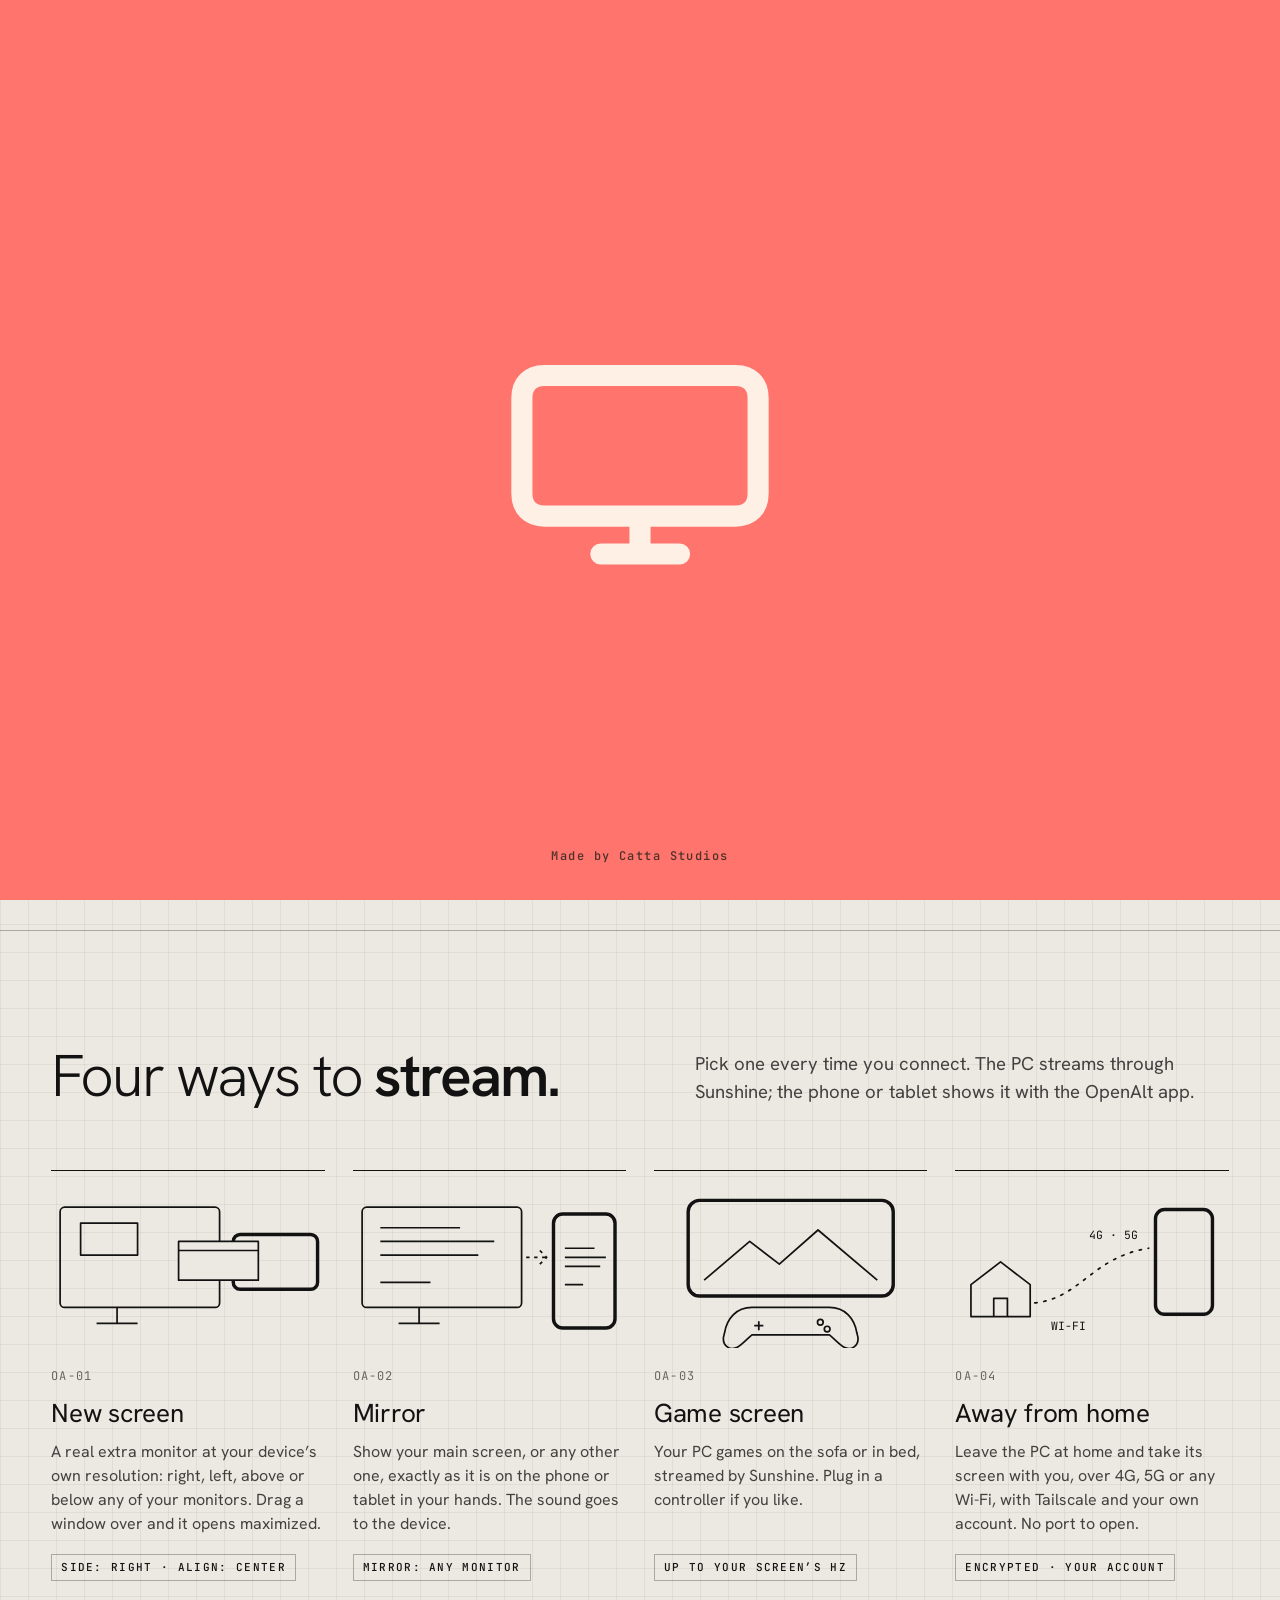
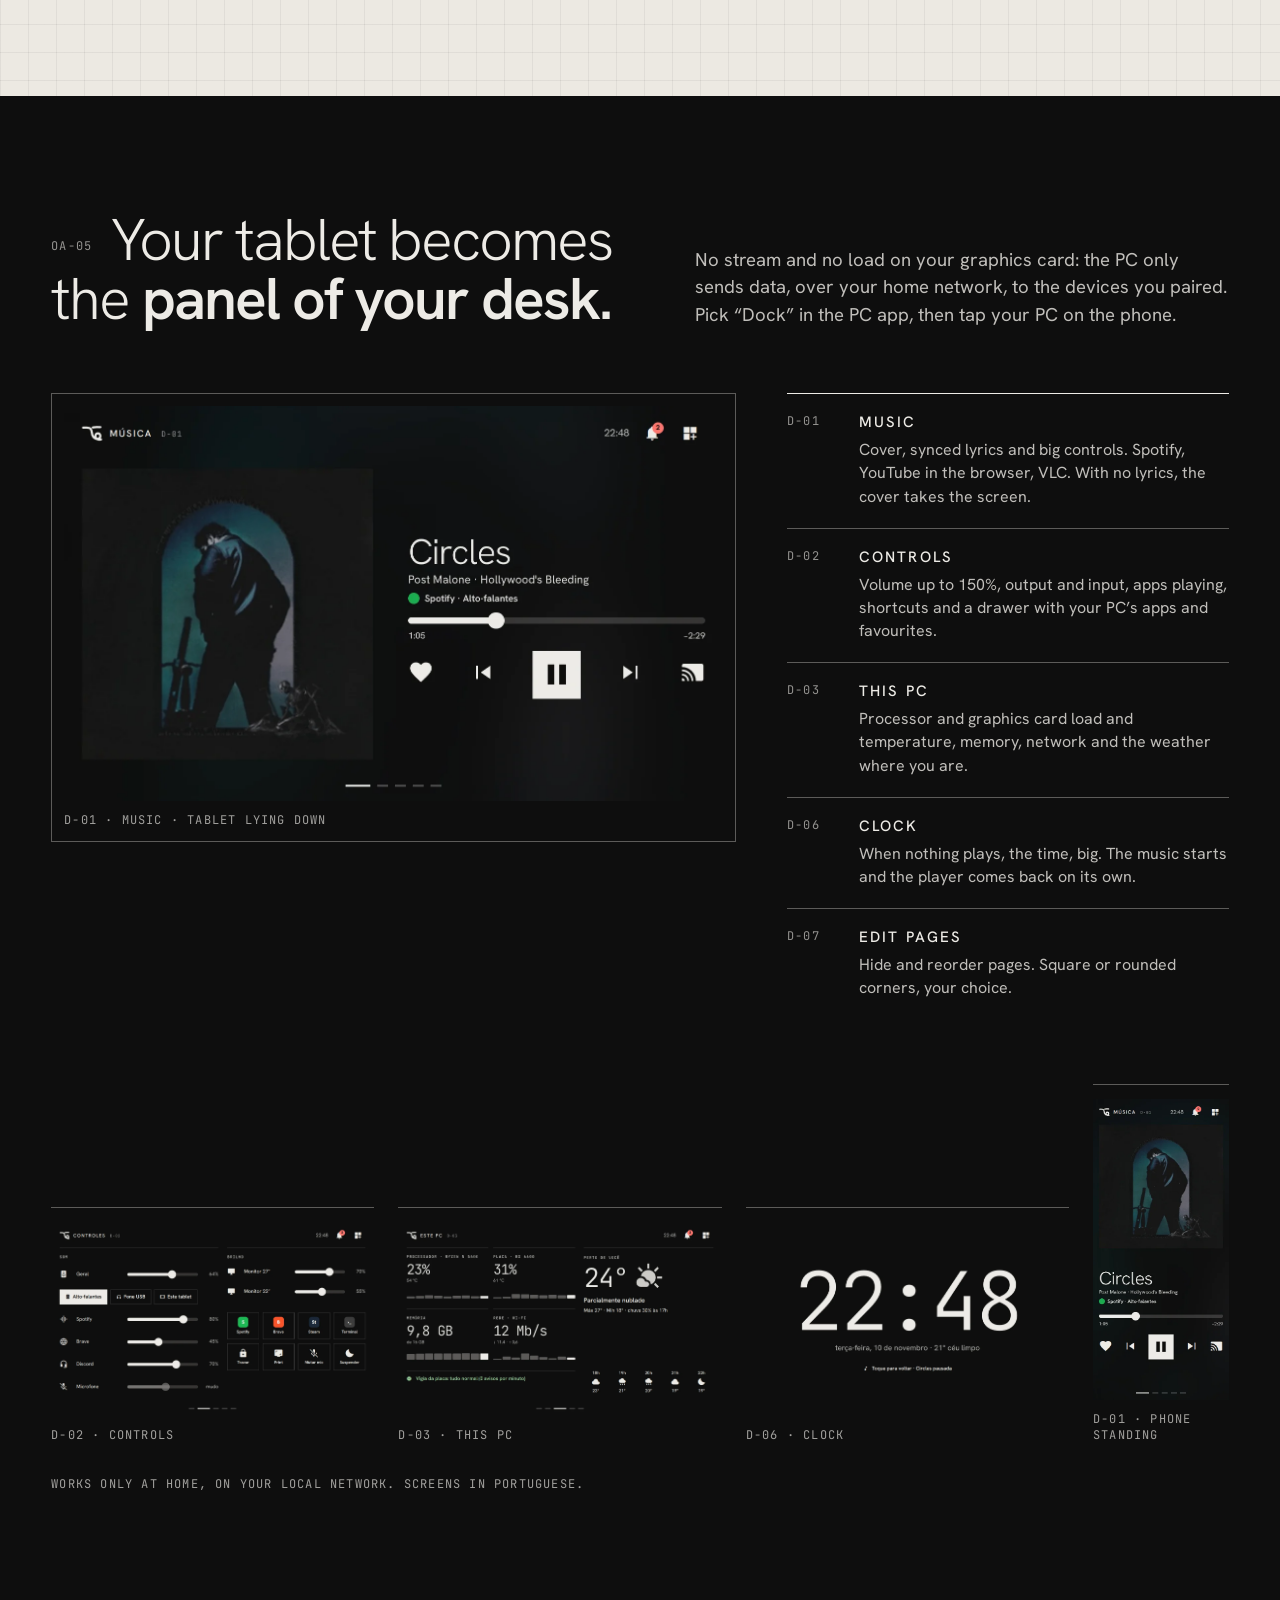
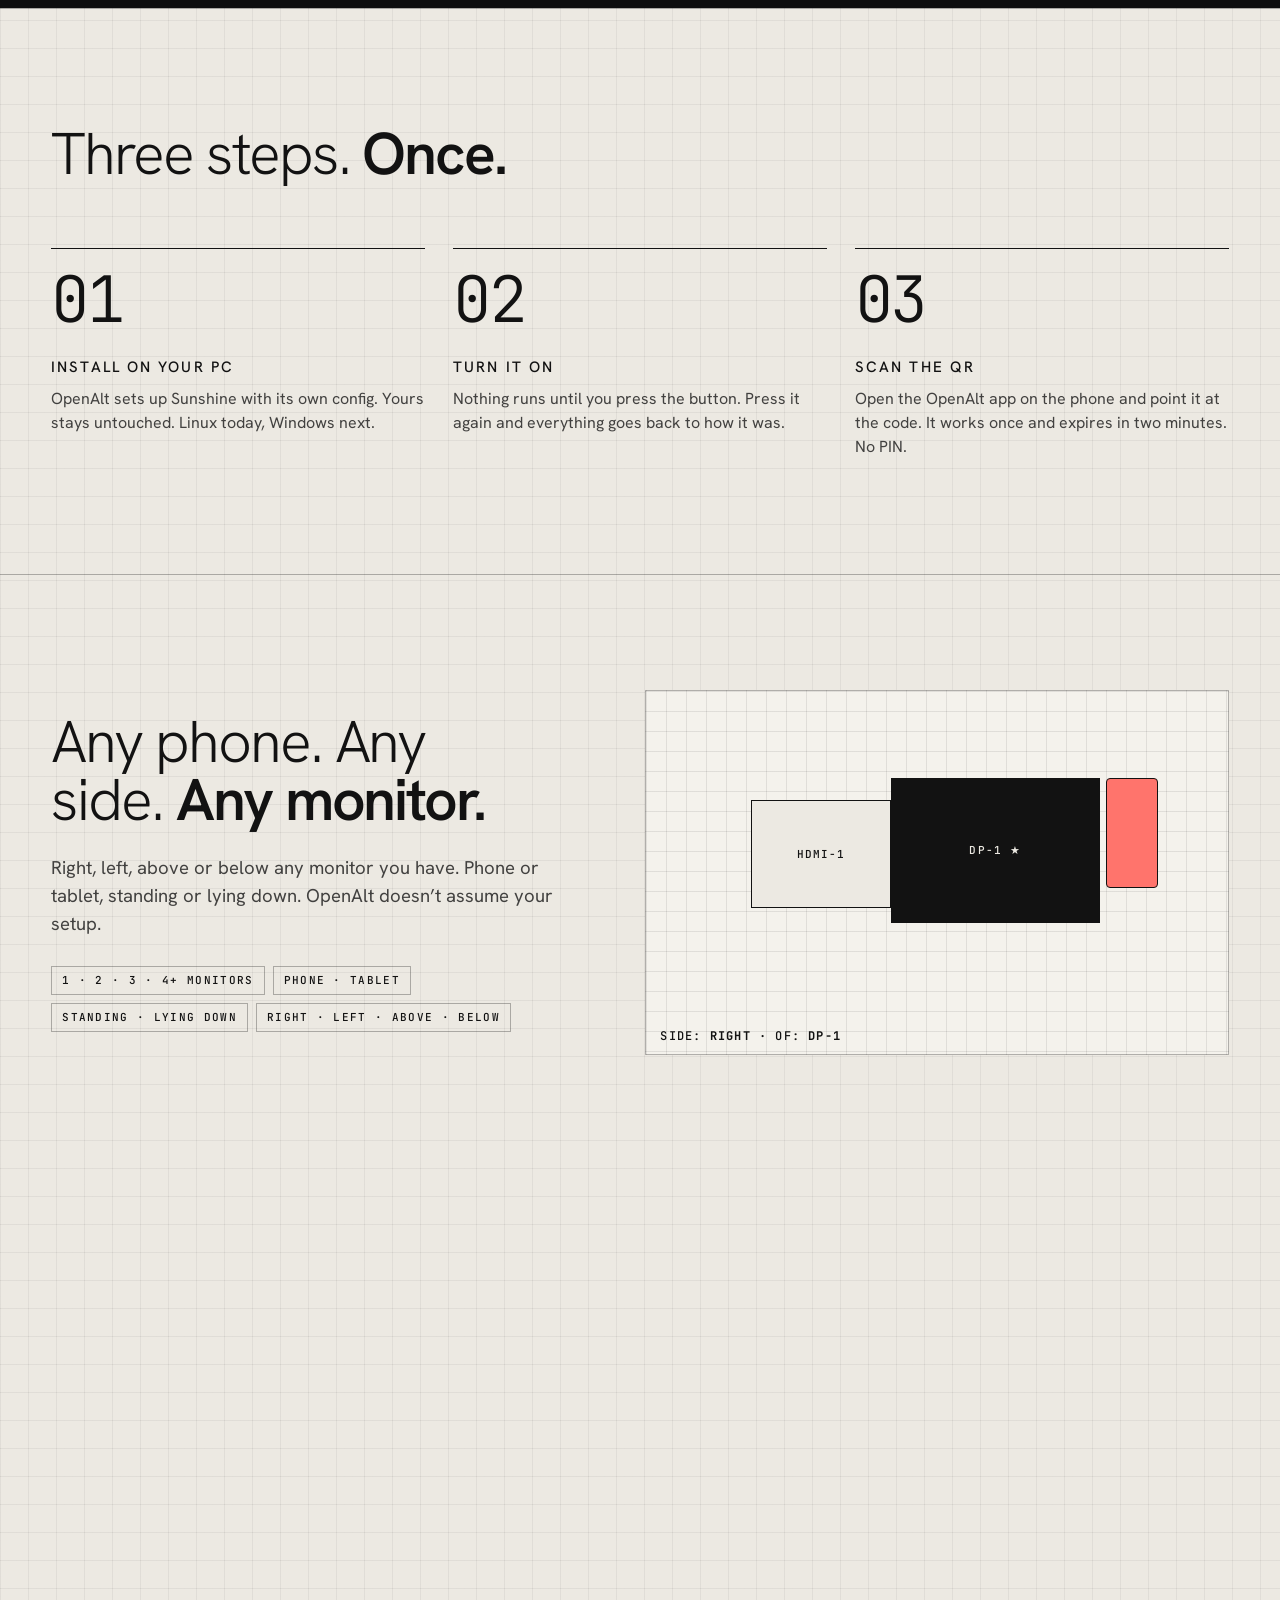
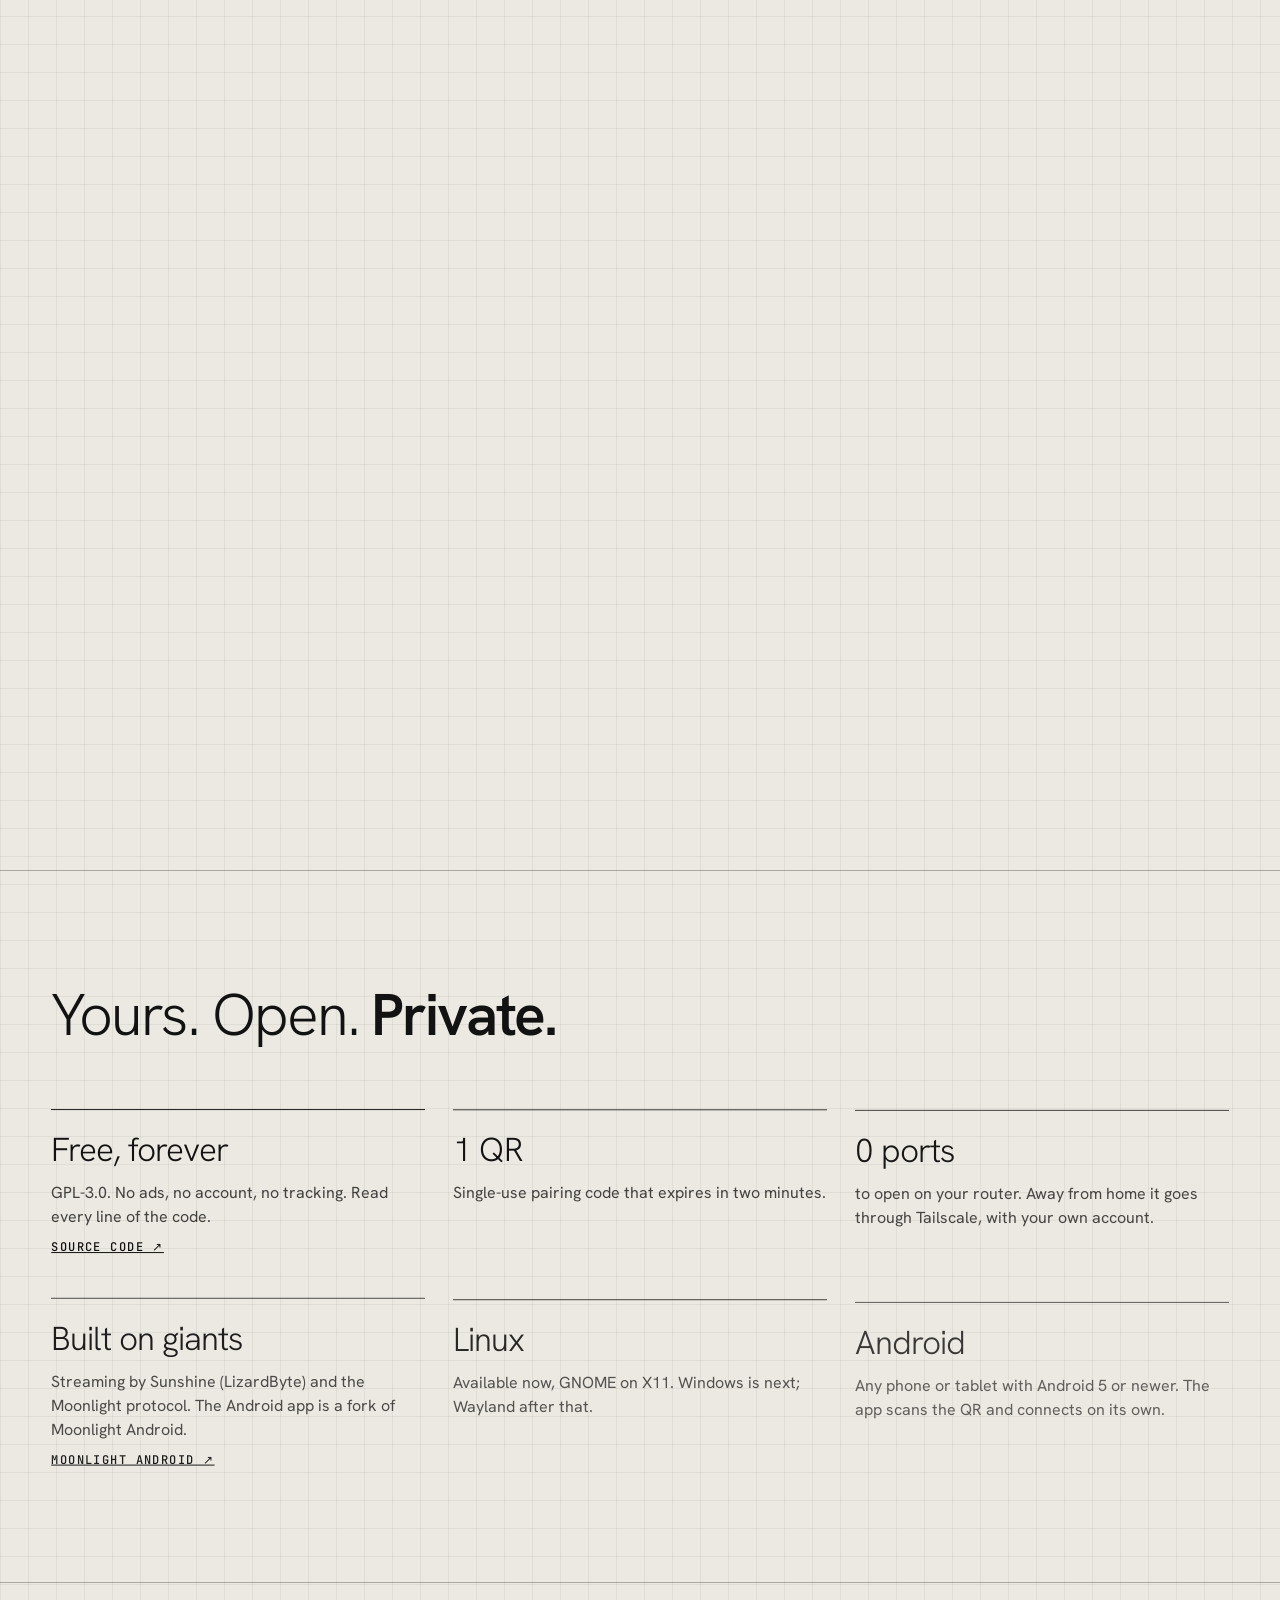
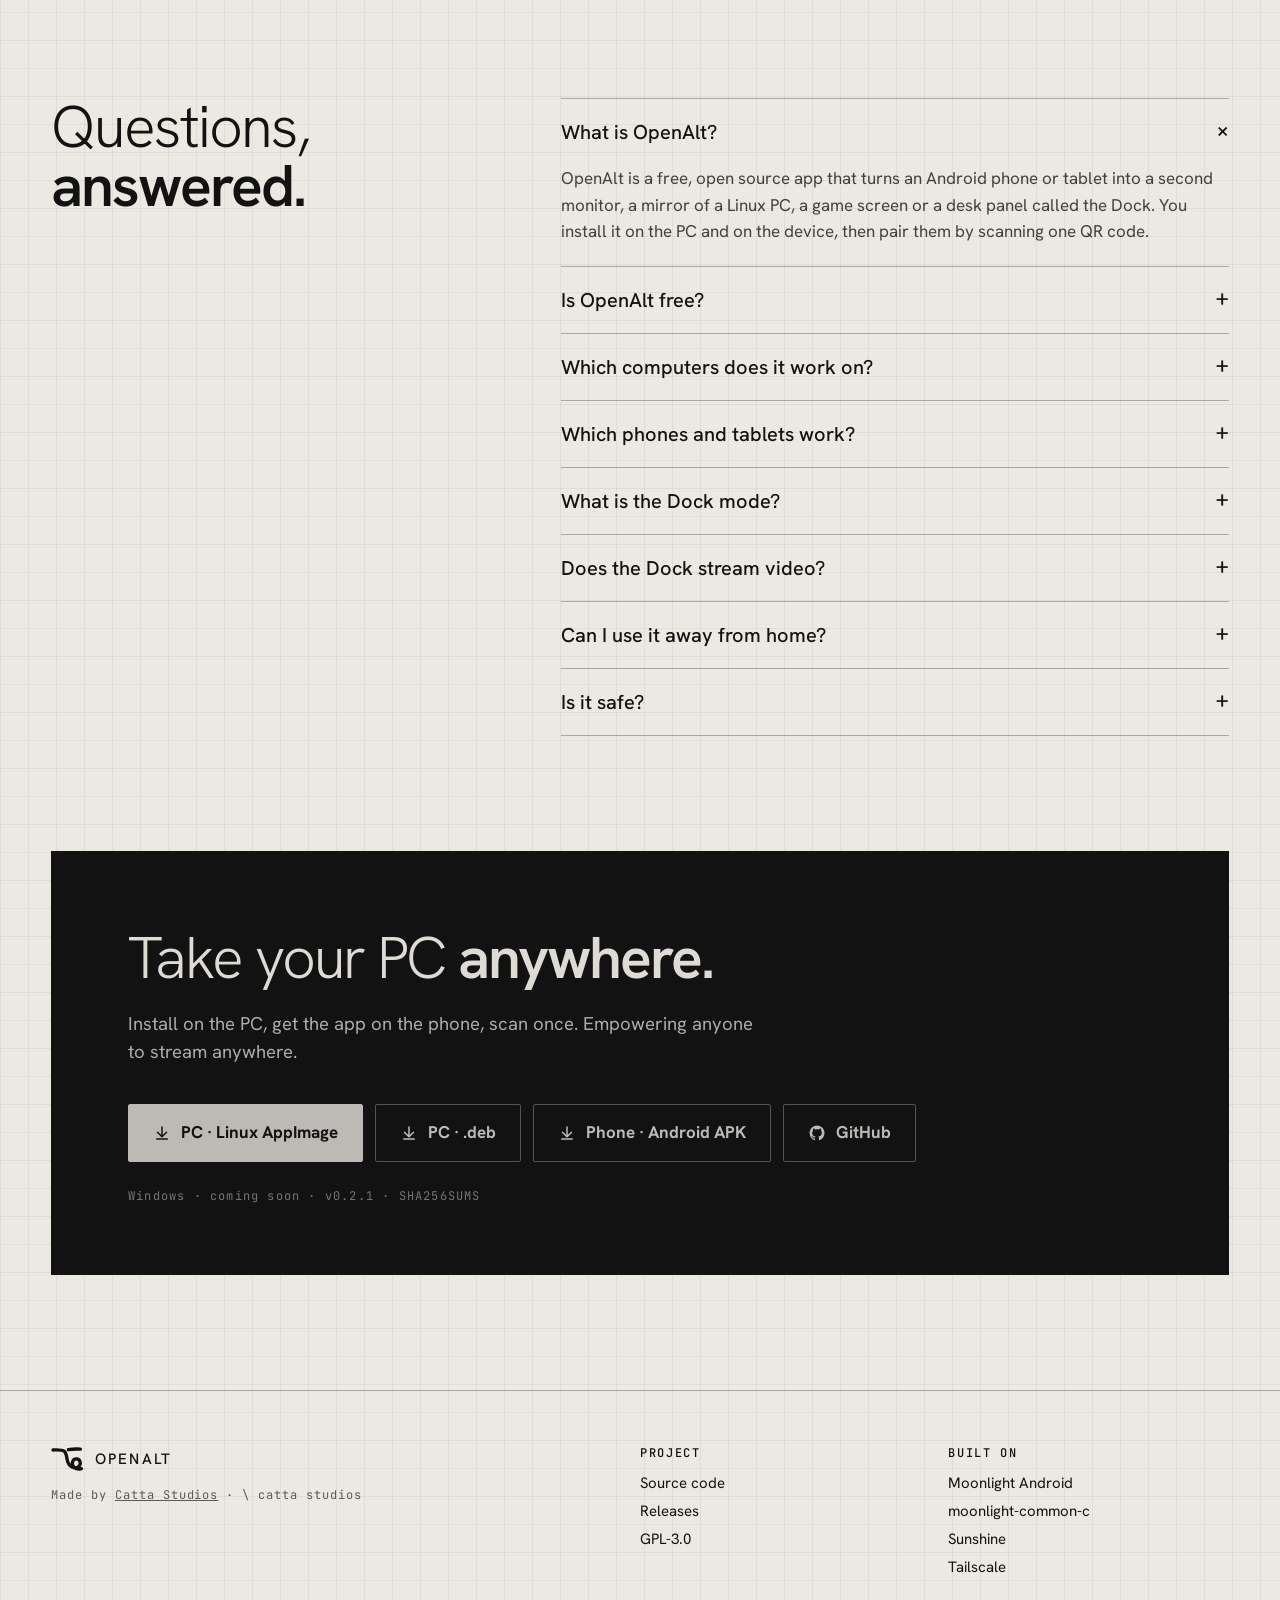
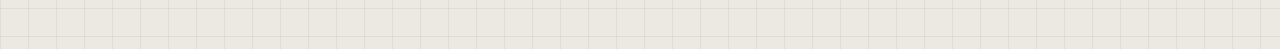
<file: site/index.html>
<!doctype html>
<html lang="en"><head>
  <meta charset="utf-8">
  <meta name="viewport" content="width=device-width, initial-scale=1">
  <!-- Fonte: esta página (inglês). pt/ e es/ são geradas dela por scripts/idiomas.mjs; não edite as cópias. -->
  <title data-i18n="meta.title">OpenAlt — Your phone as a second monitor, mirror or desk panel for your PC</title>
  <meta name="description" data-i18n-content="meta.desc" content="Free and open source app that turns an Android phone or tablet into a second monitor, a mirror of your Linux PC, a game screen or a desk panel with music, lyrics and controls. Pair with one QR code.">
  <meta name="theme-color" content="#ECE9E2">
  <link rel="canonical" href="https://cattastudios.com.br/openalt-releases/">
  <link rel="alternate" hreflang="en" href="https://cattastudios.com.br/openalt-releases/">
  <link rel="alternate" hreflang="pt-BR" href="https://cattastudios.com.br/openalt-releases/pt/">
  <link rel="alternate" hreflang="es" href="https://cattastudios.com.br/openalt-releases/es/">
  <link rel="alternate" hreflang="x-default" href="https://cattastudios.com.br/openalt-releases/">
  <meta property="og:type" content="website">
  <meta property="og:site_name" content="OpenAlt">
  <meta property="og:url" content="https://cattastudios.com.br/openalt-releases/">
  <meta property="og:locale" content="en_US">
  <meta property="og:title" data-i18n-content="og.title" content="OpenAlt — Empowering anyone to stream anywhere">
  <meta property="og:description" data-i18n-content="og.desc" content="Your Android phone or tablet as a second monitor, a mirror, a game screen or a desk panel for your PC. Free and open source.">
  <meta property="og:image" content="https://cattastudios.com.br/openalt-releases/img/og.png">
  <meta property="og:image:width" content="1200">
  <meta property="og:image:height" content="630">
  <meta name="twitter:card" content="summary_large_image">
  <link rel="icon" href="img/icon.svg" type="image/svg+xml">
  <link rel="preload" href="fonts/hanken-grotesk-wght.ttf" as="font" type="font/ttf" crossorigin="">
  <link rel="stylesheet" href="css/site.css">
  <link rel="stylesheet" href="css/intro.css">
  <script type="application/ld+json" id="ld-app">
{
  "@context": "https://schema.org",
  "@type": "SoftwareApplication",
  "name": "OpenAlt",
  "url": "https://cattastudios.com.br/openalt-releases/",
  "description": "Free and open source app that turns an Android phone or tablet into a second monitor, a mirror of your Linux PC, a game screen or a desk panel with music, lyrics and controls. Pair with one QR code.",
  "inLanguage": "en",
  "applicationCategory": "UtilitiesApplication",
  "operatingSystem": "Linux (GNOME on X11), Android 5+",
  "softwareVersion": "0.2.1",
  "license": "https://www.gnu.org/licenses/gpl-3.0.html",
  "isAccessibleForFree": true,
  "offers": {
    "@type": "Offer",
    "price": "0",
    "priceCurrency": "USD"
  },
  "downloadUrl": "https://github.com/berelels/openalt-releases/releases/tag/v0.2.1",
  "screenshot": "https://cattastudios.com.br/openalt-releases/img/dock/musica.webp",
  "image": "https://cattastudios.com.br/openalt-releases/img/og.png",
  "featureList": [
    "New screen: One more monitor, on any side of any monitor.",
    "Mirror: Any monitor of your PC, exactly as it is, in your hands.",
    "Game: Your PC games on the sofa, with or without a controller.",
    "Away from home: Over 4G, 5G or any Wi-Fi, through Tailscale.",
    "Dock: A desk panel for your PC, without streaming. Music, controls, stats."
  ],
  "author": {
    "@type": "Organization",
    "name": "Catta Studios",
    "url": "https://berelels.github.io"
  },
  "codeRepository": "https://github.com/berelels/openalt-releases"
}
</script>
  <script type="application/ld+json" id="ld-faq">
{
  "@context": "https://schema.org",
  "@type": "FAQPage",
  "inLanguage": "en",
  "mainEntity": [
    {
      "@type": "Question",
      "name": "What is OpenAlt?",
      "acceptedAnswer": {
        "@type": "Answer",
        "text": "OpenAlt is a free, open source app that turns an Android phone or tablet into a second monitor, a mirror of a Linux PC, a game screen or a desk panel called the Dock. You install it on the PC and on the device, then pair them by scanning one QR code."
      }
    },
    {
      "@type": "Question",
      "name": "Is OpenAlt free?",
      "acceptedAnswer": {
        "@type": "Answer",
        "text": "Yes. OpenAlt is licensed under GPL-3.0, with no ads, no account and no subscription. The downloads and the source code of every version are on GitHub."
      }
    },
    {
      "@type": "Question",
      "name": "Which computers does it work on?",
      "acceptedAnswer": {
        "@type": "Answer",
        "text": "Linux PCs with GNOME on X11 today: an AppImage for any distribution and a .deb for Ubuntu, Debian, Zorin and Pop!_OS. Windows is next; Wayland comes after that."
      }
    },
    {
      "@type": "Question",
      "name": "Which phones and tablets work?",
      "acceptedAnswer": {
        "@type": "Answer",
        "text": "Any phone or tablet with Android 5 or newer, standing or lying down, placed on any side of any monitor."
      }
    },
    {
      "@type": "Question",
      "name": "What is the Dock mode?",
      "acceptedAnswer": {
        "@type": "Answer",
        "text": "The Dock, new in version 0.2.0, turns a phone or tablet into a desk panel beside your monitor: music with cover and synced lyrics, volume up to 150% and audio devices, shortcuts and your PC’s apps, processor and graphics card temperature, the weather, and a big clock when nothing plays."
      }
    },
    {
      "@type": "Question",
      "name": "Does the Dock stream video?",
      "acceptedAnswer": {
        "@type": "Answer",
        "text": "No. The PC only sends data (the song, the volume, the temperatures) over your home network, so it doesn’t load the graphics card. It works only on the local network and only with devices you paired."
      }
    },
    {
      "@type": "Question",
      "name": "Can I use it away from home?",
      "acceptedAnswer": {
        "@type": "Answer",
        "text": "Yes, to mirror your PC over 4G, 5G or any Wi-Fi, through your own Tailscale account, with no router port to open. The Dock works only at home."
      }
    },
    {
      "@type": "Question",
      "name": "Is it safe?",
      "acceptedAnswer": {
        "@type": "Answer",
        "text": "Pairing uses a single-use QR code that expires in two minutes, with no PIN. The PC only accepts devices you paired, and forgetting a device cuts it off from the stream and the Dock at once. Nothing about you is sent anywhere."
      }
    }
  ]
}
</script>
  <script src="vendor/gsap.min.js" defer=""></script>
  <script src="vendor/ScrollTrigger.min.js" defer=""></script>
  <script src="js/i18n.js" defer=""></script>
  <script src="js/intro.js" defer=""></script>
  <script src="js/main.js" defer=""></script>
  <!-- sem JavaScript, sem abertura: a página aparece direto -->
  <noscript><style>.intro { display: none; } body.intro-on { overflow: auto; }</style></noscript>
</head>
<body class="intro-on">
<!-- a abertura dos apps (js/intro.js, cópia de desktop/src/renderer/intro.ts); aqui não dá para pular -->
<div class="intro boot" id="intro" aria-hidden="true"></div>
<a class="skip" href="#main" data-i18n="skip">Skip to content</a>

<svg width="0" height="0" style="position:absolute" aria-hidden="true">
  <defs>
    <symbol id="i-logo" viewBox="64 120 380 300" fill="none" stroke="currentColor" stroke-width="40" stroke-linecap="round" stroke-linejoin="round"><path d="M86 156c62-2 108-6 136 16 30 24 26 80 40 124 18 56 78 92 126 64 40-24 30-90-14-96-50-8-72 52-40 92 22 28 62 34 92 24"></path><path d="M270 152c50-8 96-10 144-6"></path></symbol>
    <symbol id="i-down" viewBox="0 0 24 24" fill="none" stroke="currentColor" stroke-width="2" stroke-linecap="round" stroke-linejoin="round"><path d="M12 4v12M6 11l6 6 6-6M5 20h14"></path></symbol>
    <symbol id="i-gh" viewBox="0 0 24 24" fill="currentColor"><path d="M12 2a10 10 0 0 0-3.16 19.49c.5.09.68-.22.68-.48v-1.7c-2.78.6-3.37-1.34-3.37-1.34-.45-1.16-1.11-1.47-1.11-1.47-.91-.62.07-.61.07-.61 1 .07 1.53 1.03 1.53 1.03.9 1.53 2.35 1.09 2.92.83.09-.65.35-1.09.64-1.34-2.22-.25-4.56-1.11-4.56-4.94 0-1.09.39-1.98 1.03-2.68-.1-.25-.45-1.27.1-2.65 0 0 .84-.27 2.75 1.02a9.5 9.5 0 0 1 5 0c1.91-1.29 2.75-1.02 2.75-1.02.55 1.38.2 2.4.1 2.65.64.7 1.03 1.59 1.03 2.68 0 3.84-2.34 4.69-4.57 4.93.36.31.68.92.68 1.86v2.76c0 .27.18.58.69.48A10 10 0 0 0 12 2z"></path></symbol>
    <symbol id="i-plus" viewBox="0 0 24 24" fill="none" stroke="currentColor" stroke-width="1.8" stroke-linecap="round"><path d="M12 5v14M5 12h14"></path></symbol>
  </defs>
</svg>

<header class="nav" id="nav">
  <div class="wrap bar">
    <a class="brand" href="#top" aria-label="OpenAlt"><svg aria-hidden="true"><use href="#i-logo"></use></svg><b>OPENALT</b><span class="code">OA-00</span></a>
    <nav class="links" aria-label="Sections" data-i18n-aria="nav.label">
      <a href="#modes" data-i18n="nav.modes">Modes</a><a href="#dock" data-i18n="nav.dock">Dock</a><a href="#how" data-i18n="nav.how">How it works</a><a href="#faq" data-i18n="nav.faq">Questions</a>
    </nav>
    <div class="lang" role="group" aria-label="Language" data-i18n-aria="lang.label">
      <a data-lang-link="en" href="./" hreflang="en" aria-current="true">EN</a><a data-lang-link="pt" href="pt/" hreflang="pt-BR">PT</a><a data-lang-link="es" href="es/" hreflang="es">ES</a>
    </div>
    <a class="btn fill small" href="#download"><svg aria-hidden="true"><use href="#i-down"></use></svg><span data-i18n="nav.download">Download</span></a>
  </div>
</header>

<main id="main">
<!-- ── herói: a ficha do catálogo ───────────────────────── -->
<section class="hero" id="top">
  <div class="wrap hero-grid">
    <div class="hero-text">
      <h1 class="h1" data-i18n="hero.title" data-split="">Empowering anyone to stream <b>anywhere.</b></h1>
      <p class="lede" data-i18n="hero.lede">Your Android phone or tablet becomes a second monitor, a mirror of your PC, a game screen and, new in 0.2.0, a desk panel with your music, volume and PC stats. Pair it with one QR code.</p>
      <div class="ctas">
        <a class="btn fill lg" href="#download"><svg aria-hidden="true"><use href="#i-down"></use></svg><span data-i18n="hero.cta">Get it for Linux</span></a>
        <a class="btn lg" href="#dock" data-i18n="hero.cta2">Meet the Dock</a>
        <p class="tagline" data-i18n="hero.tag">v0.2.1 · GPL-3.0<br>free, no account</p>
      </div>
    </div>
    <!-- a mesa: monitor e tablet no suporte, lado a lado, com as cotas do catálogo -->
    <svg class="desk" viewBox="0 0 640 480" role="img" aria-labelledby="deskDesc">
      <desc id="deskDesc" data-i18n="hero.art">A monitor and, beside it on the same desk, a tablet on a stand showing the OpenAlt Dock playing Circles by Post Malone.</desc>
      <g class="ink" fill="none" stroke="currentColor" stroke-width="2" stroke-linejoin="round">
        <rect class="draw" x="8" y="70" width="344" height="214" rx="8" fill="var(--sheet)"></rect>
        <rect class="draw" x="30" y="92" width="168" height="110" fill="var(--bone)" stroke-width="1.5"></rect>
        <path class="draw" d="M30 108h168" stroke-width="1.5"></path>
        <rect class="draw" x="150" y="140" width="178" height="118" fill="var(--bone)" stroke-width="1.5"></rect>
        <path class="draw" d="M150 156h178" stroke-width="1.5"></path>
        <path class="draw" d="M164 284v118M196 284v118M118 420v-14h124v14"></path>
        <path class="draw desk-line" d="M0 420h640" stroke-width="1.5"></path>
        <path class="draw" d="M476 398l-18 22M532 398l18 22" stroke-width="2"></path>
      </g>
      <g class="tablet">
        <rect x="374" y="234" width="262" height="164" rx="14" fill="#121212"></rect>
        <image href="img/dock/musica.webp" x="384" y="244" width="242" height="145.2" preserveAspectRatio="xMidYMid slice"></image>
      </g>
      <g class="dims" fill="currentColor" stroke="currentColor">
        <path d="M8 46h44" stroke-width="1"></path><text x="60" y="50" stroke="none" data-i18n="dim.monitor">Monitor · DP-1</text>
        <path d="M636 210h-36" stroke-width="1"></path><text x="592" y="214" text-anchor="end" stroke="none" data-i18n="dim.tablet">D-01 · Music</text>
        <path d="M8 444v12M8 450h628M636 444v12" stroke-width="1" fill="none"></path><text x="322" y="474" text-anchor="middle" stroke="none" data-i18n="dim.desk">Same desk · home network</text>
      </g>
    </svg>
  </div>

  <!-- índice do catálogo: os cinco modos -->
  <ol class="wrap index" aria-label="Catalogue" data-i18n-aria="idx.label">
    <li><a href="#m1"><span class="code">OA-01</span><h2 data-i18n="i1.t">New screen</h2><p data-i18n="i1.p">One more monitor, on any side of any monitor.</p></a></li>
    <li><a href="#m2"><span class="code">OA-02</span><h2 data-i18n="i2.t">Mirror</h2><p data-i18n="i2.p">Any monitor of your PC, exactly as it is, in your hands.</p></a></li>
    <li><a href="#m3"><span class="code">OA-03</span><h2 data-i18n="i3.t">Game</h2><p data-i18n="i3.p">Your PC games on the sofa, with or without a controller.</p></a></li>
    <li><a href="#m4"><span class="code">OA-04</span><h2 data-i18n="i4.t">Away from home</h2><p data-i18n="i4.p">Over 4G, 5G or any Wi-Fi, through Tailscale.</p></a></li>
    <li class="is-new"><a href="#dock"><span class="code">OA-05 <span class="new" data-i18n="new">New</span></span><h2 data-i18n="i5.t">Dock</h2><p data-i18n="i5.p">A desk panel for your PC, without streaming. Music, controls, stats.</p></a></li>
  </ol>
</section>

<!-- ── os quatro modos com stream ──────────────────────── -->
<section class="sec modes" id="modes" aria-labelledby="modesTitle">
  <div class="wrap">
    <header class="sec-head">
      <h2 class="h2" id="modesTitle" data-i18n="modes.title">Four ways to <b>stream.</b></h2>
      <p class="lede" data-i18n="modes.lede">Pick one every time you connect. The PC streams through Sunshine; the phone or tablet shows it with the OpenAlt app.</p>
    </header>
    <div class="entries">
      <article class="entry" id="m1">
        <svg class="art" viewBox="0 0 240 140" aria-hidden="true"><g fill="none" stroke="currentColor" stroke-width="1.5" stroke-linejoin="round">
          <rect x="8" y="16" width="140" height="88" rx="4"></rect><path d="M58 104v14M40 118h36"></path>
          <rect x="160" y="40" width="74" height="48" rx="6" stroke-width="3"></rect>
          <rect x="112" y="46" width="70" height="34" fill="var(--bone)"></rect><path d="M112 54h70"></path>
          <path d="M26 30h50v28H26z"></path></g></svg>
        <span class="code">OA-01</span><h3 data-i18n="p1.title">New screen</h3>
        <p data-i18n="p1.text">A real extra monitor at your device’s own resolution: right, left, above or below any of your monitors. Drag a window over and it opens maximized.</p>
        <span class="tag" data-i18n="p1.tag">side: right · align: center</span>
      </article>
      <article class="entry" id="m2">
        <svg class="art" viewBox="0 0 240 140" aria-hidden="true"><g fill="none" stroke="currentColor" stroke-width="1.5" stroke-linejoin="round">
          <rect x="8" y="16" width="140" height="88" rx="4"></rect><path d="M58 104v14M40 118h36"></path>
          <path d="M24 34h70M24 46h100M24 58h86M24 82h44"></path>
          <rect x="176" y="22" width="54" height="100" rx="8" stroke-width="3"></rect>
          <path d="M186 52h26M186 60h36M186 68h31M186 84h16"></path>
          <path d="M152 60h18M164 54l6 6-6 6" stroke-dasharray="3 4"></path></g></svg>
        <span class="code">OA-02</span><h3 data-i18n="p2.title">Mirror</h3>
        <p data-i18n="p2.text">Show your main screen, or any other one, exactly as it is on the phone or tablet in your hands. The sound goes to the device.</p>
        <span class="tag" data-i18n="p2.tag">mirror: any monitor</span>
      </article>
      <article class="entry" id="m3">
        <svg class="art" viewBox="0 0 240 140" aria-hidden="true"><g fill="none" stroke="currentColor" stroke-width="1.5" stroke-linejoin="round">
          <rect x="30" y="10" width="180" height="84" rx="10" stroke-width="3"></rect>
          <path d="M44 80l40-34 26 20 34-30 52 44"></path>
          <path d="M86 104h68c14 0 22 10 24 22l1 4c1 8-6 12-12 9-5-3-9-8-13-11H86c-4 3-8 8-13 11-6 3-13-1-12-9l1-4c2-12 10-22 24-22z"></path>
          <path d="M92 116v8M88 120h8"></path><circle cx="146" cy="117" r="2.5"></circle><circle cx="152" cy="123" r="2.5"></circle></g></svg>
        <span class="code">OA-03</span><h3 data-i18n="p3.title">Game screen</h3>
        <p data-i18n="p3.text">Your PC games on the sofa or in bed, streamed by Sunshine. Plug in a controller if you like.</p>
        <span class="tag" data-i18n="p3.tag">up to your screen’s Hz</span>
      </article>
      <article class="entry" id="m4">
        <svg class="art" viewBox="0 0 240 140" aria-hidden="true"><g fill="none" stroke="currentColor" stroke-width="1.5" stroke-linejoin="round">
          <path d="M14 112V84l26-20 26 20v28z"></path><path d="M34 112V96h12v16"></path>
          <path d="M70 100C110 96 120 60 170 52" stroke-dasharray="2 6" stroke-linecap="round"></path>
          <rect x="176" y="18" width="50" height="92" rx="8" stroke-width="3"></rect>
          <text x="84" y="124" font-size="10" stroke="none" fill="currentColor" font-family="var(--mono)">WI-FI</text>
          <text x="118" y="44" font-size="10" stroke="none" fill="currentColor" font-family="var(--mono)">4G · 5G</text></g></svg>
        <span class="code">OA-04</span><h3 data-i18n="p4.title">Away from home</h3>
        <p data-i18n="p4.text">Leave the PC at home and take its screen with you, over 4G, 5G or any Wi-Fi, with Tailscale and your own account. No port to open.</p>
        <span class="tag" data-i18n="p4.tag">encrypted · your account</span>
      </article>
    </div>
  </div>
</section>

<!-- ── o Dock: a página vira noite ─────────────────────── -->
<section class="sec night dock" id="dock" aria-labelledby="dockTitle">
  <div class="wrap">
    <header class="sec-head">
      <h2 class="h2" id="dockTitle"><span class="code">OA-05</span> <span data-i18n="dock.title">Your tablet becomes the <b>panel of your desk.</b></span></h2>
      <p class="lede" data-i18n="dock.lede">No stream and no load on your graphics card: the PC only sends data, over your home network, to the devices you paired. Pick “Dock” in the PC app, then tap your PC on the phone.</p>
    </header>
    <div class="spread">
      <figure class="shot">
        <img src="img/dock/musica.webp" width="1333" height="800" alt="The Dock’s Music page: the cover of Hollywood’s Bleeding, Circles by Post Malone, the time bar and big controls." data-i18n-alt="dock.alt">
        <figcaption data-i18n="dock.fig">D-01 · Music · tablet lying down</figcaption>
      </figure>
      <ol class="pages">
        <li><span class="code">D-01</span><h3 data-i18n="d1.t">Music</h3><p data-i18n="d1.p">Cover, synced lyrics and big controls. Spotify, YouTube in the browser, VLC. With no lyrics, the cover takes the screen.</p></li>
        <li><span class="code">D-02</span><h3 data-i18n="d2.t">Controls</h3><p data-i18n="d2.p">Volume up to 150%, output and input, apps playing, shortcuts and a drawer with your PC’s apps and favourites.</p></li>
        <li><span class="code">D-03</span><h3 data-i18n="d3.t">This PC</h3><p data-i18n="d3.p">Processor and graphics card load and temperature, memory, network and the weather where you are.</p></li>
        <li><span class="code">D-06</span><h3 data-i18n="d6.t">Clock</h3><p data-i18n="d6.p">When nothing plays, the time, big. The music starts and the player comes back on its own.</p></li>
        <li><span class="code">D-07</span><h3 data-i18n="d7.t">Edit pages</h3><p data-i18n="d7.p">Hide and reorder pages. Square or rounded corners, your choice.</p></li>
      </ol>
    </div>
    <div class="strip">
      <figure><img src="img/dock/controles.webp" width="1333" height="800" loading="lazy" alt="D-02 · Controls" data-i18n-alt="dock.s2"><figcaption data-i18n="dock.s2">D-02 · Controls</figcaption></figure>
      <figure><img src="img/dock/este-pc.webp" width="1333" height="800" loading="lazy" alt="D-03 · This PC" data-i18n-alt="dock.s3"><figcaption data-i18n="dock.s3">D-03 · This PC</figcaption></figure>
      <figure><img src="img/dock/relogio.webp" width="1333" height="800" loading="lazy" alt="D-06 · Clock" data-i18n-alt="dock.s6"><figcaption data-i18n="dock.s6">D-06 · Clock</figcaption></figure>
      <figure class="phone"><img src="img/dock/musica-celular.webp" width="412" height="915" loading="lazy" alt="D-01 · phone standing" data-i18n-alt="dock.sp"><figcaption data-i18n="dock.sp">D-01 · phone standing</figcaption></figure>
    </div>
    <p class="note" data-i18n="dock.note">Works only at home, on your local network. Screens in Portuguese.</p>
  </div>
</section>

<!-- ── como funciona ─────────────────────────────────── -->
<section class="sec how" id="how" aria-labelledby="howTitle">
  <div class="wrap">
    <header class="sec-head"><h2 class="h2" id="howTitle" data-i18n="how.title">Three steps. <b>Once.</b></h2></header>
    <ol class="steps">
      <li><span class="n">01</span><h3 data-i18n="s1.title">Install on your PC</h3><p data-i18n="s1.text">OpenAlt sets up Sunshine with its own config. Yours stays untouched. Linux today, Windows next.</p></li>
      <li><span class="n">02</span><h3 data-i18n="s2.title">Turn it on</h3><p data-i18n="s2.text">Nothing runs until you press the button. Press it again and everything goes back to how it was.</p></li>
      <li><span class="n">03</span><h3 data-i18n="s3.title">Scan the QR</h3><p data-i18n="s3.text">Open the OpenAlt app on the phone and point it at the code. It works once and expires in two minutes. No PIN.</p></li>
    </ol>
  </div>
</section>

<!-- ── qualquer lado ─────────────────────────────────── -->
<section class="sec sides" id="sides" aria-labelledby="sidesTitle">
  <div class="wrap grid2">
    <div>
      <h2 class="h2" id="sidesTitle" data-i18n="sides.title">Any phone. Any side. <b>Any monitor.</b></h2>
      <p class="lede" data-i18n="sides.lede">Right, left, above or below any monitor you have. Phone or tablet, standing or lying down. OpenAlt doesn’t assume your setup.</p>
      <ul class="chips"><li data-i18n="chip1">1 · 2 · 3 · 4+ monitors</li><li data-i18n="chip2">phone · tablet</li><li data-i18n="chip3">standing · lying down</li><li data-i18n="chip4">right · left · above · below</li></ul>
    </div>
    <div class="plan" id="plan" aria-hidden="true">
      <div class="mon" style="left:18%;top:30%;width:24%;height:30%">HDMI-1</div>
      <div class="mon primary" style="left:42%;top:24%;width:36%;height:40%">DP-1 ★</div>
      <div class="dev" id="planDev"></div>
      <p class="readout"><span data-i18n="plan.side">side</span>: <b id="planSide">right</b> · <span data-i18n="plan.of">of</span>: <b id="planOf">DP-1</b></p>
    </div>
  </div>
</section>

<!-- ── aberto e privado ─────────────────────────────── -->
<section class="sec open" id="open" aria-labelledby="openTitle">
  <div class="wrap">
    <header class="sec-head"><h2 class="h2" id="openTitle" data-i18n="open.title">Yours. Open. <b>Private.</b></h2></header>
    <ul class="facts">
      <li><b data-i18n="c1.b">Free, forever</b><p data-i18n="c1.p">GPL-3.0. No ads, no account, no tracking. Read every line of the code.</p><a href="https://github.com/berelels/openalt-releases#source-code" data-i18n="c1.a">Source code ↗</a></li>
      <li><b data-i18n="c2.b">1 QR</b><p data-i18n="c2.p">Single-use pairing code that expires in two minutes.</p></li>
      <li><b data-i18n="c3.b">0 ports</b><p data-i18n="c3.p">to open on your router. Away from home it goes through Tailscale, with your own account.</p></li>
      <li><b data-i18n="c4.b">Built on giants</b><p data-i18n="c4.p">Streaming by Sunshine (LizardByte) and the Moonlight protocol. The Android app is a fork of Moonlight Android.</p><a href="https://github.com/moonlight-stream/moonlight-android">Moonlight Android ↗</a></li>
      <li><b data-i18n="c5.b">Linux</b><p data-i18n="c5.p">Available now, GNOME on X11. Windows is next; Wayland after that.</p></li>
      <li><b data-i18n="c6.b">Android</b><p data-i18n="c6.p">Any phone or tablet with Android 5 or newer. The app scans the QR and connects on its own.</p></li>
    </ul>
  </div>
</section>

<!-- ── perguntas (as mesmas do JSON-LD FAQPage) ─────── -->
<section class="sec faq" id="faq" aria-labelledby="faqTitle">
  <div class="wrap grid2">
    <header class="sec-head"><h2 class="h2" id="faqTitle" data-i18n="faq.title">Questions, <b>answered.</b></h2></header>
    <div class="qa">
      <details open=""><summary data-i18n="q1">What is OpenAlt?</summary><p data-i18n="a1">OpenAlt is a free, open source app that turns an Android phone or tablet into a second monitor, a mirror of a Linux PC, a game screen or a desk panel called the Dock. You install it on the PC and on the device, then pair them by scanning one QR code.</p></details>
      <details><summary data-i18n="q2">Is OpenAlt free?</summary><p data-i18n="a2">Yes. OpenAlt is licensed under GPL-3.0, with no ads, no account and no subscription. The downloads and the source code of every version are on GitHub.</p></details>
      <details><summary data-i18n="q3">Which computers does it work on?</summary><p data-i18n="a3">Linux PCs with GNOME on X11 today: an AppImage for any distribution and a .deb for Ubuntu, Debian, Zorin and Pop!_OS. Windows is next; Wayland comes after that.</p></details>
      <details><summary data-i18n="q4">Which phones and tablets work?</summary><p data-i18n="a4">Any phone or tablet with Android 5 or newer, standing or lying down, placed on any side of any monitor.</p></details>
      <details><summary data-i18n="q5">What is the Dock mode?</summary><p data-i18n="a5">The Dock, new in version 0.2.0, turns a phone or tablet into a desk panel beside your monitor: music with cover and synced lyrics, volume up to 150% and audio devices, shortcuts and your PC’s apps, processor and graphics card temperature, the weather, and a big clock when nothing plays.</p></details>
      <details><summary data-i18n="q6">Does the Dock stream video?</summary><p data-i18n="a6">No. The PC only sends data (the song, the volume, the temperatures) over your home network, so it doesn’t load the graphics card. It works only on the local network and only with devices you paired.</p></details>
      <details><summary data-i18n="q7">Can I use it away from home?</summary><p data-i18n="a7">Yes, to mirror your PC over 4G, 5G or any Wi-Fi, through your own Tailscale account, with no router port to open. The Dock works only at home.</p></details>
      <details><summary data-i18n="q8">Is it safe?</summary><p data-i18n="a8">Pairing uses a single-use QR code that expires in two minutes, with no PIN. The PC only accepts devices you paired, and forgetting a device cuts it off from the stream and the Dock at once. Nothing about you is sent anywhere.</p></details>
    </div>
  </div>
</section>

<!-- ── baixar ─────────────────────────────────────────── -->
<section class="sec download" id="download" aria-labelledby="dlTitle">
  <div class="wrap">
    <div class="dl">
      <h2 class="h2" id="dlTitle" data-i18n="dl.title">Take your PC <b>anywhere.</b></h2>
      <p class="lede" data-i18n="dl.lede">Install on the PC, get the app on the phone, scan once. Empowering anyone to stream anywhere.</p>
      <div class="plat">
        <a class="btn inv lg" href="https://github.com/berelels/openalt-releases/releases/download/v0.2.1/openalt-0.2.1-x86_64.AppImage"><svg aria-hidden="true"><use href="#i-down"></use></svg><span data-i18n="dl.linux">PC · Linux AppImage</span></a>
        <a class="btn lg" href="https://github.com/berelels/openalt-releases/releases/download/v0.2.1/openalt-0.2.1-amd64.deb"><svg aria-hidden="true"><use href="#i-down"></use></svg><span data-i18n="dl.deb">PC · .deb</span></a>
        <a class="btn lg" href="https://github.com/berelels/openalt-releases/releases/download/v0.2.1/openalt-0.2.1.apk"><svg aria-hidden="true"><use href="#i-down"></use></svg><span data-i18n="dl.android">Phone · Android APK</span></a>
        <a class="btn lg" href="https://github.com/berelels/openalt-releases"><svg aria-hidden="true"><use href="#i-gh"></use></svg>GitHub</a>
      </div>
      <p class="tagline"><span data-i18n="dl.windows">Windows · coming soon</span> · v0.2.1 · SHA256SUMS</p>
    </div>
  </div>
</section>
</main>

<footer class="foot">
  <div class="wrap cols">
    <div>
      <a class="brand" href="#top"><svg aria-hidden="true"><use href="#i-logo"></use></svg><b>OPENALT</b></a>
      <p class="sig"><span data-i18n="foot.by">Made by</span> <a href="https://berelels.github.io">Catta Studios</a> · \ catta studios</p>
    </div>
    <div><h3 data-i18n="foot.project">Project</h3><ul>
      <li><a href="https://github.com/berelels/openalt-releases#source-code" data-i18n="foot.source">Source code</a></li>
      <li><a href="https://github.com/berelels/openalt-releases/releases" data-i18n="foot.releases">Releases</a></li>
      <li><a href="https://github.com/berelels/openalt-releases/blob/main/LICENSE">GPL-3.0</a></li></ul></div>
    <div><h3 data-i18n="foot.built">Built on</h3><ul>
      <li><a href="https://github.com/moonlight-stream/moonlight-android">Moonlight Android</a></li>
      <li><a href="https://github.com/moonlight-stream/moonlight-common-c">moonlight-common-c</a></li>
      <li><a href="https://github.com/LizardByte/Sunshine">Sunshine</a></li>
      <li><a href="https://github.com/tailscale/tailscale">Tailscale</a></li></ul></div>
  </div>
</footer>






</body></html>
</file>
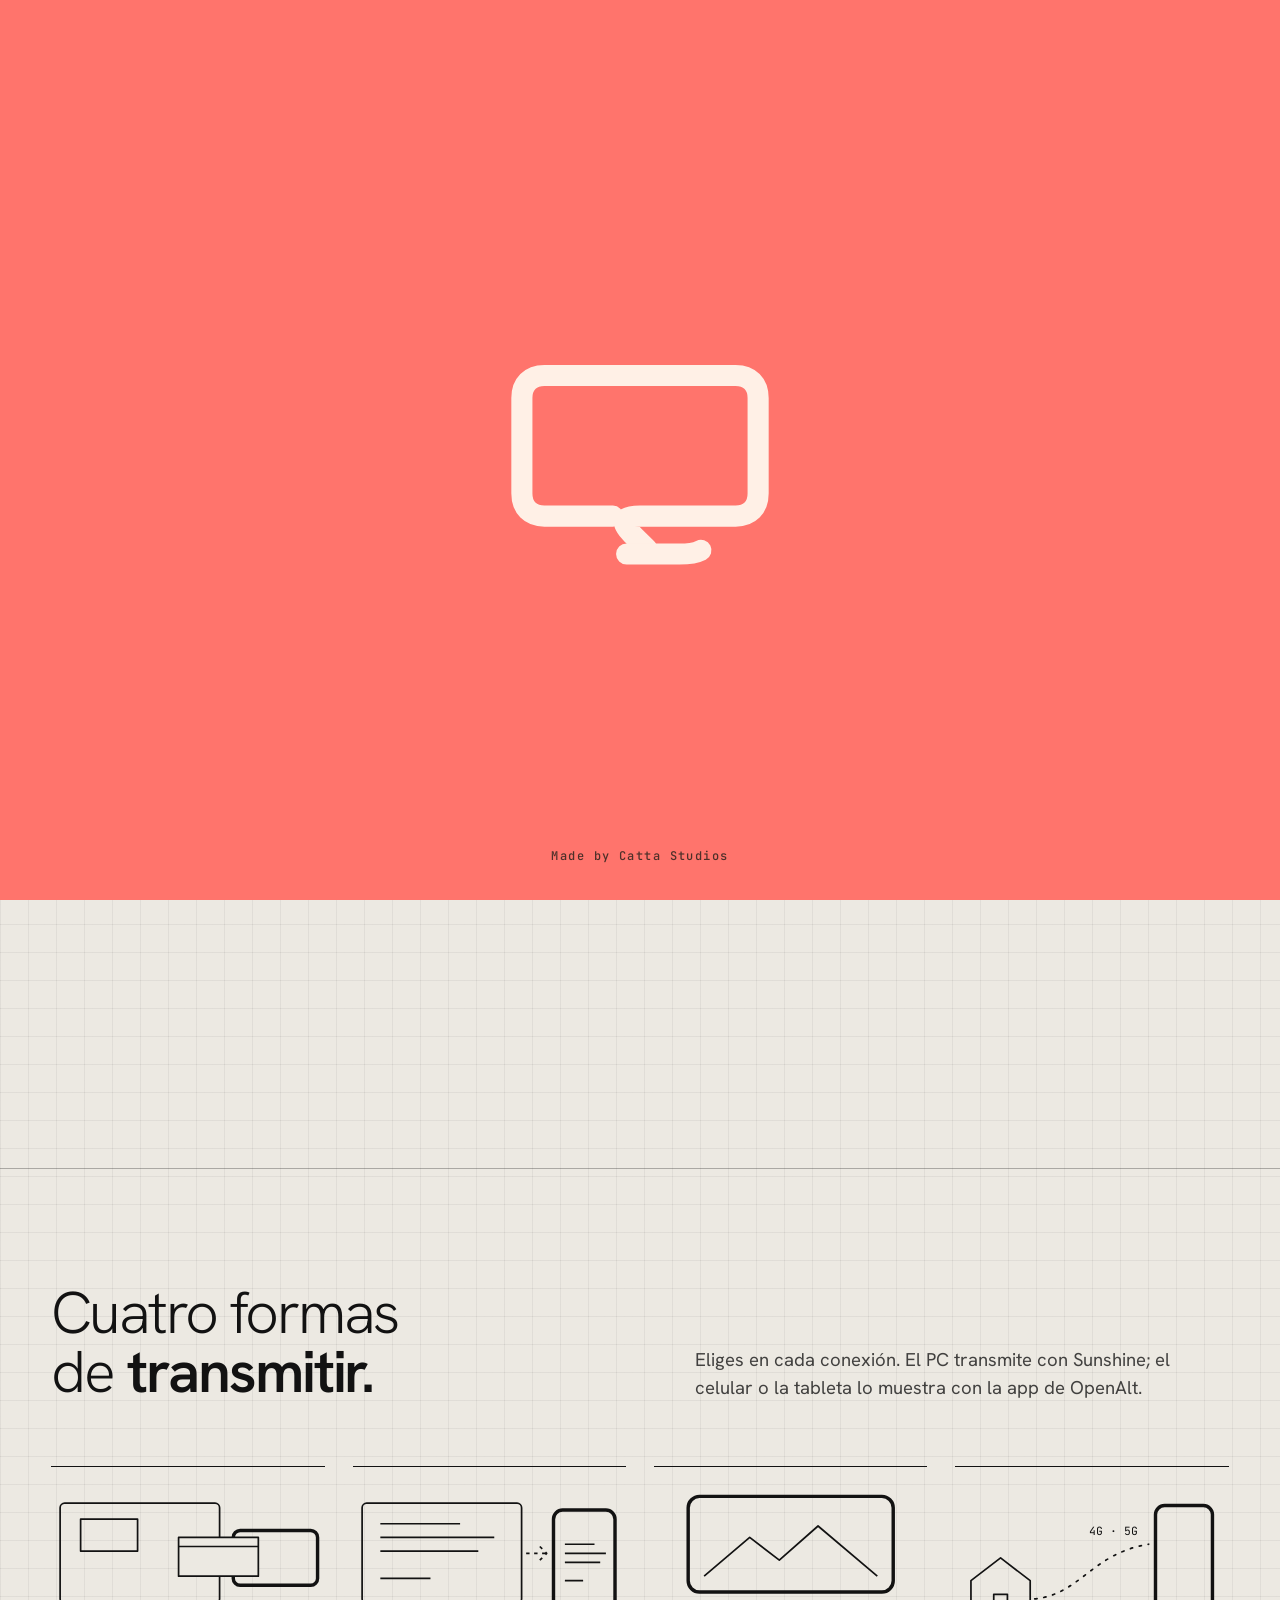
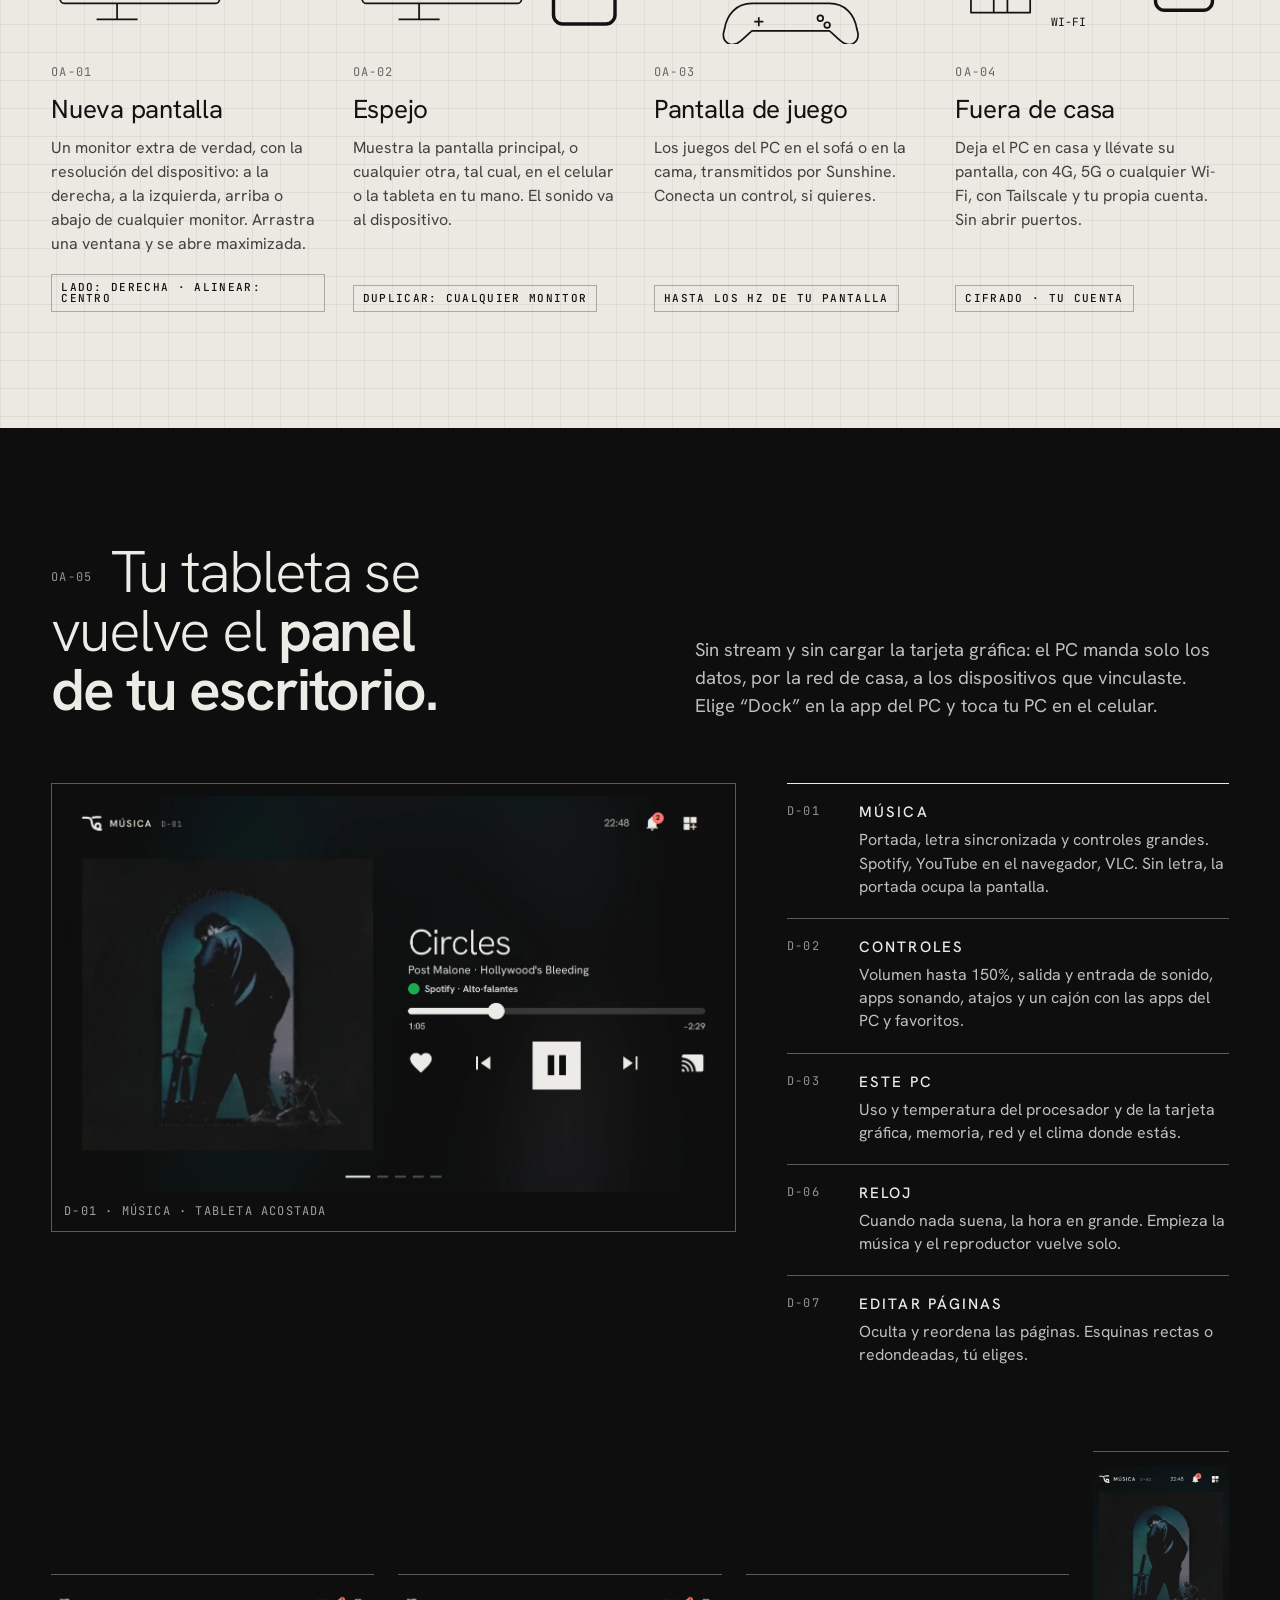
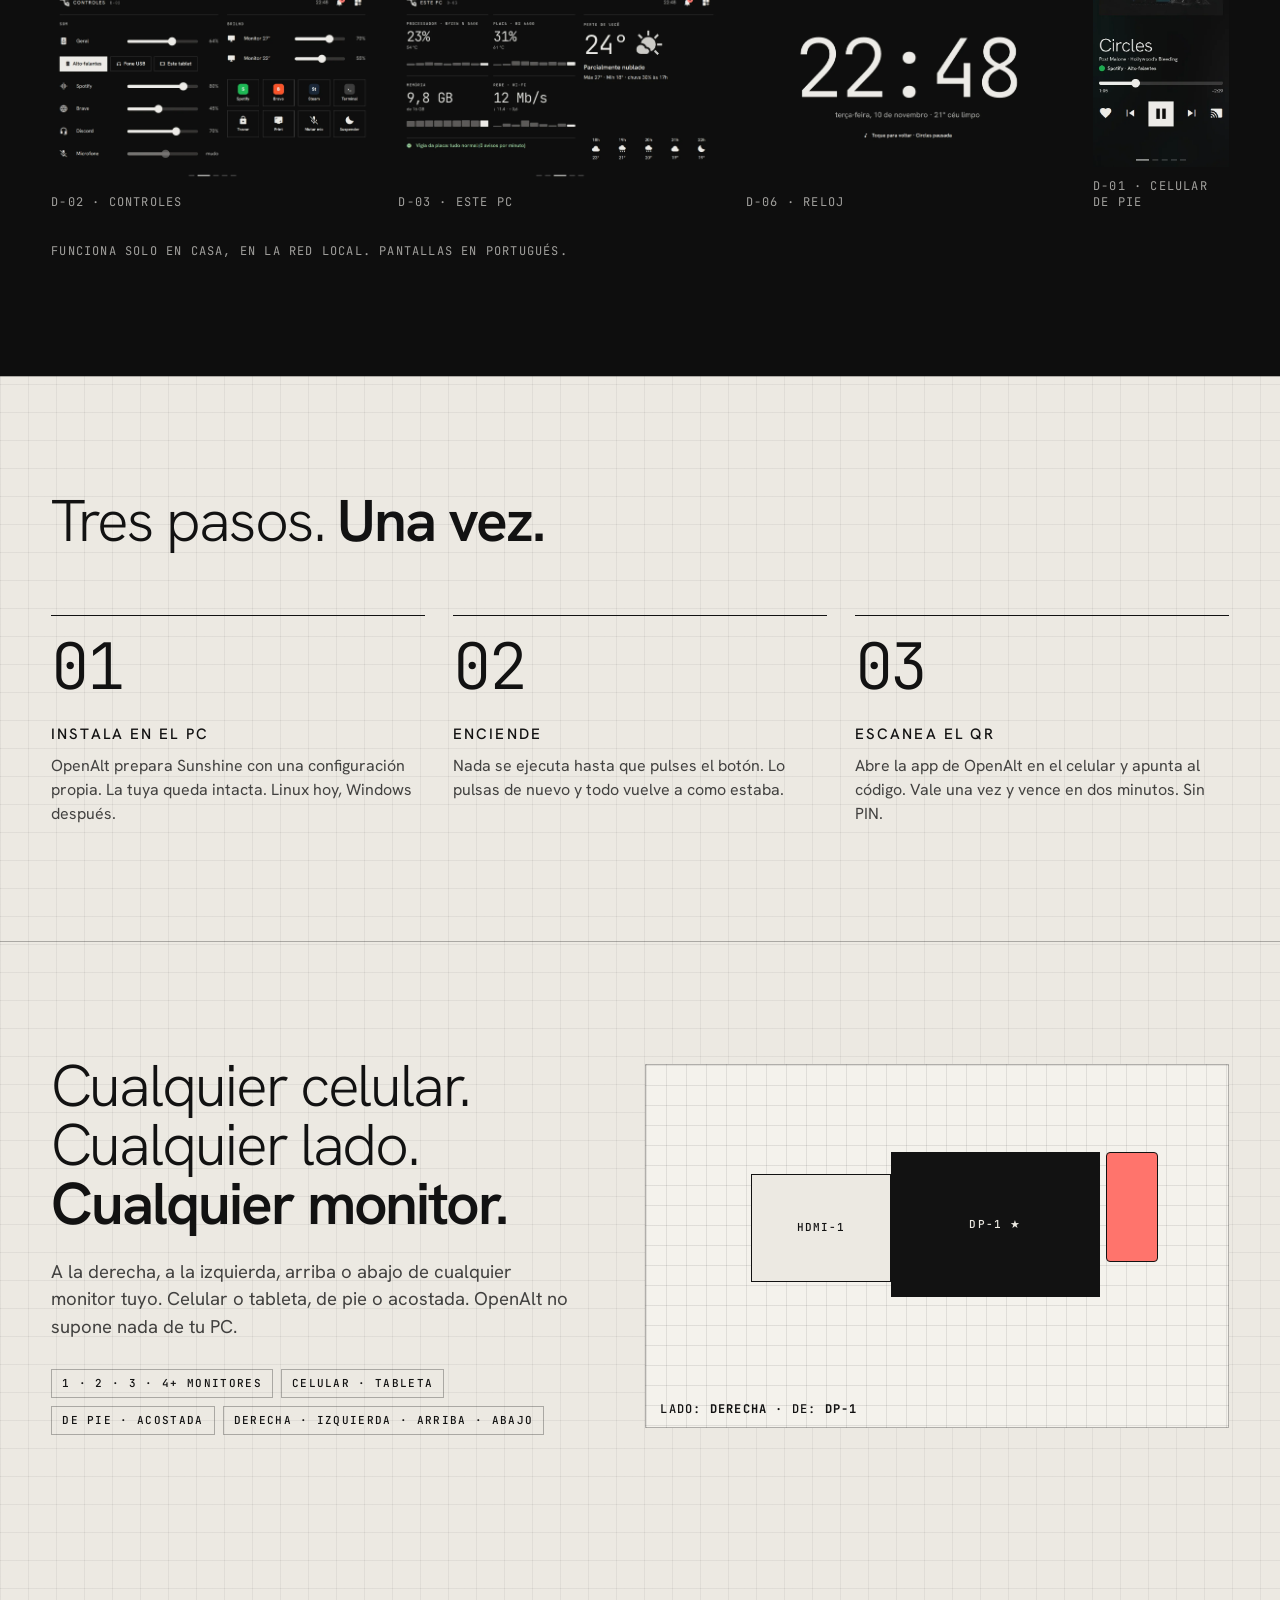
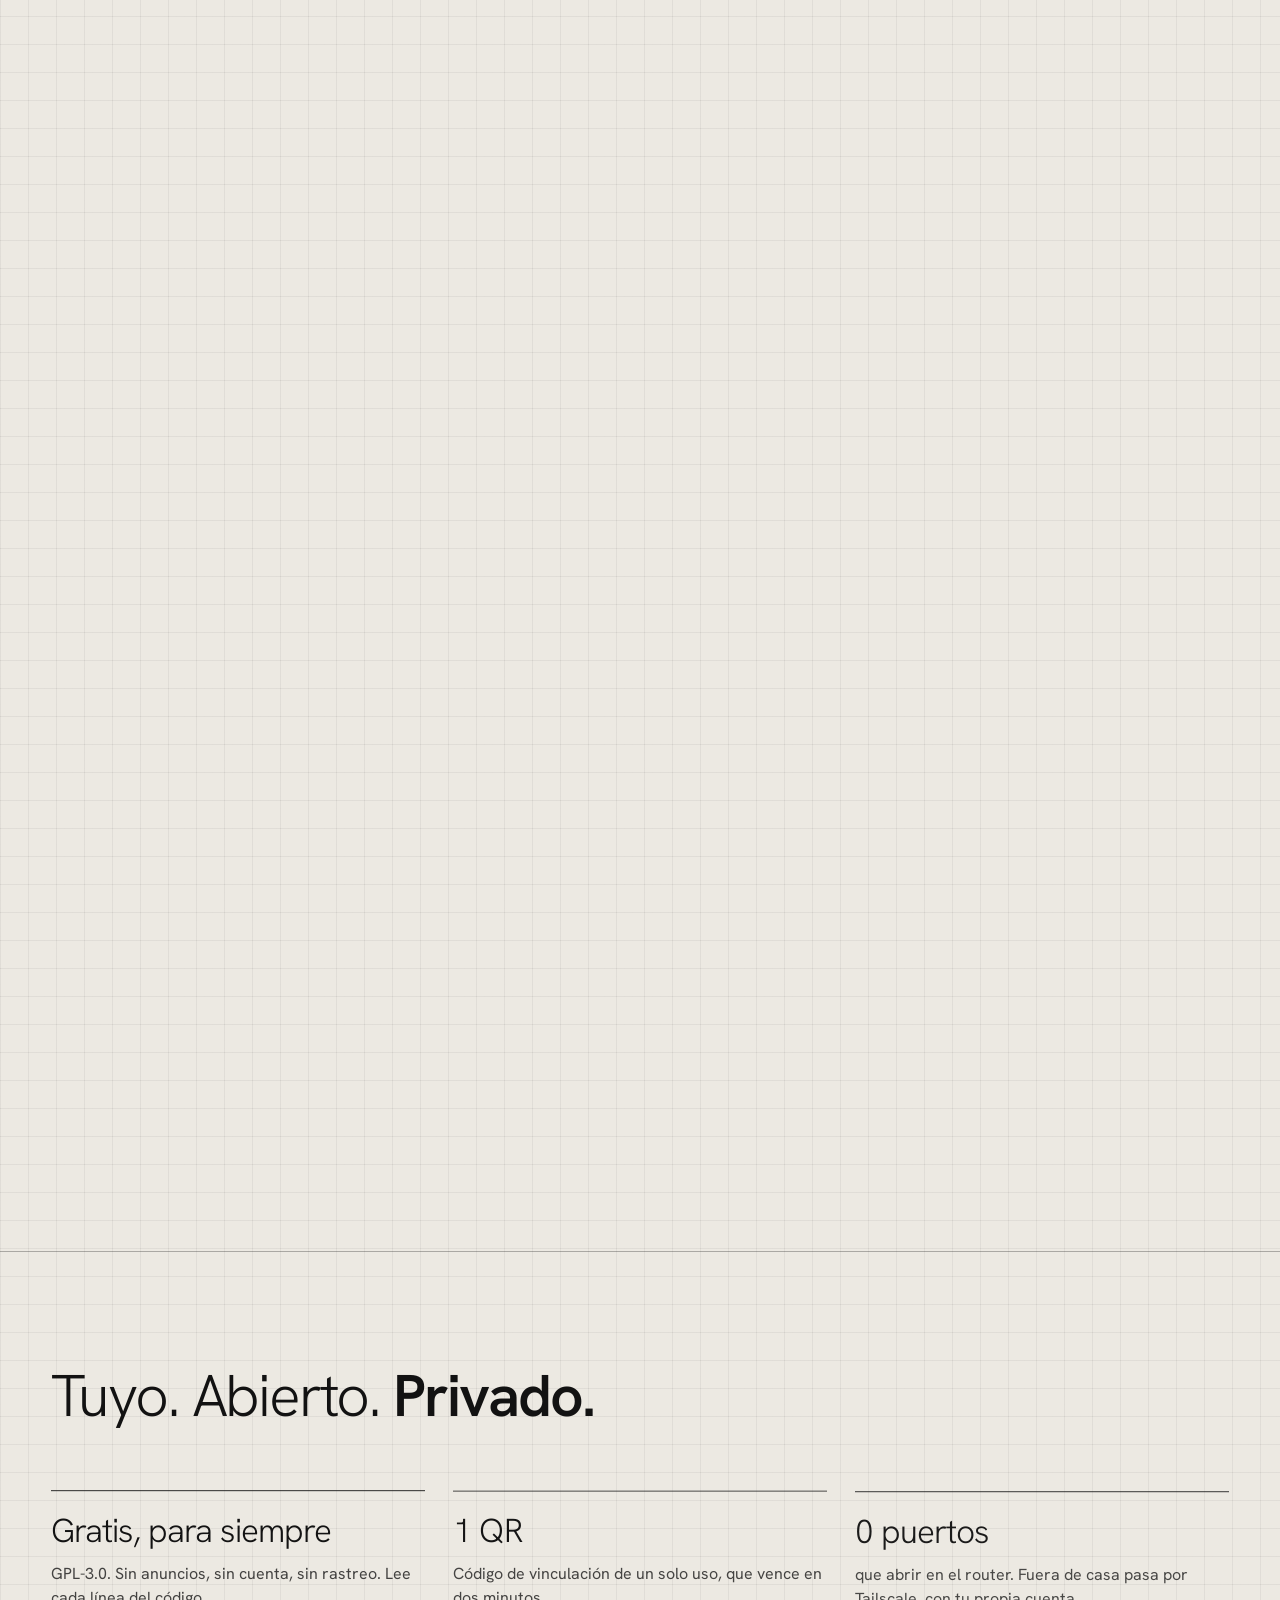
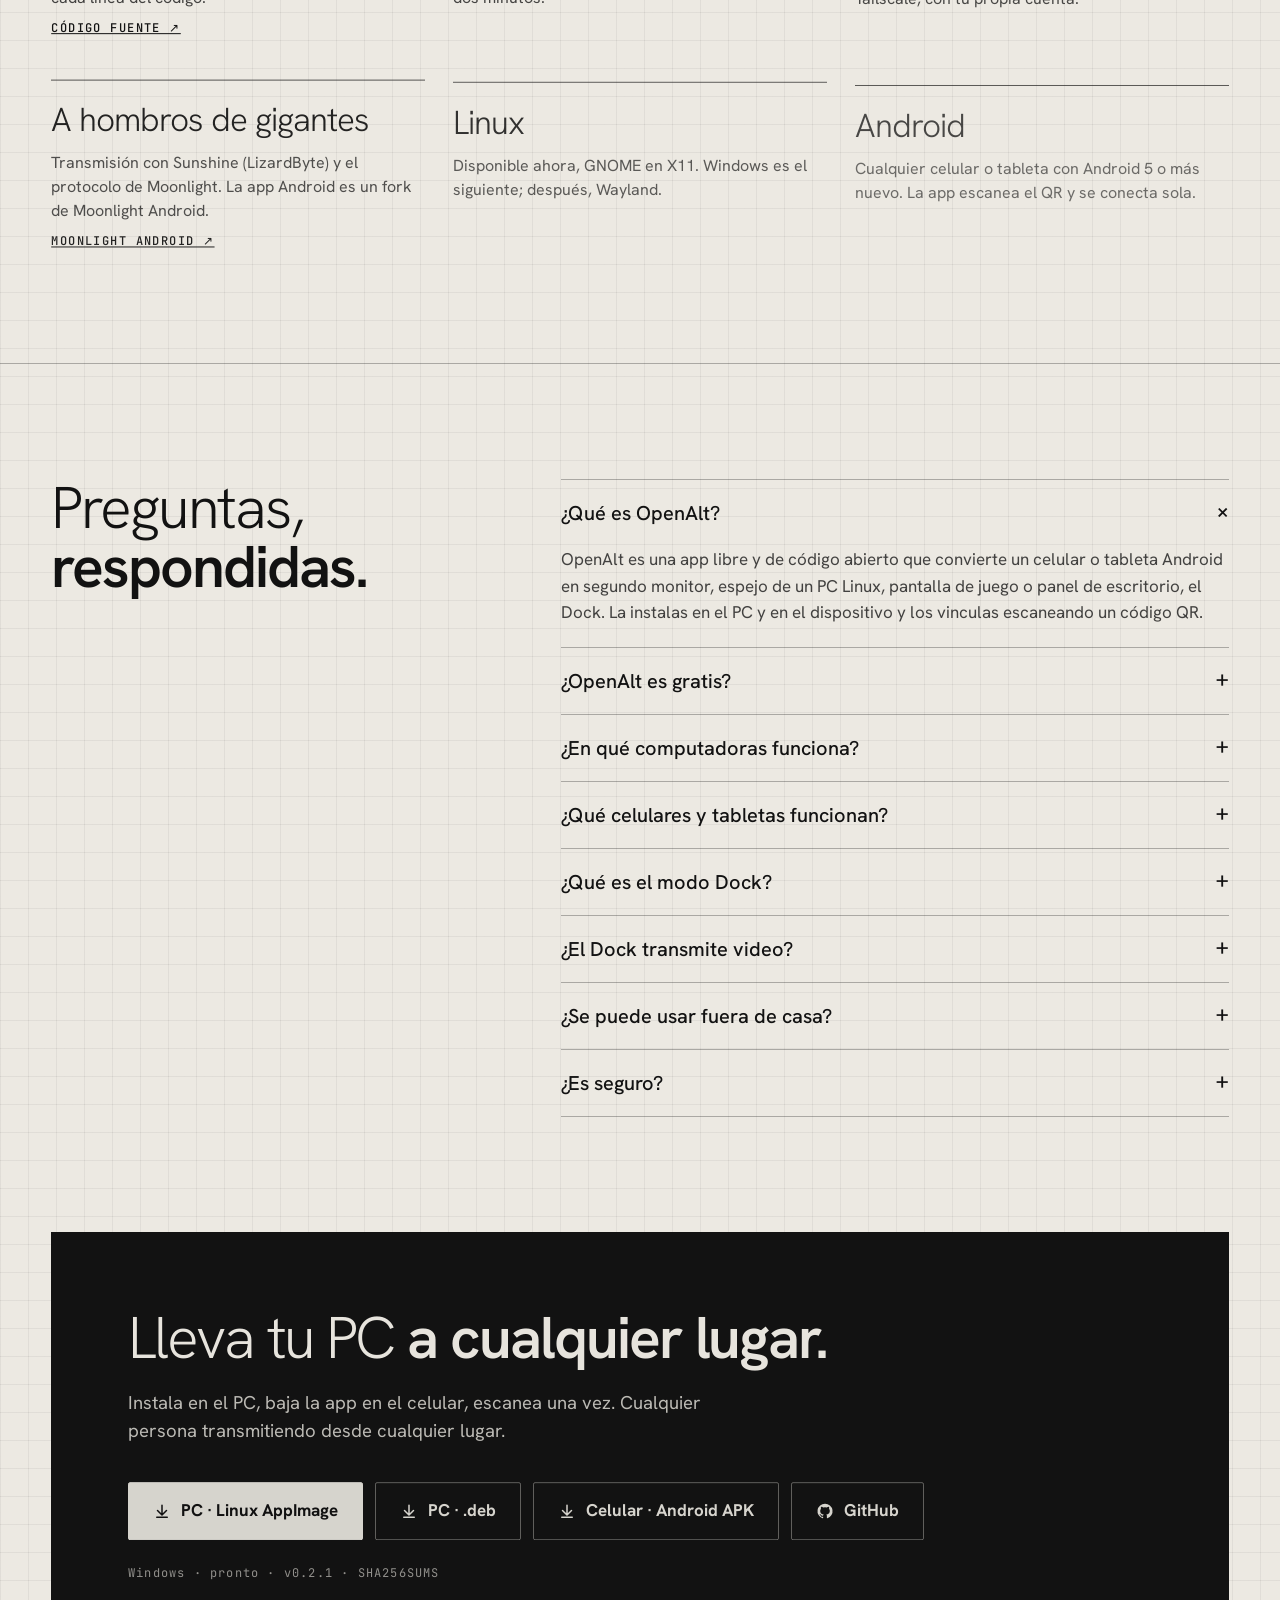
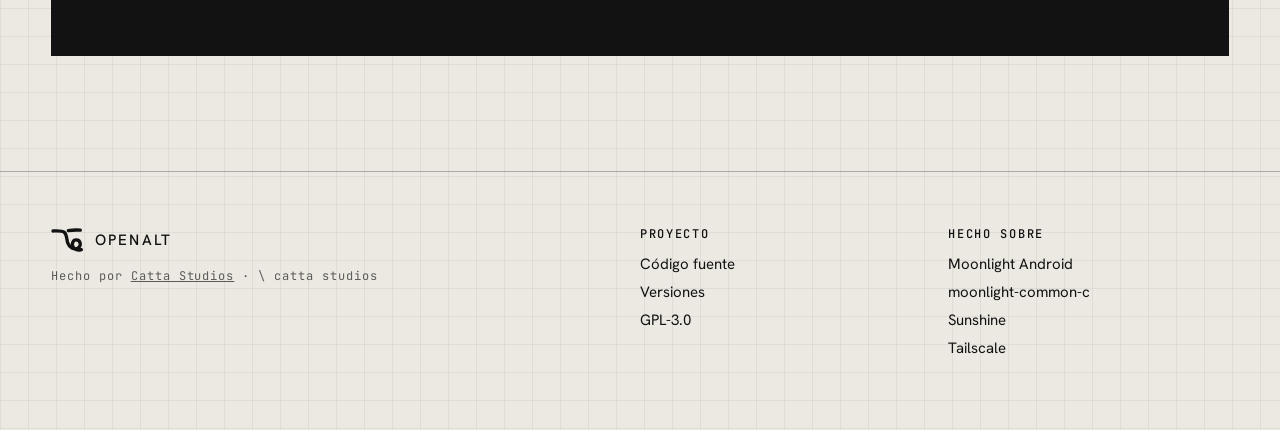
<file: site/es/index.html>
<!doctype html>
<html lang="es"><head>
  <meta charset="utf-8">
  <meta name="viewport" content="width=device-width, initial-scale=1">
  <!-- Fonte: esta página (inglês). pt/ e es/ são geradas dela por scripts/idiomas.mjs; não edite as cópias. -->
  <title data-i18n="meta.title">OpenAlt — El celular como segundo monitor, espejo o panel de escritorio del PC</title>
  <meta name="description" data-i18n-content="meta.desc" content="App libre y de código abierto que convierte un celular o tableta Android en segundo monitor, espejo del PC Linux, pantalla de juego o panel de escritorio con música, letra y controles. Se vincula con un código QR.">
  <meta name="theme-color" content="#ECE9E2">
  <link rel="canonical" href="https://cattastudios.com.br/openalt-releases/es/">
  <link rel="alternate" hreflang="en" href="https://cattastudios.com.br/openalt-releases/">
  <link rel="alternate" hreflang="pt-BR" href="https://cattastudios.com.br/openalt-releases/pt/">
  <link rel="alternate" hreflang="es" href="https://cattastudios.com.br/openalt-releases/es/">
  <link rel="alternate" hreflang="x-default" href="https://cattastudios.com.br/openalt-releases/">
  <meta property="og:type" content="website">
  <meta property="og:site_name" content="OpenAlt">
  <meta property="og:url" content="https://cattastudios.com.br/openalt-releases/es/">
  <meta property="og:locale" content="es_ES">
  <meta property="og:title" data-i18n-content="og.title" content="OpenAlt — Cualquier persona transmitiendo desde cualquier lugar">
  <meta property="og:description" data-i18n-content="og.desc" content="Tu celular o tableta Android como segundo monitor, espejo, pantalla de juego o panel de escritorio del PC. Libre y de código abierto.">
  <meta property="og:image" content="https://cattastudios.com.br/openalt-releases/img/og.png">
  <meta property="og:image:width" content="1200">
  <meta property="og:image:height" content="630">
  <meta name="twitter:card" content="summary_large_image">
  <link rel="icon" href="../img/icon.svg" type="image/svg+xml">
  <link rel="preload" href="../fonts/hanken-grotesk-wght.ttf" as="font" type="font/ttf" crossorigin="">
  <link rel="stylesheet" href="../css/site.css">
  <link rel="stylesheet" href="../css/intro.css">
  <script type="application/ld+json" id="ld-app">
{
  "@context": "https://schema.org",
  "@type": "SoftwareApplication",
  "name": "OpenAlt",
  "url": "https://cattastudios.com.br/openalt-releases/es/",
  "description": "App libre y de código abierto que convierte un celular o tableta Android en segundo monitor, espejo del PC Linux, pantalla de juego o panel de escritorio con música, letra y controles. Se vincula con un código QR.",
  "inLanguage": "es",
  "applicationCategory": "UtilitiesApplication",
  "operatingSystem": "Linux (GNOME on X11), Android 5+",
  "softwareVersion": "0.2.1",
  "license": "https://www.gnu.org/licenses/gpl-3.0.html",
  "isAccessibleForFree": true,
  "offers": {
    "@type": "Offer",
    "price": "0",
    "priceCurrency": "USD"
  },
  "downloadUrl": "https://github.com/berelels/openalt-releases/releases/tag/v0.2.1",
  "screenshot": "https://cattastudios.com.br/openalt-releases/img/dock/musica.webp",
  "image": "https://cattastudios.com.br/openalt-releases/img/og.png",
  "featureList": [
    "Nueva pantalla: Un monitor más, a cualquier lado de cualquier monitor.",
    "Espejo: Cualquier monitor del PC, tal cual, en tu mano.",
    "Juego: Los juegos del PC en el sofá, con o sin control.",
    "Fuera de casa: Con 4G, 5G o cualquier Wi-Fi, a través de Tailscale.",
    "Dock: Panel de escritorio del PC, sin stream. Música, controles, estado."
  ],
  "author": {
    "@type": "Organization",
    "name": "Catta Studios",
    "url": "https://berelels.github.io"
  },
  "codeRepository": "https://github.com/berelels/openalt-releases"
}
</script>
  <script type="application/ld+json" id="ld-faq">
{
  "@context": "https://schema.org",
  "@type": "FAQPage",
  "inLanguage": "es",
  "mainEntity": [
    {
      "@type": "Question",
      "name": "¿Qué es OpenAlt?",
      "acceptedAnswer": {
        "@type": "Answer",
        "text": "OpenAlt es una app libre y de código abierto que convierte un celular o tableta Android en segundo monitor, espejo de un PC Linux, pantalla de juego o panel de escritorio, el Dock. La instalas en el PC y en el dispositivo y los vinculas escaneando un código QR."
      }
    },
    {
      "@type": "Question",
      "name": "¿OpenAlt es gratis?",
      "acceptedAnswer": {
        "@type": "Answer",
        "text": "Sí. OpenAlt usa la licencia GPL-3.0, sin anuncios, sin cuenta y sin suscripción. Las descargas y el código fuente de cada versión están en GitHub."
      }
    },
    {
      "@type": "Question",
      "name": "¿En qué computadoras funciona?",
      "acceptedAnswer": {
        "@type": "Answer",
        "text": "Hoy, en PC Linux con GNOME en X11: un AppImage para cualquier distribución y un .deb para Ubuntu, Debian, Zorin y Pop!_OS. Windows viene después; luego, Wayland."
      }
    },
    {
      "@type": "Question",
      "name": "¿Qué celulares y tabletas funcionan?",
      "acceptedAnswer": {
        "@type": "Answer",
        "text": "Cualquier celular o tableta con Android 5 o más nuevo, de pie o acostada, a cualquier lado de cualquier monitor."
      }
    },
    {
      "@type": "Question",
      "name": "¿Qué es el modo Dock?",
      "acceptedAnswer": {
        "@type": "Answer",
        "text": "El Dock, nuevo en la versión 0.2.0, convierte el celular o la tableta en un panel de escritorio junto al monitor: música con portada y letra sincronizada, volumen hasta 150% y salidas de sonido, atajos y las apps del PC, temperatura del procesador y de la tarjeta gráfica, el clima y un reloj grande cuando nada suena."
      }
    },
    {
      "@type": "Question",
      "name": "¿El Dock transmite video?",
      "acceptedAnswer": {
        "@type": "Answer",
        "text": "No. El PC manda solo los datos (la canción, el volumen, las temperaturas) por la red de casa, así que no carga la tarjeta gráfica. Funciona solo en la red local y solo con los dispositivos que vinculaste."
      }
    },
    {
      "@type": "Question",
      "name": "¿Se puede usar fuera de casa?",
      "acceptedAnswer": {
        "@type": "Answer",
        "text": "Sí, para duplicar el PC con 4G, 5G o cualquier Wi-Fi, con tu propia cuenta de Tailscale, sin abrir puertos en el router. El Dock funciona solo en casa."
      }
    },
    {
      "@type": "Question",
      "name": "¿Es seguro?",
      "acceptedAnswer": {
        "@type": "Answer",
        "text": "La vinculación usa un código QR de un solo uso que vence en dos minutos, sin PIN. El PC solo acepta los dispositivos que vinculaste, y olvidar un dispositivo corta el stream y el Dock a la vez. Nada sobre ti se envía a ningún lado."
      }
    }
  ]
}
</script>
  <script src="../vendor/gsap.min.js" defer=""></script>
  <script src="../vendor/ScrollTrigger.min.js" defer=""></script>
  <script src="../js/i18n.js" defer=""></script>
  <script src="../js/intro.js" defer=""></script>
  <script src="../js/main.js" defer=""></script>
  <!-- sem JavaScript, sem abertura: a página aparece direto -->
  <noscript><style>.intro { display: none; } body.intro-on { overflow: auto; }</style></noscript>
</head>
<body class="intro-on">
<!-- a abertura dos apps (js/intro.js, cópia de desktop/src/renderer/intro.ts); aqui não dá para pular -->
<div class="intro boot" id="intro" aria-hidden="true"></div>
<a class="skip" href="#main" data-i18n="skip">Saltar al contenido</a>

<svg width="0" height="0" style="position:absolute" aria-hidden="true">
  <defs>
    <symbol id="i-logo" viewBox="64 120 380 300" fill="none" stroke="currentColor" stroke-width="40" stroke-linecap="round" stroke-linejoin="round"><path d="M86 156c62-2 108-6 136 16 30 24 26 80 40 124 18 56 78 92 126 64 40-24 30-90-14-96-50-8-72 52-40 92 22 28 62 34 92 24"></path><path d="M270 152c50-8 96-10 144-6"></path></symbol>
    <symbol id="i-down" viewBox="0 0 24 24" fill="none" stroke="currentColor" stroke-width="2" stroke-linecap="round" stroke-linejoin="round"><path d="M12 4v12M6 11l6 6 6-6M5 20h14"></path></symbol>
    <symbol id="i-gh" viewBox="0 0 24 24" fill="currentColor"><path d="M12 2a10 10 0 0 0-3.16 19.49c.5.09.68-.22.68-.48v-1.7c-2.78.6-3.37-1.34-3.37-1.34-.45-1.16-1.11-1.47-1.11-1.47-.91-.62.07-.61.07-.61 1 .07 1.53 1.03 1.53 1.03.9 1.53 2.35 1.09 2.92.83.09-.65.35-1.09.64-1.34-2.22-.25-4.56-1.11-4.56-4.94 0-1.09.39-1.98 1.03-2.68-.1-.25-.45-1.27.1-2.65 0 0 .84-.27 2.75 1.02a9.5 9.5 0 0 1 5 0c1.91-1.29 2.75-1.02 2.75-1.02.55 1.38.2 2.4.1 2.65.64.7 1.03 1.59 1.03 2.68 0 3.84-2.34 4.69-4.57 4.93.36.31.68.92.68 1.86v2.76c0 .27.18.58.69.48A10 10 0 0 0 12 2z"></path></symbol>
    <symbol id="i-plus" viewBox="0 0 24 24" fill="none" stroke="currentColor" stroke-width="1.8" stroke-linecap="round"><path d="M12 5v14M5 12h14"></path></symbol>
  </defs>
</svg>

<header class="nav" id="nav">
  <div class="wrap bar">
    <a class="brand" href="#top" aria-label="OpenAlt"><svg aria-hidden="true"><use href="#i-logo"></use></svg><b>OPENALT</b><span class="code">OA-00</span></a>
    <nav class="links" aria-label="Secciones" data-i18n-aria="nav.label">
      <a href="#modes" data-i18n="nav.modes">Modos</a><a href="#dock" data-i18n="nav.dock">Dock</a><a href="#how" data-i18n="nav.how">Cómo funciona</a><a href="#faq" data-i18n="nav.faq">Preguntas</a>
    </nav>
    <div class="lang" role="group" aria-label="Idioma" data-i18n-aria="lang.label">
      <a data-lang-link="en" href="../" hreflang="en">EN</a><a data-lang-link="pt" href="../pt/" hreflang="pt-BR">PT</a><a data-lang-link="es" href="./" hreflang="es" aria-current="true">ES</a>
    </div>
    <a class="btn fill small" href="#download"><svg aria-hidden="true"><use href="#i-down"></use></svg><span data-i18n="nav.download">Descargar</span></a>
  </div>
</header>

<main id="main">
<!-- ── herói: a ficha do catálogo ───────────────────────── -->
<section class="hero" id="top">
  <div class="wrap hero-grid">
    <div class="hero-text">
      <h1 class="h1" data-i18n="hero.title" data-split="">Cualquier persona transmitiendo <b>desde cualquier lugar.</b></h1>
      <p class="lede" data-i18n="hero.lede">Tu celular o tableta Android se vuelve segundo monitor, espejo del PC, pantalla de juego y, nuevo en la 0.2.0, un panel de escritorio con tu música, el volumen y el estado del PC. Se vincula con un código QR.</p>
      <div class="ctas">
        <a class="btn fill lg" href="#download"><svg aria-hidden="true"><use href="#i-down"></use></svg><span data-i18n="hero.cta">Descargar para Linux</span></a>
        <a class="btn lg" href="#dock" data-i18n="hero.cta2">Conocer el Dock</a>
        <p class="tagline" data-i18n="hero.tag">v0.2.1 · GPL-3.0<br>gratis, sin cuenta</p>
      </div>
    </div>
    <!-- a mesa: monitor e tablet no suporte, lado a lado, com as cotas do catálogo -->
    <svg class="desk" viewBox="0 0 640 480" role="img" aria-labelledby="deskDesc">
      <desc id="deskDesc" data-i18n="hero.art">Un monitor y, a su lado en el mismo escritorio, una tableta en un soporte con el Dock de OpenAlt reproduciendo Circles, de Post Malone.</desc>
      <g class="ink" fill="none" stroke="currentColor" stroke-width="2" stroke-linejoin="round">
        <rect class="draw" x="8" y="70" width="344" height="214" rx="8" fill="var(--sheet)"></rect>
        <rect class="draw" x="30" y="92" width="168" height="110" fill="var(--bone)" stroke-width="1.5"></rect>
        <path class="draw" d="M30 108h168" stroke-width="1.5"></path>
        <rect class="draw" x="150" y="140" width="178" height="118" fill="var(--bone)" stroke-width="1.5"></rect>
        <path class="draw" d="M150 156h178" stroke-width="1.5"></path>
        <path class="draw" d="M164 284v118M196 284v118M118 420v-14h124v14"></path>
        <path class="draw desk-line" d="M0 420h640" stroke-width="1.5"></path>
        <path class="draw" d="M476 398l-18 22M532 398l18 22" stroke-width="2"></path>
      </g>
      <g class="tablet">
        <rect x="374" y="234" width="262" height="164" rx="14" fill="#121212"></rect>
        <image href="../img/dock/musica.webp" x="384" y="244" width="242" height="145.2" preserveAspectRatio="xMidYMid slice"></image>
      </g>
      <g class="dims" fill="currentColor" stroke="currentColor">
        <path d="M8 46h44" stroke-width="1"></path><text x="60" y="50" stroke="none" data-i18n="dim.monitor">Monitor · DP-1</text>
        <path d="M636 210h-36" stroke-width="1"></path><text x="592" y="214" text-anchor="end" stroke="none" data-i18n="dim.tablet">D-01 · Música</text>
        <path d="M8 444v12M8 450h628M636 444v12" stroke-width="1" fill="none"></path><text x="322" y="474" text-anchor="middle" stroke="none" data-i18n="dim.desk">Mismo escritorio · red de casa</text>
      </g>
    </svg>
  </div>

  <!-- índice do catálogo: os cinco modos -->
  <ol class="wrap index" aria-label="Catálogo" data-i18n-aria="idx.label">
    <li><a href="#m1"><span class="code">OA-01</span><h2 data-i18n="i1.t">Nueva pantalla</h2><p data-i18n="i1.p">Un monitor más, a cualquier lado de cualquier monitor.</p></a></li>
    <li><a href="#m2"><span class="code">OA-02</span><h2 data-i18n="i2.t">Espejo</h2><p data-i18n="i2.p">Cualquier monitor del PC, tal cual, en tu mano.</p></a></li>
    <li><a href="#m3"><span class="code">OA-03</span><h2 data-i18n="i3.t">Juego</h2><p data-i18n="i3.p">Los juegos del PC en el sofá, con o sin control.</p></a></li>
    <li><a href="#m4"><span class="code">OA-04</span><h2 data-i18n="i4.t">Fuera de casa</h2><p data-i18n="i4.p">Con 4G, 5G o cualquier Wi-Fi, a través de Tailscale.</p></a></li>
    <li class="is-new"><a href="#dock"><span class="code">OA-05 <span class="new" data-i18n="new">Nuevo</span></span><h2 data-i18n="i5.t">Dock</h2><p data-i18n="i5.p">Panel de escritorio del PC, sin stream. Música, controles, estado.</p></a></li>
  </ol>
</section>

<!-- ── os quatro modos com stream ──────────────────────── -->
<section class="sec modes" id="modes" aria-labelledby="modesTitle">
  <div class="wrap">
    <header class="sec-head">
      <h2 class="h2" id="modesTitle" data-i18n="modes.title">Cuatro formas de <b>transmitir.</b></h2>
      <p class="lede" data-i18n="modes.lede">Eliges en cada conexión. El PC transmite con Sunshine; el celular o la tableta lo muestra con la app de OpenAlt.</p>
    </header>
    <div class="entries">
      <article class="entry" id="m1">
        <svg class="art" viewBox="0 0 240 140" aria-hidden="true"><g fill="none" stroke="currentColor" stroke-width="1.5" stroke-linejoin="round">
          <rect x="8" y="16" width="140" height="88" rx="4"></rect><path d="M58 104v14M40 118h36"></path>
          <rect x="160" y="40" width="74" height="48" rx="6" stroke-width="3"></rect>
          <rect x="112" y="46" width="70" height="34" fill="var(--bone)"></rect><path d="M112 54h70"></path>
          <path d="M26 30h50v28H26z"></path></g></svg>
        <span class="code">OA-01</span><h3 data-i18n="p1.title">Nueva pantalla</h3>
        <p data-i18n="p1.text">Un monitor extra de verdad, con la resolución del dispositivo: a la derecha, a la izquierda, arriba o abajo de cualquier monitor. Arrastra una ventana y se abre maximizada.</p>
        <span class="tag" data-i18n="p1.tag">lado: derecha · alinear: centro</span>
      </article>
      <article class="entry" id="m2">
        <svg class="art" viewBox="0 0 240 140" aria-hidden="true"><g fill="none" stroke="currentColor" stroke-width="1.5" stroke-linejoin="round">
          <rect x="8" y="16" width="140" height="88" rx="4"></rect><path d="M58 104v14M40 118h36"></path>
          <path d="M24 34h70M24 46h100M24 58h86M24 82h44"></path>
          <rect x="176" y="22" width="54" height="100" rx="8" stroke-width="3"></rect>
          <path d="M186 52h26M186 60h36M186 68h31M186 84h16"></path>
          <path d="M152 60h18M164 54l6 6-6 6" stroke-dasharray="3 4"></path></g></svg>
        <span class="code">OA-02</span><h3 data-i18n="p2.title">Espejo</h3>
        <p data-i18n="p2.text">Muestra la pantalla principal, o cualquier otra, tal cual, en el celular o la tableta en tu mano. El sonido va al dispositivo.</p>
        <span class="tag" data-i18n="p2.tag">duplicar: cualquier monitor</span>
      </article>
      <article class="entry" id="m3">
        <svg class="art" viewBox="0 0 240 140" aria-hidden="true"><g fill="none" stroke="currentColor" stroke-width="1.5" stroke-linejoin="round">
          <rect x="30" y="10" width="180" height="84" rx="10" stroke-width="3"></rect>
          <path d="M44 80l40-34 26 20 34-30 52 44"></path>
          <path d="M86 104h68c14 0 22 10 24 22l1 4c1 8-6 12-12 9-5-3-9-8-13-11H86c-4 3-8 8-13 11-6 3-13-1-12-9l1-4c2-12 10-22 24-22z"></path>
          <path d="M92 116v8M88 120h8"></path><circle cx="146" cy="117" r="2.5"></circle><circle cx="152" cy="123" r="2.5"></circle></g></svg>
        <span class="code">OA-03</span><h3 data-i18n="p3.title">Pantalla de juego</h3>
        <p data-i18n="p3.text">Los juegos del PC en el sofá o en la cama, transmitidos por Sunshine. Conecta un control, si quieres.</p>
        <span class="tag" data-i18n="p3.tag">hasta los Hz de tu pantalla</span>
      </article>
      <article class="entry" id="m4">
        <svg class="art" viewBox="0 0 240 140" aria-hidden="true"><g fill="none" stroke="currentColor" stroke-width="1.5" stroke-linejoin="round">
          <path d="M14 112V84l26-20 26 20v28z"></path><path d="M34 112V96h12v16"></path>
          <path d="M70 100C110 96 120 60 170 52" stroke-dasharray="2 6" stroke-linecap="round"></path>
          <rect x="176" y="18" width="50" height="92" rx="8" stroke-width="3"></rect>
          <text x="84" y="124" font-size="10" stroke="none" fill="currentColor" font-family="var(--mono)">WI-FI</text>
          <text x="118" y="44" font-size="10" stroke="none" fill="currentColor" font-family="var(--mono)">4G · 5G</text></g></svg>
        <span class="code">OA-04</span><h3 data-i18n="p4.title">Fuera de casa</h3>
        <p data-i18n="p4.text">Deja el PC en casa y llévate su pantalla, con 4G, 5G o cualquier Wi-Fi, con Tailscale y tu propia cuenta. Sin abrir puertos.</p>
        <span class="tag" data-i18n="p4.tag">cifrado · tu cuenta</span>
      </article>
    </div>
  </div>
</section>

<!-- ── o Dock: a página vira noite ─────────────────────── -->
<section class="sec night dock" id="dock" aria-labelledby="dockTitle">
  <div class="wrap">
    <header class="sec-head">
      <h2 class="h2" id="dockTitle"><span class="code">OA-05</span> <span data-i18n="dock.title">Tu tableta se vuelve el <b>panel de tu escritorio.</b></span></h2>
      <p class="lede" data-i18n="dock.lede">Sin stream y sin cargar la tarjeta gráfica: el PC manda solo los datos, por la red de casa, a los dispositivos que vinculaste. Elige “Dock” en la app del PC y toca tu PC en el celular.</p>
    </header>
    <div class="spread">
      <figure class="shot">
        <img src="../img/dock/musica.webp" width="1333" height="800" alt="La página Música del Dock: la portada de Hollywood’s Bleeding, Circles de Post Malone, la barra de tiempo y los controles grandes." data-i18n-alt="dock.alt">
        <figcaption data-i18n="dock.fig">D-01 · Música · tableta acostada</figcaption>
      </figure>
      <ol class="pages">
        <li><span class="code">D-01</span><h3 data-i18n="d1.t">Música</h3><p data-i18n="d1.p">Portada, letra sincronizada y controles grandes. Spotify, YouTube en el navegador, VLC. Sin letra, la portada ocupa la pantalla.</p></li>
        <li><span class="code">D-02</span><h3 data-i18n="d2.t">Controles</h3><p data-i18n="d2.p">Volumen hasta 150%, salida y entrada de sonido, apps sonando, atajos y un cajón con las apps del PC y favoritos.</p></li>
        <li><span class="code">D-03</span><h3 data-i18n="d3.t">Este PC</h3><p data-i18n="d3.p">Uso y temperatura del procesador y de la tarjeta gráfica, memoria, red y el clima donde estás.</p></li>
        <li><span class="code">D-06</span><h3 data-i18n="d6.t">Reloj</h3><p data-i18n="d6.p">Cuando nada suena, la hora en grande. Empieza la música y el reproductor vuelve solo.</p></li>
        <li><span class="code">D-07</span><h3 data-i18n="d7.t">Editar páginas</h3><p data-i18n="d7.p">Oculta y reordena las páginas. Esquinas rectas o redondeadas, tú eliges.</p></li>
      </ol>
    </div>
    <div class="strip">
      <figure><img src="../img/dock/controles.webp" width="1333" height="800" loading="lazy" alt="D-02 · Controles" data-i18n-alt="dock.s2"><figcaption data-i18n="dock.s2">D-02 · Controles</figcaption></figure>
      <figure><img src="../img/dock/este-pc.webp" width="1333" height="800" loading="lazy" alt="D-03 · Este PC" data-i18n-alt="dock.s3"><figcaption data-i18n="dock.s3">D-03 · Este PC</figcaption></figure>
      <figure><img src="../img/dock/relogio.webp" width="1333" height="800" loading="lazy" alt="D-06 · Reloj" data-i18n-alt="dock.s6"><figcaption data-i18n="dock.s6">D-06 · Reloj</figcaption></figure>
      <figure class="phone"><img src="../img/dock/musica-celular.webp" width="412" height="915" loading="lazy" alt="D-01 · celular de pie" data-i18n-alt="dock.sp"><figcaption data-i18n="dock.sp">D-01 · celular de pie</figcaption></figure>
    </div>
    <p class="note" data-i18n="dock.note">Funciona solo en casa, en la red local. Pantallas en portugués.</p>
  </div>
</section>

<!-- ── como funciona ─────────────────────────────────── -->
<section class="sec how" id="how" aria-labelledby="howTitle">
  <div class="wrap">
    <header class="sec-head"><h2 class="h2" id="howTitle" data-i18n="how.title">Tres pasos. <b>Una vez.</b></h2></header>
    <ol class="steps">
      <li><span class="n">01</span><h3 data-i18n="s1.title">Instala en el PC</h3><p data-i18n="s1.text">OpenAlt prepara Sunshine con una configuración propia. La tuya queda intacta. Linux hoy, Windows después.</p></li>
      <li><span class="n">02</span><h3 data-i18n="s2.title">Enciende</h3><p data-i18n="s2.text">Nada se ejecuta hasta que pulses el botón. Lo pulsas de nuevo y todo vuelve a como estaba.</p></li>
      <li><span class="n">03</span><h3 data-i18n="s3.title">Escanea el QR</h3><p data-i18n="s3.text">Abre la app de OpenAlt en el celular y apunta al código. Vale una vez y vence en dos minutos. Sin PIN.</p></li>
    </ol>
  </div>
</section>

<!-- ── qualquer lado ─────────────────────────────────── -->
<section class="sec sides" id="sides" aria-labelledby="sidesTitle">
  <div class="wrap grid2">
    <div>
      <h2 class="h2" id="sidesTitle" data-i18n="sides.title">Cualquier celular. Cualquier lado. <b>Cualquier monitor.</b></h2>
      <p class="lede" data-i18n="sides.lede">A la derecha, a la izquierda, arriba o abajo de cualquier monitor tuyo. Celular o tableta, de pie o acostada. OpenAlt no supone nada de tu PC.</p>
      <ul class="chips"><li data-i18n="chip1">1 · 2 · 3 · 4+ monitores</li><li data-i18n="chip2">celular · tableta</li><li data-i18n="chip3">de pie · acostada</li><li data-i18n="chip4">derecha · izquierda · arriba · abajo</li></ul>
    </div>
    <div class="plan" id="plan" aria-hidden="true">
      <div class="mon" style="left:18%;top:30%;width:24%;height:30%">HDMI-1</div>
      <div class="mon primary" style="left:42%;top:24%;width:36%;height:40%">DP-1 ★</div>
      <div class="dev" id="planDev"></div>
      <p class="readout"><span data-i18n="plan.side">lado</span>: <b id="planSide">right</b> · <span data-i18n="plan.of">de</span>: <b id="planOf">DP-1</b></p>
    </div>
  </div>
</section>

<!-- ── aberto e privado ─────────────────────────────── -->
<section class="sec open" id="open" aria-labelledby="openTitle">
  <div class="wrap">
    <header class="sec-head"><h2 class="h2" id="openTitle" data-i18n="open.title">Tuyo. Abierto. <b>Privado.</b></h2></header>
    <ul class="facts">
      <li><b data-i18n="c1.b">Gratis, para siempre</b><p data-i18n="c1.p">GPL-3.0. Sin anuncios, sin cuenta, sin rastreo. Lee cada línea del código.</p><a href="https://github.com/berelels/openalt-releases#source-code" data-i18n="c1.a">Código fuente ↗</a></li>
      <li><b data-i18n="c2.b">1 QR</b><p data-i18n="c2.p">Código de vinculación de un solo uso, que vence en dos minutos.</p></li>
      <li><b data-i18n="c3.b">0 puertos</b><p data-i18n="c3.p">que abrir en el router. Fuera de casa pasa por Tailscale, con tu propia cuenta.</p></li>
      <li><b data-i18n="c4.b">A hombros de gigantes</b><p data-i18n="c4.p">Transmisión con Sunshine (LizardByte) y el protocolo de Moonlight. La app Android es un fork de Moonlight Android.</p><a href="https://github.com/moonlight-stream/moonlight-android">Moonlight Android ↗</a></li>
      <li><b data-i18n="c5.b">Linux</b><p data-i18n="c5.p">Disponible ahora, GNOME en X11. Windows es el siguiente; después, Wayland.</p></li>
      <li><b data-i18n="c6.b">Android</b><p data-i18n="c6.p">Cualquier celular o tableta con Android 5 o más nuevo. La app escanea el QR y se conecta sola.</p></li>
    </ul>
  </div>
</section>

<!-- ── perguntas (as mesmas do JSON-LD FAQPage) ─────── -->
<section class="sec faq" id="faq" aria-labelledby="faqTitle">
  <div class="wrap grid2">
    <header class="sec-head"><h2 class="h2" id="faqTitle" data-i18n="faq.title">Preguntas, <b>respondidas.</b></h2></header>
    <div class="qa">
      <details open=""><summary data-i18n="q1">¿Qué es OpenAlt?</summary><p data-i18n="a1">OpenAlt es una app libre y de código abierto que convierte un celular o tableta Android en segundo monitor, espejo de un PC Linux, pantalla de juego o panel de escritorio, el Dock. La instalas en el PC y en el dispositivo y los vinculas escaneando un código QR.</p></details>
      <details><summary data-i18n="q2">¿OpenAlt es gratis?</summary><p data-i18n="a2">Sí. OpenAlt usa la licencia GPL-3.0, sin anuncios, sin cuenta y sin suscripción. Las descargas y el código fuente de cada versión están en GitHub.</p></details>
      <details><summary data-i18n="q3">¿En qué computadoras funciona?</summary><p data-i18n="a3">Hoy, en PC Linux con GNOME en X11: un AppImage para cualquier distribución y un .deb para Ubuntu, Debian, Zorin y Pop!_OS. Windows viene después; luego, Wayland.</p></details>
      <details><summary data-i18n="q4">¿Qué celulares y tabletas funcionan?</summary><p data-i18n="a4">Cualquier celular o tableta con Android 5 o más nuevo, de pie o acostada, a cualquier lado de cualquier monitor.</p></details>
      <details><summary data-i18n="q5">¿Qué es el modo Dock?</summary><p data-i18n="a5">El Dock, nuevo en la versión 0.2.0, convierte el celular o la tableta en un panel de escritorio junto al monitor: música con portada y letra sincronizada, volumen hasta 150% y salidas de sonido, atajos y las apps del PC, temperatura del procesador y de la tarjeta gráfica, el clima y un reloj grande cuando nada suena.</p></details>
      <details><summary data-i18n="q6">¿El Dock transmite video?</summary><p data-i18n="a6">No. El PC manda solo los datos (la canción, el volumen, las temperaturas) por la red de casa, así que no carga la tarjeta gráfica. Funciona solo en la red local y solo con los dispositivos que vinculaste.</p></details>
      <details><summary data-i18n="q7">¿Se puede usar fuera de casa?</summary><p data-i18n="a7">Sí, para duplicar el PC con 4G, 5G o cualquier Wi-Fi, con tu propia cuenta de Tailscale, sin abrir puertos en el router. El Dock funciona solo en casa.</p></details>
      <details><summary data-i18n="q8">¿Es seguro?</summary><p data-i18n="a8">La vinculación usa un código QR de un solo uso que vence en dos minutos, sin PIN. El PC solo acepta los dispositivos que vinculaste, y olvidar un dispositivo corta el stream y el Dock a la vez. Nada sobre ti se envía a ningún lado.</p></details>
    </div>
  </div>
</section>

<!-- ── baixar ─────────────────────────────────────────── -->
<section class="sec download" id="download" aria-labelledby="dlTitle">
  <div class="wrap">
    <div class="dl">
      <h2 class="h2" id="dlTitle" data-i18n="dl.title">Lleva tu PC <b>a cualquier lugar.</b></h2>
      <p class="lede" data-i18n="dl.lede">Instala en el PC, baja la app en el celular, escanea una vez. Cualquier persona transmitiendo desde cualquier lugar.</p>
      <div class="plat">
        <a class="btn inv lg" href="https://github.com/berelels/openalt-releases/releases/download/v0.2.1/openalt-0.2.1-x86_64.AppImage"><svg aria-hidden="true"><use href="#i-down"></use></svg><span data-i18n="dl.linux">PC · Linux AppImage</span></a>
        <a class="btn lg" href="https://github.com/berelels/openalt-releases/releases/download/v0.2.1/openalt-0.2.1-amd64.deb"><svg aria-hidden="true"><use href="#i-down"></use></svg><span data-i18n="dl.deb">PC · .deb</span></a>
        <a class="btn lg" href="https://github.com/berelels/openalt-releases/releases/download/v0.2.1/openalt-0.2.1.apk"><svg aria-hidden="true"><use href="#i-down"></use></svg><span data-i18n="dl.android">Celular · Android APK</span></a>
        <a class="btn lg" href="https://github.com/berelels/openalt-releases"><svg aria-hidden="true"><use href="#i-gh"></use></svg>GitHub</a>
      </div>
      <p class="tagline"><span data-i18n="dl.windows">Windows · pronto</span> · v0.2.1 · SHA256SUMS</p>
    </div>
  </div>
</section>
</main>

<footer class="foot">
  <div class="wrap cols">
    <div>
      <a class="brand" href="#top"><svg aria-hidden="true"><use href="#i-logo"></use></svg><b>OPENALT</b></a>
      <p class="sig"><span data-i18n="foot.by">Hecho por</span> <a href="https://berelels.github.io">Catta Studios</a> · \ catta studios</p>
    </div>
    <div><h3 data-i18n="foot.project">Proyecto</h3><ul>
      <li><a href="https://github.com/berelels/openalt-releases#source-code" data-i18n="foot.source">Código fuente</a></li>
      <li><a href="https://github.com/berelels/openalt-releases/releases" data-i18n="foot.releases">Versiones</a></li>
      <li><a href="https://github.com/berelels/openalt-releases/blob/main/LICENSE">GPL-3.0</a></li></ul></div>
    <div><h3 data-i18n="foot.built">Hecho sobre</h3><ul>
      <li><a href="https://github.com/moonlight-stream/moonlight-android">Moonlight Android</a></li>
      <li><a href="https://github.com/moonlight-stream/moonlight-common-c">moonlight-common-c</a></li>
      <li><a href="https://github.com/LizardByte/Sunshine">Sunshine</a></li>
      <li><a href="https://github.com/tailscale/tailscale">Tailscale</a></li></ul></div>
  </div>
</footer>






</body></html>
</file>
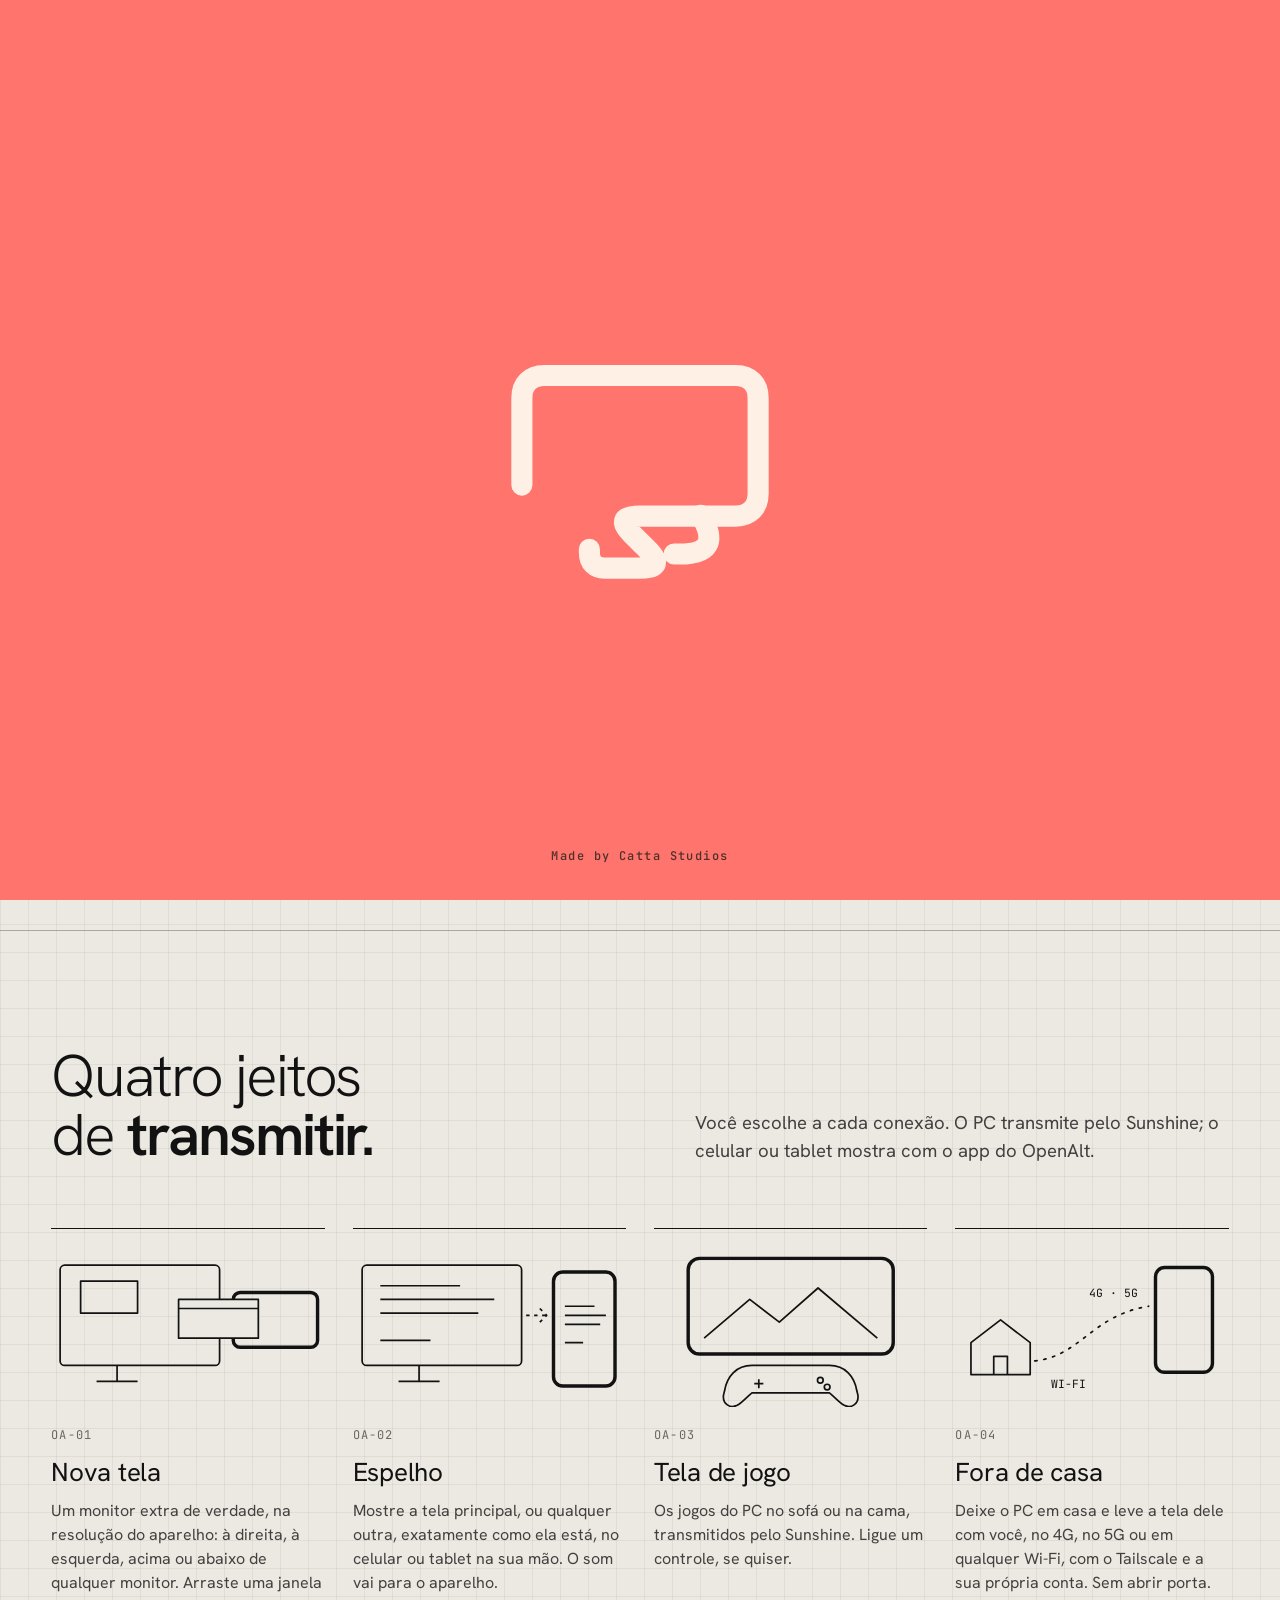
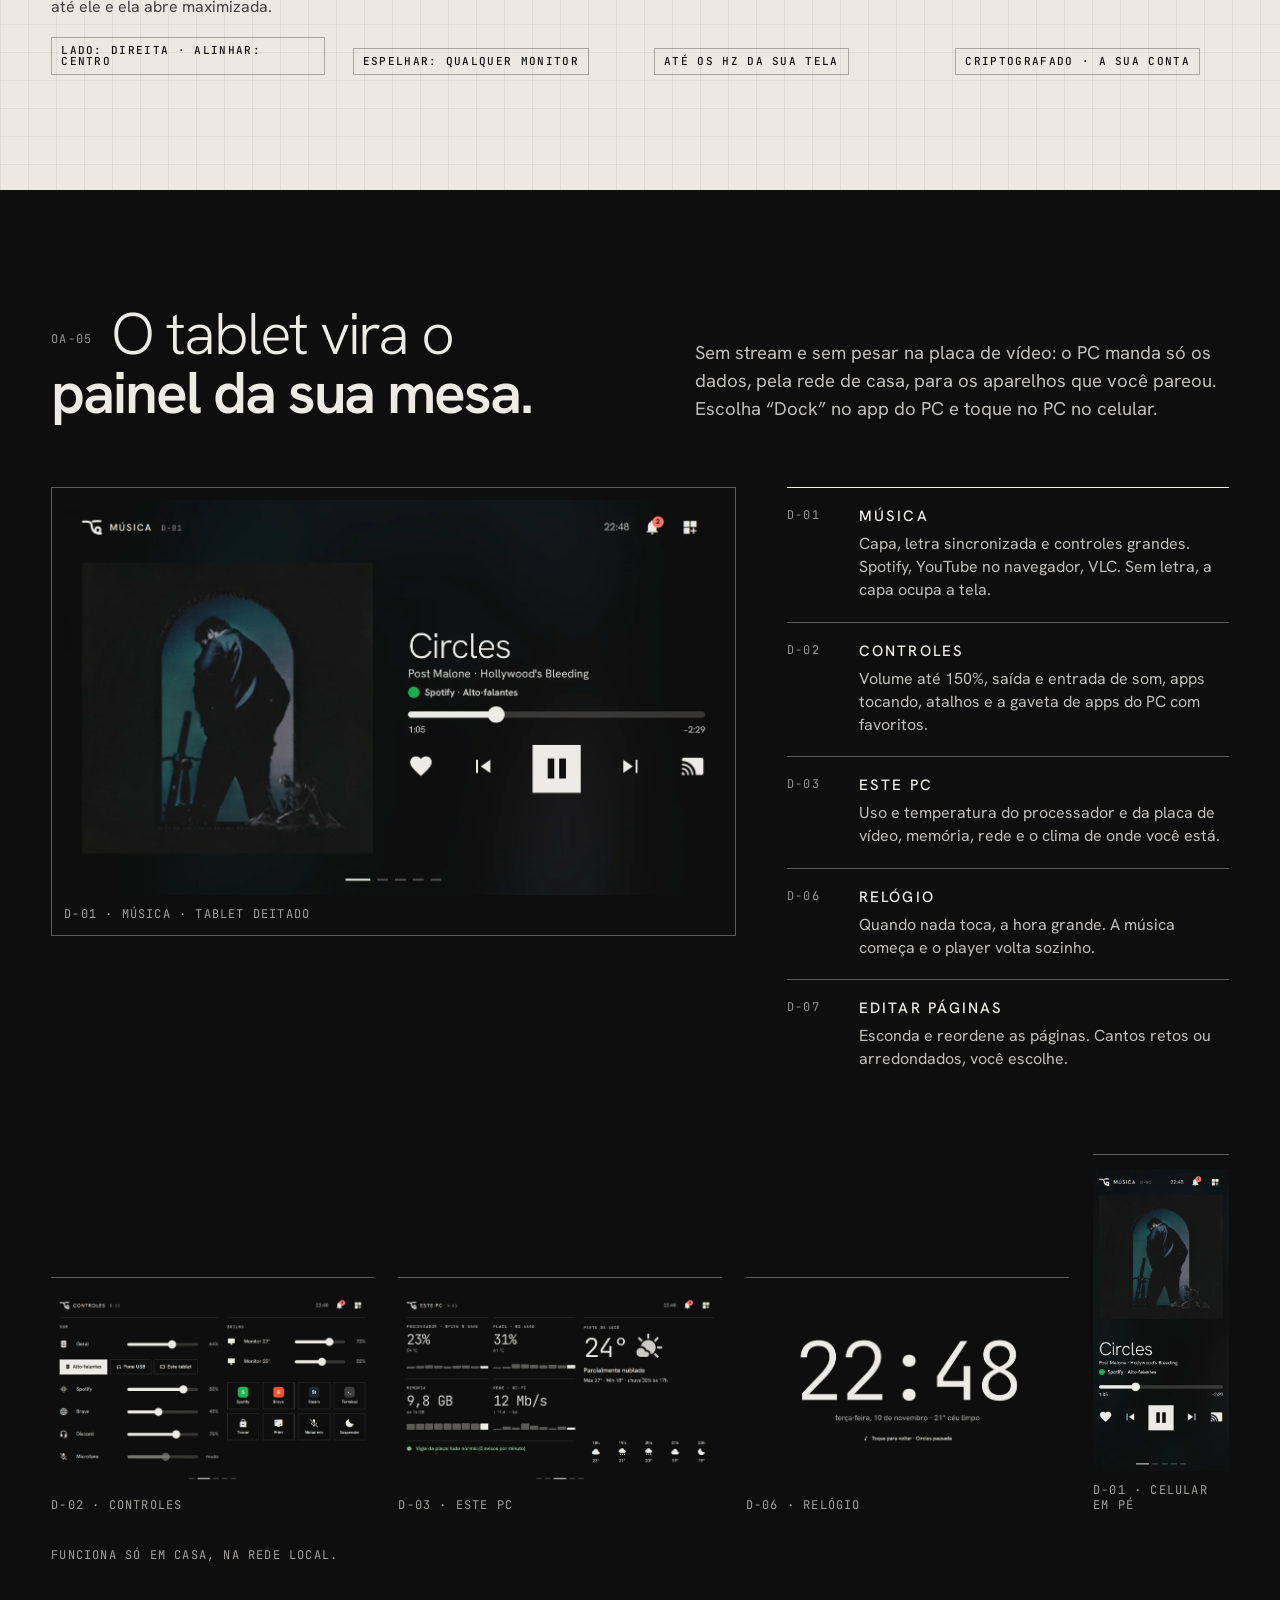
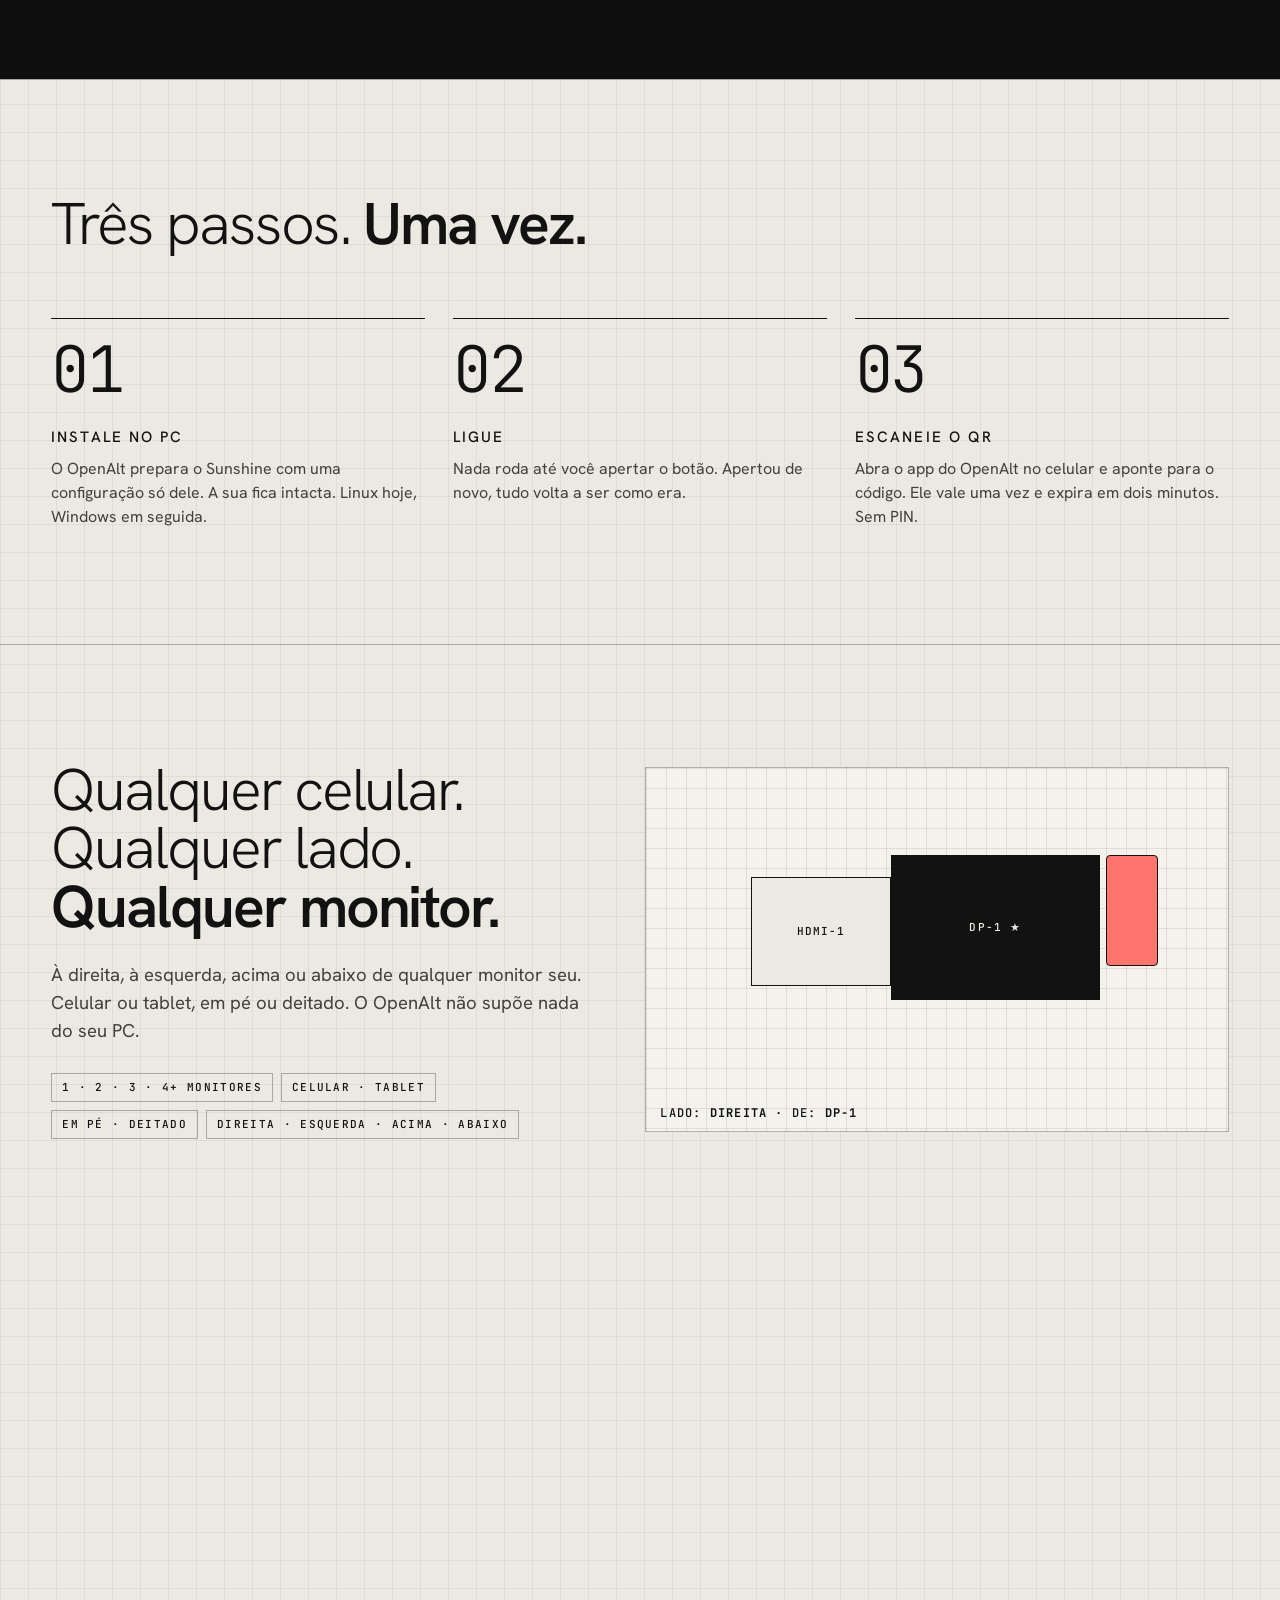
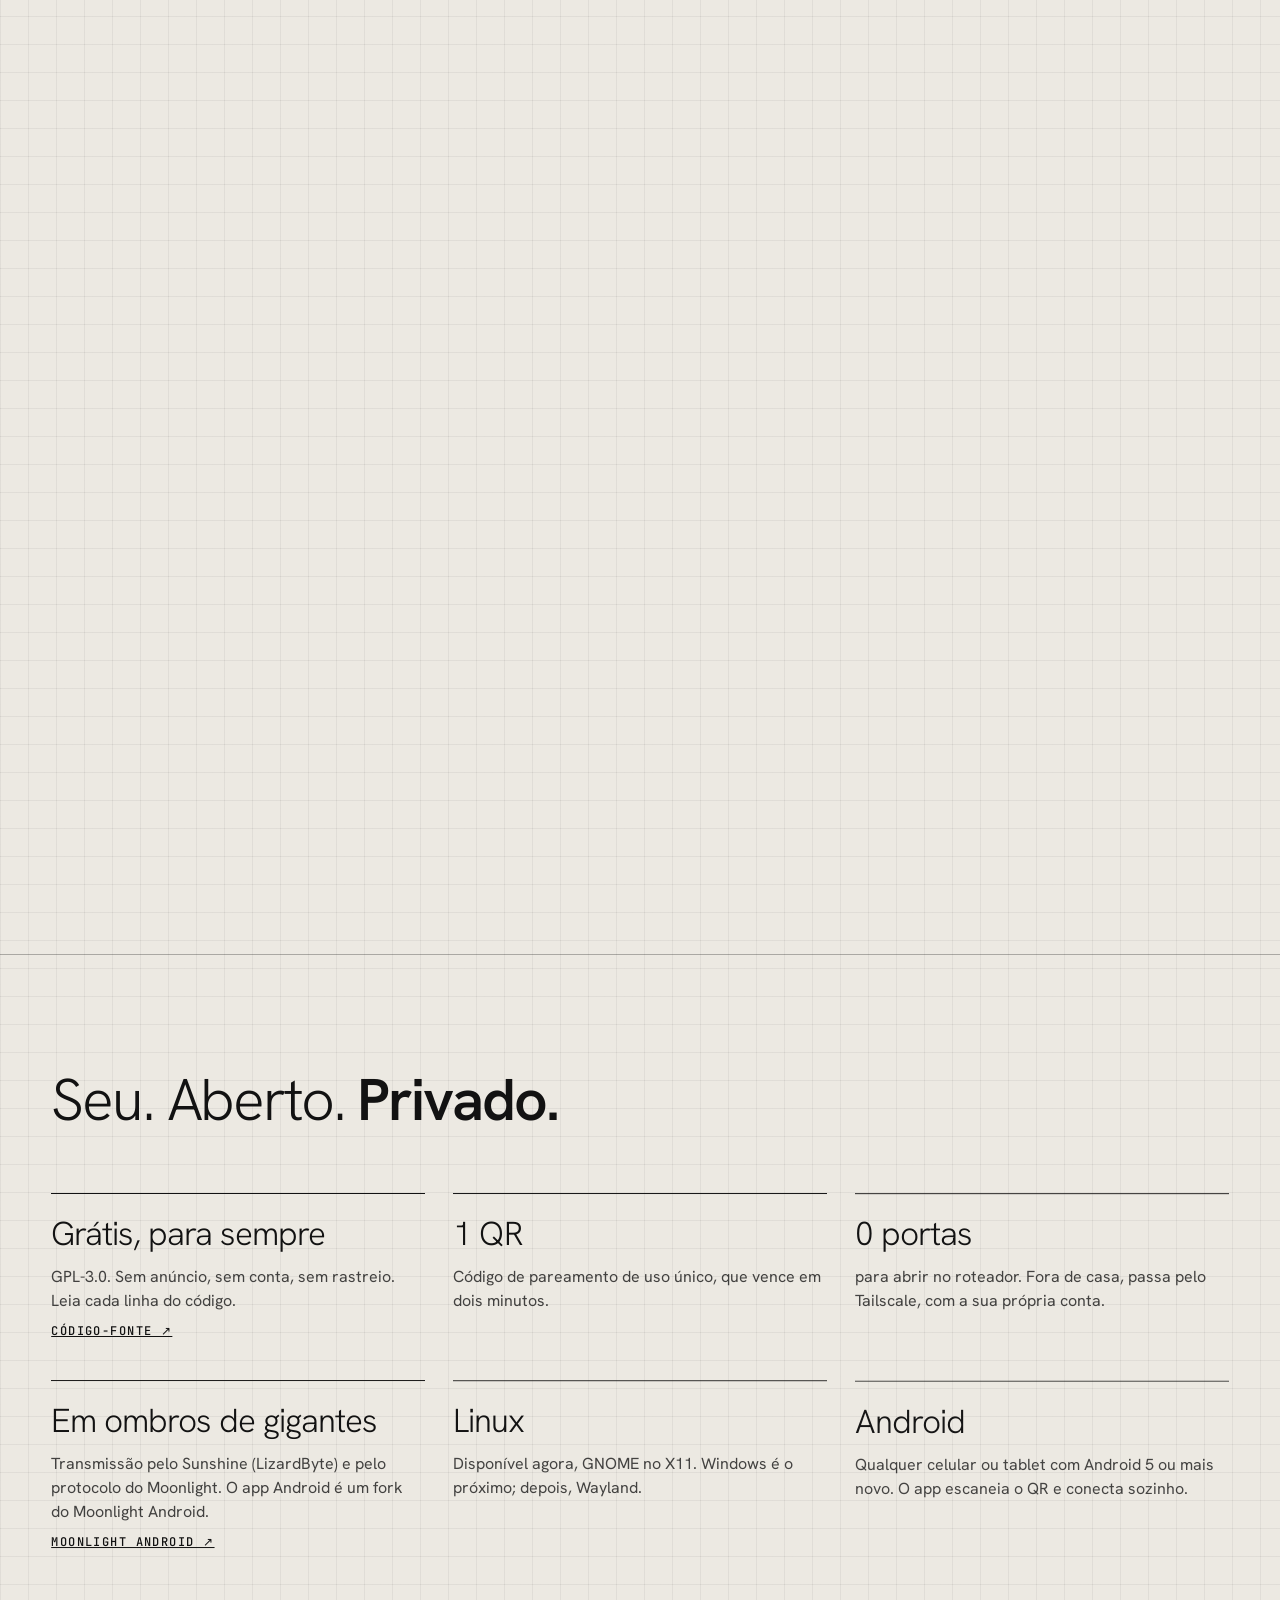
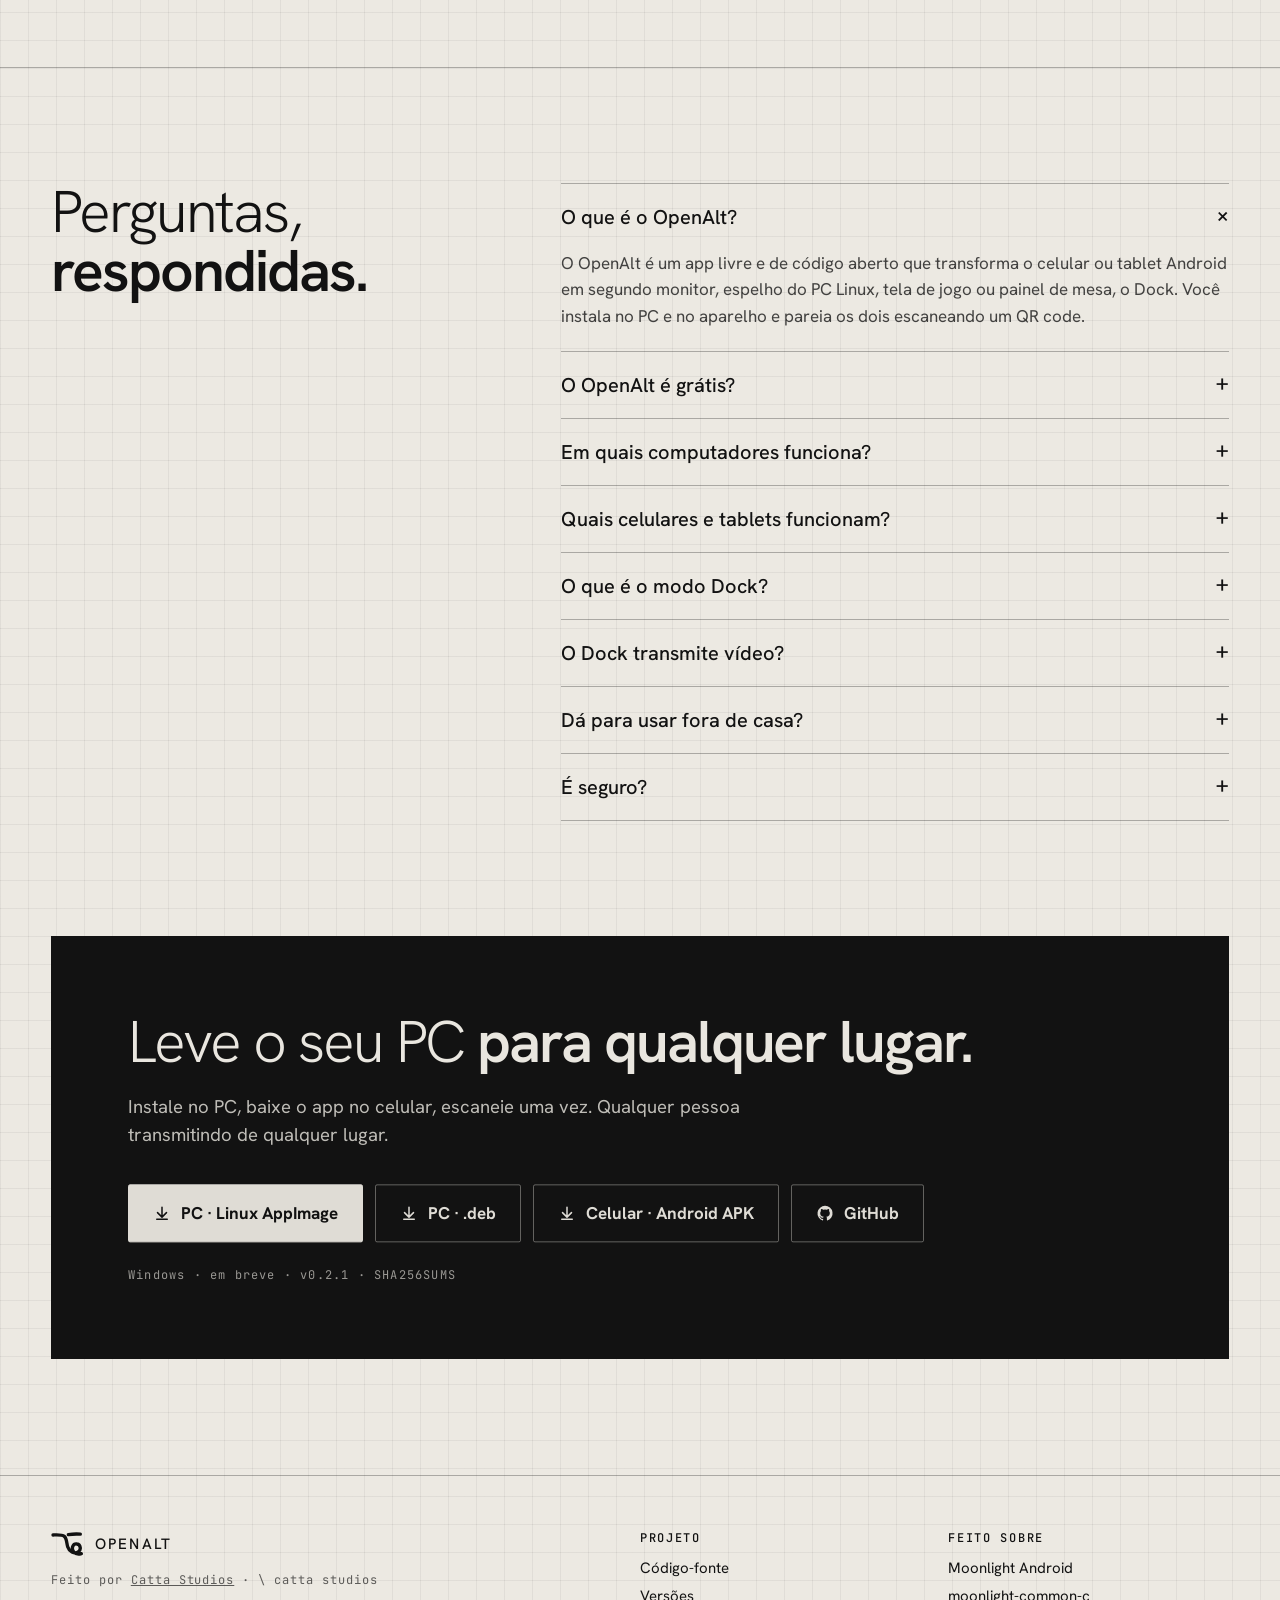
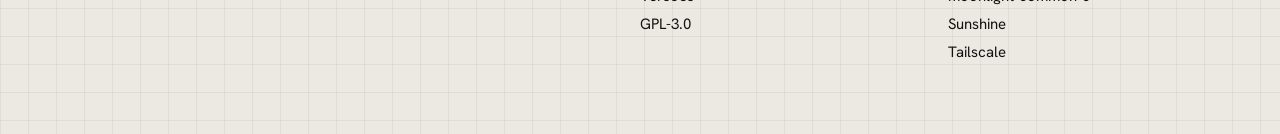
<file: site/pt/index.html>
<!doctype html>
<html lang="pt-BR"><head>
  <meta charset="utf-8">
  <meta name="viewport" content="width=device-width, initial-scale=1">
  <!-- Fonte: esta página (inglês). pt/ e es/ são geradas dela por scripts/idiomas.mjs; não edite as cópias. -->
  <title data-i18n="meta.title">OpenAlt — O celular como segundo monitor, espelho ou painel de mesa do PC</title>
  <meta name="description" data-i18n-content="meta.desc" content="App livre e de código aberto que transforma o celular ou tablet Android em segundo monitor, espelho do PC Linux, tela de jogo ou painel de mesa com música, letra e controles. Pareie com um QR code.">
  <meta name="theme-color" content="#ECE9E2">
  <link rel="canonical" href="https://cattastudios.com.br/openalt-releases/pt/">
  <link rel="alternate" hreflang="en" href="https://cattastudios.com.br/openalt-releases/">
  <link rel="alternate" hreflang="pt-BR" href="https://cattastudios.com.br/openalt-releases/pt/">
  <link rel="alternate" hreflang="es" href="https://cattastudios.com.br/openalt-releases/es/">
  <link rel="alternate" hreflang="x-default" href="https://cattastudios.com.br/openalt-releases/">
  <meta property="og:type" content="website">
  <meta property="og:site_name" content="OpenAlt">
  <meta property="og:url" content="https://cattastudios.com.br/openalt-releases/pt/">
  <meta property="og:locale" content="pt_BR">
  <meta property="og:title" data-i18n-content="og.title" content="OpenAlt — Qualquer pessoa transmitindo de qualquer lugar">
  <meta property="og:description" data-i18n-content="og.desc" content="O celular ou tablet Android como segundo monitor, espelho, tela de jogo ou painel de mesa do PC. Livre e de código aberto.">
  <meta property="og:image" content="https://cattastudios.com.br/openalt-releases/img/og.png">
  <meta property="og:image:width" content="1200">
  <meta property="og:image:height" content="630">
  <meta name="twitter:card" content="summary_large_image">
  <link rel="icon" href="../img/icon.svg" type="image/svg+xml">
  <link rel="preload" href="../fonts/hanken-grotesk-wght.ttf" as="font" type="font/ttf" crossorigin="">
  <link rel="stylesheet" href="../css/site.css">
  <link rel="stylesheet" href="../css/intro.css">
  <script type="application/ld+json" id="ld-app">
{
  "@context": "https://schema.org",
  "@type": "SoftwareApplication",
  "name": "OpenAlt",
  "url": "https://cattastudios.com.br/openalt-releases/pt/",
  "description": "App livre e de código aberto que transforma o celular ou tablet Android em segundo monitor, espelho do PC Linux, tela de jogo ou painel de mesa com música, letra e controles. Pareie com um QR code.",
  "inLanguage": "pt-BR",
  "applicationCategory": "UtilitiesApplication",
  "operatingSystem": "Linux (GNOME on X11), Android 5+",
  "softwareVersion": "0.2.1",
  "license": "https://www.gnu.org/licenses/gpl-3.0.html",
  "isAccessibleForFree": true,
  "offers": {
    "@type": "Offer",
    "price": "0",
    "priceCurrency": "USD"
  },
  "downloadUrl": "https://github.com/berelels/openalt-releases/releases/tag/v0.2.1",
  "screenshot": "https://cattastudios.com.br/openalt-releases/img/dock/musica.webp",
  "image": "https://cattastudios.com.br/openalt-releases/img/og.png",
  "featureList": [
    "Nova tela: Mais um monitor, de qualquer lado de qualquer monitor.",
    "Espelho: Qualquer monitor do PC, igualzinho, na sua mão.",
    "Jogo: Os jogos do PC no sofá, com ou sem controle.",
    "Fora de casa: No 4G, no 5G ou em qualquer Wi-Fi, pelo Tailscale.",
    "Dock: Painel de mesa do PC, sem stream. Música, controles, status."
  ],
  "author": {
    "@type": "Organization",
    "name": "Catta Studios",
    "url": "https://berelels.github.io"
  },
  "codeRepository": "https://github.com/berelels/openalt-releases"
}
</script>
  <script type="application/ld+json" id="ld-faq">
{
  "@context": "https://schema.org",
  "@type": "FAQPage",
  "inLanguage": "pt-BR",
  "mainEntity": [
    {
      "@type": "Question",
      "name": "O que é o OpenAlt?",
      "acceptedAnswer": {
        "@type": "Answer",
        "text": "O OpenAlt é um app livre e de código aberto que transforma o celular ou tablet Android em segundo monitor, espelho do PC Linux, tela de jogo ou painel de mesa, o Dock. Você instala no PC e no aparelho e pareia os dois escaneando um QR code."
      }
    },
    {
      "@type": "Question",
      "name": "O OpenAlt é grátis?",
      "acceptedAnswer": {
        "@type": "Answer",
        "text": "Sim. O OpenAlt usa a licença GPL-3.0, sem anúncio, sem conta e sem assinatura. Os downloads e o código-fonte de cada versão ficam no GitHub."
      }
    },
    {
      "@type": "Question",
      "name": "Em quais computadores funciona?",
      "acceptedAnswer": {
        "@type": "Answer",
        "text": "Hoje, em PCs Linux com GNOME no X11: um AppImage para qualquer distribuição e um .deb para Ubuntu, Debian, Zorin e Pop!_OS. O Windows vem em seguida; depois, o Wayland."
      }
    },
    {
      "@type": "Question",
      "name": "Quais celulares e tablets funcionam?",
      "acceptedAnswer": {
        "@type": "Answer",
        "text": "Qualquer celular ou tablet com Android 5 ou mais novo, em pé ou deitado, em qualquer lado de qualquer monitor."
      }
    },
    {
      "@type": "Question",
      "name": "O que é o modo Dock?",
      "acceptedAnswer": {
        "@type": "Answer",
        "text": "O Dock, novidade da versão 0.2.0, transforma o celular ou tablet num painel de mesa ao lado do monitor: música com capa e letra sincronizada, volume até 150% e saídas de som, atalhos e os apps do PC, temperatura do processador e da placa de vídeo, o clima e um relógio grande quando nada toca."
      }
    },
    {
      "@type": "Question",
      "name": "O Dock transmite vídeo?",
      "acceptedAnswer": {
        "@type": "Answer",
        "text": "Não. O PC manda só os dados (a música, o volume, as temperaturas) pela rede de casa, então não pesa na placa de vídeo. Funciona só na rede local e só com os aparelhos que você pareou."
      }
    },
    {
      "@type": "Question",
      "name": "Dá para usar fora de casa?",
      "acceptedAnswer": {
        "@type": "Answer",
        "text": "Sim, para espelhar o PC no 4G, no 5G ou em qualquer Wi-Fi, pela sua própria conta do Tailscale, sem abrir porta no roteador. O Dock funciona só em casa."
      }
    },
    {
      "@type": "Question",
      "name": "É seguro?",
      "acceptedAnswer": {
        "@type": "Answer",
        "text": "O pareamento usa um QR code de uso único que vence em dois minutos, sem PIN. O PC só aceita os aparelhos que você pareou, e esquecer um aparelho corta o stream e o Dock de uma vez. Nada sobre você é enviado a lugar nenhum."
      }
    }
  ]
}
</script>
  <script src="../vendor/gsap.min.js" defer=""></script>
  <script src="../vendor/ScrollTrigger.min.js" defer=""></script>
  <script src="../js/i18n.js" defer=""></script>
  <script src="../js/intro.js" defer=""></script>
  <script src="../js/main.js" defer=""></script>
  <!-- sem JavaScript, sem abertura: a página aparece direto -->
  <noscript><style>.intro { display: none; } body.intro-on { overflow: auto; }</style></noscript>
</head>
<body class="intro-on">
<!-- a abertura dos apps (js/intro.js, cópia de desktop/src/renderer/intro.ts); aqui não dá para pular -->
<div class="intro boot" id="intro" aria-hidden="true"></div>
<a class="skip" href="#main" data-i18n="skip">Pular para o conteúdo</a>

<svg width="0" height="0" style="position:absolute" aria-hidden="true">
  <defs>
    <symbol id="i-logo" viewBox="64 120 380 300" fill="none" stroke="currentColor" stroke-width="40" stroke-linecap="round" stroke-linejoin="round"><path d="M86 156c62-2 108-6 136 16 30 24 26 80 40 124 18 56 78 92 126 64 40-24 30-90-14-96-50-8-72 52-40 92 22 28 62 34 92 24"></path><path d="M270 152c50-8 96-10 144-6"></path></symbol>
    <symbol id="i-down" viewBox="0 0 24 24" fill="none" stroke="currentColor" stroke-width="2" stroke-linecap="round" stroke-linejoin="round"><path d="M12 4v12M6 11l6 6 6-6M5 20h14"></path></symbol>
    <symbol id="i-gh" viewBox="0 0 24 24" fill="currentColor"><path d="M12 2a10 10 0 0 0-3.16 19.49c.5.09.68-.22.68-.48v-1.7c-2.78.6-3.37-1.34-3.37-1.34-.45-1.16-1.11-1.47-1.11-1.47-.91-.62.07-.61.07-.61 1 .07 1.53 1.03 1.53 1.03.9 1.53 2.35 1.09 2.92.83.09-.65.35-1.09.64-1.34-2.22-.25-4.56-1.11-4.56-4.94 0-1.09.39-1.98 1.03-2.68-.1-.25-.45-1.27.1-2.65 0 0 .84-.27 2.75 1.02a9.5 9.5 0 0 1 5 0c1.91-1.29 2.75-1.02 2.75-1.02.55 1.38.2 2.4.1 2.65.64.7 1.03 1.59 1.03 2.68 0 3.84-2.34 4.69-4.57 4.93.36.31.68.92.68 1.86v2.76c0 .27.18.58.69.48A10 10 0 0 0 12 2z"></path></symbol>
    <symbol id="i-plus" viewBox="0 0 24 24" fill="none" stroke="currentColor" stroke-width="1.8" stroke-linecap="round"><path d="M12 5v14M5 12h14"></path></symbol>
  </defs>
</svg>

<header class="nav" id="nav">
  <div class="wrap bar">
    <a class="brand" href="#top" aria-label="OpenAlt"><svg aria-hidden="true"><use href="#i-logo"></use></svg><b>OPENALT</b><span class="code">OA-00</span></a>
    <nav class="links" aria-label="Seções" data-i18n-aria="nav.label">
      <a href="#modes" data-i18n="nav.modes">Modos</a><a href="#dock" data-i18n="nav.dock">Dock</a><a href="#how" data-i18n="nav.how">Como funciona</a><a href="#faq" data-i18n="nav.faq">Perguntas</a>
    </nav>
    <div class="lang" role="group" aria-label="Idioma" data-i18n-aria="lang.label">
      <a data-lang-link="en" href="../" hreflang="en">EN</a><a data-lang-link="pt" href="./" hreflang="pt-BR" aria-current="true">PT</a><a data-lang-link="es" href="../es/" hreflang="es">ES</a>
    </div>
    <a class="btn fill small" href="#download"><svg aria-hidden="true"><use href="#i-down"></use></svg><span data-i18n="nav.download">Baixar</span></a>
  </div>
</header>

<main id="main">
<!-- ── herói: a ficha do catálogo ───────────────────────── -->
<section class="hero" id="top">
  <div class="wrap hero-grid">
    <div class="hero-text">
      <h1 class="h1" data-i18n="hero.title" data-split="">Qualquer pessoa transmitindo <b>de qualquer lugar.</b></h1>
      <p class="lede" data-i18n="hero.lede">O celular ou tablet Android vira segundo monitor, espelho do PC, tela de jogo e, novidade da 0.2.0, um painel de mesa com a sua música, o volume e o status do PC. Pareia com um QR code.</p>
      <div class="ctas">
        <a class="btn fill lg" href="#download"><svg aria-hidden="true"><use href="#i-down"></use></svg><span data-i18n="hero.cta">Baixar para Linux</span></a>
        <a class="btn lg" href="#dock" data-i18n="hero.cta2">Conhecer o Dock</a>
        <p class="tagline" data-i18n="hero.tag">v0.2.1 · GPL-3.0<br>grátis, sem conta</p>
      </div>
    </div>
    <!-- a mesa: monitor e tablet no suporte, lado a lado, com as cotas do catálogo -->
    <svg class="desk" viewBox="0 0 640 480" role="img" aria-labelledby="deskDesc">
      <desc id="deskDesc" data-i18n="hero.art">Um monitor e, ao lado dele na mesma mesa, um tablet num suporte mostrando o Dock do OpenAlt tocando Circles, de Post Malone.</desc>
      <g class="ink" fill="none" stroke="currentColor" stroke-width="2" stroke-linejoin="round">
        <rect class="draw" x="8" y="70" width="344" height="214" rx="8" fill="var(--sheet)"></rect>
        <rect class="draw" x="30" y="92" width="168" height="110" fill="var(--bone)" stroke-width="1.5"></rect>
        <path class="draw" d="M30 108h168" stroke-width="1.5"></path>
        <rect class="draw" x="150" y="140" width="178" height="118" fill="var(--bone)" stroke-width="1.5"></rect>
        <path class="draw" d="M150 156h178" stroke-width="1.5"></path>
        <path class="draw" d="M164 284v118M196 284v118M118 420v-14h124v14"></path>
        <path class="draw desk-line" d="M0 420h640" stroke-width="1.5"></path>
        <path class="draw" d="M476 398l-18 22M532 398l18 22" stroke-width="2"></path>
      </g>
      <g class="tablet">
        <rect x="374" y="234" width="262" height="164" rx="14" fill="#121212"></rect>
        <image href="../img/dock/musica.webp" x="384" y="244" width="242" height="145.2" preserveAspectRatio="xMidYMid slice"></image>
      </g>
      <g class="dims" fill="currentColor" stroke="currentColor">
        <path d="M8 46h44" stroke-width="1"></path><text x="60" y="50" stroke="none" data-i18n="dim.monitor">Monitor · DP-1</text>
        <path d="M636 210h-36" stroke-width="1"></path><text x="592" y="214" text-anchor="end" stroke="none" data-i18n="dim.tablet">D-01 · Música</text>
        <path d="M8 444v12M8 450h628M636 444v12" stroke-width="1" fill="none"></path><text x="322" y="474" text-anchor="middle" stroke="none" data-i18n="dim.desk">Mesma mesa · rede de casa</text>
      </g>
    </svg>
  </div>

  <!-- índice do catálogo: os cinco modos -->
  <ol class="wrap index" aria-label="Catálogo" data-i18n-aria="idx.label">
    <li><a href="#m1"><span class="code">OA-01</span><h2 data-i18n="i1.t">Nova tela</h2><p data-i18n="i1.p">Mais um monitor, de qualquer lado de qualquer monitor.</p></a></li>
    <li><a href="#m2"><span class="code">OA-02</span><h2 data-i18n="i2.t">Espelho</h2><p data-i18n="i2.p">Qualquer monitor do PC, igualzinho, na sua mão.</p></a></li>
    <li><a href="#m3"><span class="code">OA-03</span><h2 data-i18n="i3.t">Jogo</h2><p data-i18n="i3.p">Os jogos do PC no sofá, com ou sem controle.</p></a></li>
    <li><a href="#m4"><span class="code">OA-04</span><h2 data-i18n="i4.t">Fora de casa</h2><p data-i18n="i4.p">No 4G, no 5G ou em qualquer Wi-Fi, pelo Tailscale.</p></a></li>
    <li class="is-new"><a href="#dock"><span class="code">OA-05 <span class="new" data-i18n="new">Novo</span></span><h2 data-i18n="i5.t">Dock</h2><p data-i18n="i5.p">Painel de mesa do PC, sem stream. Música, controles, status.</p></a></li>
  </ol>
</section>

<!-- ── os quatro modos com stream ──────────────────────── -->
<section class="sec modes" id="modes" aria-labelledby="modesTitle">
  <div class="wrap">
    <header class="sec-head">
      <h2 class="h2" id="modesTitle" data-i18n="modes.title">Quatro jeitos de <b>transmitir.</b></h2>
      <p class="lede" data-i18n="modes.lede">Você escolhe a cada conexão. O PC transmite pelo Sunshine; o celular ou tablet mostra com o app do OpenAlt.</p>
    </header>
    <div class="entries">
      <article class="entry" id="m1">
        <svg class="art" viewBox="0 0 240 140" aria-hidden="true"><g fill="none" stroke="currentColor" stroke-width="1.5" stroke-linejoin="round">
          <rect x="8" y="16" width="140" height="88" rx="4"></rect><path d="M58 104v14M40 118h36"></path>
          <rect x="160" y="40" width="74" height="48" rx="6" stroke-width="3"></rect>
          <rect x="112" y="46" width="70" height="34" fill="var(--bone)"></rect><path d="M112 54h70"></path>
          <path d="M26 30h50v28H26z"></path></g></svg>
        <span class="code">OA-01</span><h3 data-i18n="p1.title">Nova tela</h3>
        <p data-i18n="p1.text">Um monitor extra de verdade, na resolução do aparelho: à direita, à esquerda, acima ou abaixo de qualquer monitor. Arraste uma janela até ele e ela abre maximizada.</p>
        <span class="tag" data-i18n="p1.tag">lado: direita · alinhar: centro</span>
      </article>
      <article class="entry" id="m2">
        <svg class="art" viewBox="0 0 240 140" aria-hidden="true"><g fill="none" stroke="currentColor" stroke-width="1.5" stroke-linejoin="round">
          <rect x="8" y="16" width="140" height="88" rx="4"></rect><path d="M58 104v14M40 118h36"></path>
          <path d="M24 34h70M24 46h100M24 58h86M24 82h44"></path>
          <rect x="176" y="22" width="54" height="100" rx="8" stroke-width="3"></rect>
          <path d="M186 52h26M186 60h36M186 68h31M186 84h16"></path>
          <path d="M152 60h18M164 54l6 6-6 6" stroke-dasharray="3 4"></path></g></svg>
        <span class="code">OA-02</span><h3 data-i18n="p2.title">Espelho</h3>
        <p data-i18n="p2.text">Mostre a tela principal, ou qualquer outra, exatamente como ela está, no celular ou tablet na sua mão. O som vai para o aparelho.</p>
        <span class="tag" data-i18n="p2.tag">espelhar: qualquer monitor</span>
      </article>
      <article class="entry" id="m3">
        <svg class="art" viewBox="0 0 240 140" aria-hidden="true"><g fill="none" stroke="currentColor" stroke-width="1.5" stroke-linejoin="round">
          <rect x="30" y="10" width="180" height="84" rx="10" stroke-width="3"></rect>
          <path d="M44 80l40-34 26 20 34-30 52 44"></path>
          <path d="M86 104h68c14 0 22 10 24 22l1 4c1 8-6 12-12 9-5-3-9-8-13-11H86c-4 3-8 8-13 11-6 3-13-1-12-9l1-4c2-12 10-22 24-22z"></path>
          <path d="M92 116v8M88 120h8"></path><circle cx="146" cy="117" r="2.5"></circle><circle cx="152" cy="123" r="2.5"></circle></g></svg>
        <span class="code">OA-03</span><h3 data-i18n="p3.title">Tela de jogo</h3>
        <p data-i18n="p3.text">Os jogos do PC no sofá ou na cama, transmitidos pelo Sunshine. Ligue um controle, se quiser.</p>
        <span class="tag" data-i18n="p3.tag">até os Hz da sua tela</span>
      </article>
      <article class="entry" id="m4">
        <svg class="art" viewBox="0 0 240 140" aria-hidden="true"><g fill="none" stroke="currentColor" stroke-width="1.5" stroke-linejoin="round">
          <path d="M14 112V84l26-20 26 20v28z"></path><path d="M34 112V96h12v16"></path>
          <path d="M70 100C110 96 120 60 170 52" stroke-dasharray="2 6" stroke-linecap="round"></path>
          <rect x="176" y="18" width="50" height="92" rx="8" stroke-width="3"></rect>
          <text x="84" y="124" font-size="10" stroke="none" fill="currentColor" font-family="var(--mono)">WI-FI</text>
          <text x="118" y="44" font-size="10" stroke="none" fill="currentColor" font-family="var(--mono)">4G · 5G</text></g></svg>
        <span class="code">OA-04</span><h3 data-i18n="p4.title">Fora de casa</h3>
        <p data-i18n="p4.text">Deixe o PC em casa e leve a tela dele com você, no 4G, no 5G ou em qualquer Wi-Fi, com o Tailscale e a sua própria conta. Sem abrir porta.</p>
        <span class="tag" data-i18n="p4.tag">criptografado · a sua conta</span>
      </article>
    </div>
  </div>
</section>

<!-- ── o Dock: a página vira noite ─────────────────────── -->
<section class="sec night dock" id="dock" aria-labelledby="dockTitle">
  <div class="wrap">
    <header class="sec-head">
      <h2 class="h2" id="dockTitle"><span class="code">OA-05</span> <span data-i18n="dock.title">O tablet vira o <b>painel da sua mesa.</b></span></h2>
      <p class="lede" data-i18n="dock.lede">Sem stream e sem pesar na placa de vídeo: o PC manda só os dados, pela rede de casa, para os aparelhos que você pareou. Escolha “Dock” no app do PC e toque no PC no celular.</p>
    </header>
    <div class="spread">
      <figure class="shot">
        <img src="../img/dock/musica.webp" width="1333" height="800" alt="A página Música do Dock: a capa de Hollywood’s Bleeding, Circles de Post Malone, a barra de tempo e os controles grandes." data-i18n-alt="dock.alt">
        <figcaption data-i18n="dock.fig">D-01 · Música · tablet deitado</figcaption>
      </figure>
      <ol class="pages">
        <li><span class="code">D-01</span><h3 data-i18n="d1.t">Música</h3><p data-i18n="d1.p">Capa, letra sincronizada e controles grandes. Spotify, YouTube no navegador, VLC. Sem letra, a capa ocupa a tela.</p></li>
        <li><span class="code">D-02</span><h3 data-i18n="d2.t">Controles</h3><p data-i18n="d2.p">Volume até 150%, saída e entrada de som, apps tocando, atalhos e a gaveta de apps do PC com favoritos.</p></li>
        <li><span class="code">D-03</span><h3 data-i18n="d3.t">Este PC</h3><p data-i18n="d3.p">Uso e temperatura do processador e da placa de vídeo, memória, rede e o clima de onde você está.</p></li>
        <li><span class="code">D-06</span><h3 data-i18n="d6.t">Relógio</h3><p data-i18n="d6.p">Quando nada toca, a hora grande. A música começa e o player volta sozinho.</p></li>
        <li><span class="code">D-07</span><h3 data-i18n="d7.t">Editar páginas</h3><p data-i18n="d7.p">Esconda e reordene as páginas. Cantos retos ou arredondados, você escolhe.</p></li>
      </ol>
    </div>
    <div class="strip">
      <figure><img src="../img/dock/controles.webp" width="1333" height="800" loading="lazy" alt="D-02 · Controles" data-i18n-alt="dock.s2"><figcaption data-i18n="dock.s2">D-02 · Controles</figcaption></figure>
      <figure><img src="../img/dock/este-pc.webp" width="1333" height="800" loading="lazy" alt="D-03 · Este PC" data-i18n-alt="dock.s3"><figcaption data-i18n="dock.s3">D-03 · Este PC</figcaption></figure>
      <figure><img src="../img/dock/relogio.webp" width="1333" height="800" loading="lazy" alt="D-06 · Relógio" data-i18n-alt="dock.s6"><figcaption data-i18n="dock.s6">D-06 · Relógio</figcaption></figure>
      <figure class="phone"><img src="../img/dock/musica-celular.webp" width="412" height="915" loading="lazy" alt="D-01 · celular em pé" data-i18n-alt="dock.sp"><figcaption data-i18n="dock.sp">D-01 · celular em pé</figcaption></figure>
    </div>
    <p class="note" data-i18n="dock.note">Funciona só em casa, na rede local.</p>
  </div>
</section>

<!-- ── como funciona ─────────────────────────────────── -->
<section class="sec how" id="how" aria-labelledby="howTitle">
  <div class="wrap">
    <header class="sec-head"><h2 class="h2" id="howTitle" data-i18n="how.title">Três passos. <b>Uma vez.</b></h2></header>
    <ol class="steps">
      <li><span class="n">01</span><h3 data-i18n="s1.title">Instale no PC</h3><p data-i18n="s1.text">O OpenAlt prepara o Sunshine com uma configuração só dele. A sua fica intacta. Linux hoje, Windows em seguida.</p></li>
      <li><span class="n">02</span><h3 data-i18n="s2.title">Ligue</h3><p data-i18n="s2.text">Nada roda até você apertar o botão. Apertou de novo, tudo volta a ser como era.</p></li>
      <li><span class="n">03</span><h3 data-i18n="s3.title">Escaneie o QR</h3><p data-i18n="s3.text">Abra o app do OpenAlt no celular e aponte para o código. Ele vale uma vez e expira em dois minutos. Sem PIN.</p></li>
    </ol>
  </div>
</section>

<!-- ── qualquer lado ─────────────────────────────────── -->
<section class="sec sides" id="sides" aria-labelledby="sidesTitle">
  <div class="wrap grid2">
    <div>
      <h2 class="h2" id="sidesTitle" data-i18n="sides.title">Qualquer celular. Qualquer lado. <b>Qualquer monitor.</b></h2>
      <p class="lede" data-i18n="sides.lede">À direita, à esquerda, acima ou abaixo de qualquer monitor seu. Celular ou tablet, em pé ou deitado. O OpenAlt não supõe nada do seu PC.</p>
      <ul class="chips"><li data-i18n="chip1">1 · 2 · 3 · 4+ monitores</li><li data-i18n="chip2">celular · tablet</li><li data-i18n="chip3">em pé · deitado</li><li data-i18n="chip4">direita · esquerda · acima · abaixo</li></ul>
    </div>
    <div class="plan" id="plan" aria-hidden="true">
      <div class="mon" style="left:18%;top:30%;width:24%;height:30%">HDMI-1</div>
      <div class="mon primary" style="left:42%;top:24%;width:36%;height:40%">DP-1 ★</div>
      <div class="dev" id="planDev"></div>
      <p class="readout"><span data-i18n="plan.side">lado</span>: <b id="planSide">right</b> · <span data-i18n="plan.of">de</span>: <b id="planOf">DP-1</b></p>
    </div>
  </div>
</section>

<!-- ── aberto e privado ─────────────────────────────── -->
<section class="sec open" id="open" aria-labelledby="openTitle">
  <div class="wrap">
    <header class="sec-head"><h2 class="h2" id="openTitle" data-i18n="open.title">Seu. Aberto. <b>Privado.</b></h2></header>
    <ul class="facts">
      <li><b data-i18n="c1.b">Grátis, para sempre</b><p data-i18n="c1.p">GPL-3.0. Sem anúncio, sem conta, sem rastreio. Leia cada linha do código.</p><a href="https://github.com/berelels/openalt-releases#source-code" data-i18n="c1.a">Código-fonte ↗</a></li>
      <li><b data-i18n="c2.b">1 QR</b><p data-i18n="c2.p">Código de pareamento de uso único, que vence em dois minutos.</p></li>
      <li><b data-i18n="c3.b">0 portas</b><p data-i18n="c3.p">para abrir no roteador. Fora de casa, passa pelo Tailscale, com a sua própria conta.</p></li>
      <li><b data-i18n="c4.b">Em ombros de gigantes</b><p data-i18n="c4.p">Transmissão pelo Sunshine (LizardByte) e pelo protocolo do Moonlight. O app Android é um fork do Moonlight Android.</p><a href="https://github.com/moonlight-stream/moonlight-android">Moonlight Android ↗</a></li>
      <li><b data-i18n="c5.b">Linux</b><p data-i18n="c5.p">Disponível agora, GNOME no X11. Windows é o próximo; depois, Wayland.</p></li>
      <li><b data-i18n="c6.b">Android</b><p data-i18n="c6.p">Qualquer celular ou tablet com Android 5 ou mais novo. O app escaneia o QR e conecta sozinho.</p></li>
    </ul>
  </div>
</section>

<!-- ── perguntas (as mesmas do JSON-LD FAQPage) ─────── -->
<section class="sec faq" id="faq" aria-labelledby="faqTitle">
  <div class="wrap grid2">
    <header class="sec-head"><h2 class="h2" id="faqTitle" data-i18n="faq.title">Perguntas, <b>respondidas.</b></h2></header>
    <div class="qa">
      <details open=""><summary data-i18n="q1">O que é o OpenAlt?</summary><p data-i18n="a1">O OpenAlt é um app livre e de código aberto que transforma o celular ou tablet Android em segundo monitor, espelho do PC Linux, tela de jogo ou painel de mesa, o Dock. Você instala no PC e no aparelho e pareia os dois escaneando um QR code.</p></details>
      <details><summary data-i18n="q2">O OpenAlt é grátis?</summary><p data-i18n="a2">Sim. O OpenAlt usa a licença GPL-3.0, sem anúncio, sem conta e sem assinatura. Os downloads e o código-fonte de cada versão ficam no GitHub.</p></details>
      <details><summary data-i18n="q3">Em quais computadores funciona?</summary><p data-i18n="a3">Hoje, em PCs Linux com GNOME no X11: um AppImage para qualquer distribuição e um .deb para Ubuntu, Debian, Zorin e Pop!_OS. O Windows vem em seguida; depois, o Wayland.</p></details>
      <details><summary data-i18n="q4">Quais celulares e tablets funcionam?</summary><p data-i18n="a4">Qualquer celular ou tablet com Android 5 ou mais novo, em pé ou deitado, em qualquer lado de qualquer monitor.</p></details>
      <details><summary data-i18n="q5">O que é o modo Dock?</summary><p data-i18n="a5">O Dock, novidade da versão 0.2.0, transforma o celular ou tablet num painel de mesa ao lado do monitor: música com capa e letra sincronizada, volume até 150% e saídas de som, atalhos e os apps do PC, temperatura do processador e da placa de vídeo, o clima e um relógio grande quando nada toca.</p></details>
      <details><summary data-i18n="q6">O Dock transmite vídeo?</summary><p data-i18n="a6">Não. O PC manda só os dados (a música, o volume, as temperaturas) pela rede de casa, então não pesa na placa de vídeo. Funciona só na rede local e só com os aparelhos que você pareou.</p></details>
      <details><summary data-i18n="q7">Dá para usar fora de casa?</summary><p data-i18n="a7">Sim, para espelhar o PC no 4G, no 5G ou em qualquer Wi-Fi, pela sua própria conta do Tailscale, sem abrir porta no roteador. O Dock funciona só em casa.</p></details>
      <details><summary data-i18n="q8">É seguro?</summary><p data-i18n="a8">O pareamento usa um QR code de uso único que vence em dois minutos, sem PIN. O PC só aceita os aparelhos que você pareou, e esquecer um aparelho corta o stream e o Dock de uma vez. Nada sobre você é enviado a lugar nenhum.</p></details>
    </div>
  </div>
</section>

<!-- ── baixar ─────────────────────────────────────────── -->
<section class="sec download" id="download" aria-labelledby="dlTitle">
  <div class="wrap">
    <div class="dl">
      <h2 class="h2" id="dlTitle" data-i18n="dl.title">Leve o seu PC <b>para qualquer lugar.</b></h2>
      <p class="lede" data-i18n="dl.lede">Instale no PC, baixe o app no celular, escaneie uma vez. Qualquer pessoa transmitindo de qualquer lugar.</p>
      <div class="plat">
        <a class="btn inv lg" href="https://github.com/berelels/openalt-releases/releases/download/v0.2.1/openalt-0.2.1-x86_64.AppImage"><svg aria-hidden="true"><use href="#i-down"></use></svg><span data-i18n="dl.linux">PC · Linux AppImage</span></a>
        <a class="btn lg" href="https://github.com/berelels/openalt-releases/releases/download/v0.2.1/openalt-0.2.1-amd64.deb"><svg aria-hidden="true"><use href="#i-down"></use></svg><span data-i18n="dl.deb">PC · .deb</span></a>
        <a class="btn lg" href="https://github.com/berelels/openalt-releases/releases/download/v0.2.1/openalt-0.2.1.apk"><svg aria-hidden="true"><use href="#i-down"></use></svg><span data-i18n="dl.android">Celular · Android APK</span></a>
        <a class="btn lg" href="https://github.com/berelels/openalt-releases"><svg aria-hidden="true"><use href="#i-gh"></use></svg>GitHub</a>
      </div>
      <p class="tagline"><span data-i18n="dl.windows">Windows · em breve</span> · v0.2.1 · SHA256SUMS</p>
    </div>
  </div>
</section>
</main>

<footer class="foot">
  <div class="wrap cols">
    <div>
      <a class="brand" href="#top"><svg aria-hidden="true"><use href="#i-logo"></use></svg><b>OPENALT</b></a>
      <p class="sig"><span data-i18n="foot.by">Feito por</span> <a href="https://berelels.github.io">Catta Studios</a> · \ catta studios</p>
    </div>
    <div><h3 data-i18n="foot.project">Projeto</h3><ul>
      <li><a href="https://github.com/berelels/openalt-releases#source-code" data-i18n="foot.source">Código-fonte</a></li>
      <li><a href="https://github.com/berelels/openalt-releases/releases" data-i18n="foot.releases">Versões</a></li>
      <li><a href="https://github.com/berelels/openalt-releases/blob/main/LICENSE">GPL-3.0</a></li></ul></div>
    <div><h3 data-i18n="foot.built">Feito sobre</h3><ul>
      <li><a href="https://github.com/moonlight-stream/moonlight-android">Moonlight Android</a></li>
      <li><a href="https://github.com/moonlight-stream/moonlight-common-c">moonlight-common-c</a></li>
      <li><a href="https://github.com/LizardByte/Sunshine">Sunshine</a></li>
      <li><a href="https://github.com/tailscale/tailscale">Tailscale</a></li></ul></div>
  </div>
</footer>






</body></html>
</file>
<file: site/css/site.css>
/* OpenAlt — site no estilo "Catálogo" (direção C do Dock, android/DESIGN.md) sobre o papel quadriculado.
   Dia: osso #ECE9E2 com tinta #121212 e o quadriculado fino. Noite (o Dock e o rodapé de baixar): preto
   fosco #0E0E0E com giz #EDEBE6. Grupos com linha de 1px no topo, Hanken Grotesk fina + JetBrains Mono
   tabular para códigos e números, cantos retos, nenhuma sombra. Coral só como selo (texto escuro, 7,3:1).
   Sem build: HTML, CSS e JS à mão. Animações em js/main.js (GSAP + ScrollTrigger). */

@font-face { font-family: 'Hanken'; src: url(../fonts/hanken-grotesk-wght.ttf) format('truetype'); font-weight: 100 900; font-display: swap; }
@font-face { font-family: 'JBMono'; src: url(../fonts/jetbrains-mono-latin-wght-normal.woff2) format('woff2'); font-weight: 100 800; font-display: swap; }

:root {
  --bone: #ECE9E2; --sheet: #F4F2EC; --ink: #121212; --black: #0E0E0E; --chalk: #EDEBE6; --coral: #FF746C;
  --line: rgba(18, 18, 18, .3); --grid: rgba(18, 18, 18, .055); --grid-2: rgba(18, 18, 18, .09);
  --soft: rgba(18, 18, 18, .78); --muted: rgba(18, 18, 18, .66);
  --sans: 'Hanken', system-ui, sans-serif; --mono: 'JBMono', ui-monospace, monospace;
  --gut: clamp(16px, 4vw, 56px); --max: 1440px;
  --fg: var(--ink); --bg: var(--bone);
  color-scheme: light;
}
* { box-sizing: border-box; margin: 0; padding: 0; }
html { -webkit-text-size-adjust: 100%; scroll-behavior: smooth; scroll-padding-top: 80px; }
@media (prefers-reduced-motion: reduce) { html { scroll-behavior: auto; } }
body {
  font-family: var(--sans); color: var(--ink); -webkit-font-smoothing: antialiased; overflow-x: hidden;
  background: linear-gradient(var(--grid) 1px, transparent 1px) 0 0 / 28px 28px,
    linear-gradient(90deg, var(--grid) 1px, transparent 1px) 0 0 / 28px 28px, var(--bone);
}
a { color: inherit; }
img, svg { display: block; max-width: 100%; }
ol, ul { list-style: none; }
::selection { background: var(--ink); color: var(--bone); }
:focus-visible { outline: 2px solid currentColor; outline-offset: 3px; }
.skip { position: absolute; left: 8px; top: -60px; background: var(--ink); color: var(--bone); padding: 10px 14px; z-index: 200; }
.skip:focus { top: 8px; }
.wrap { max-width: var(--max); margin: 0 auto; padding: 0 var(--gut); }
.code { font: 400 12px/1 var(--mono); letter-spacing: .1em; opacity: .6; font-feature-settings: 'tnum'; }
.h1 { font-weight: 300; font-size: clamp(46px, 6.4vw, 92px); line-height: .96; letter-spacing: -.04em; text-wrap: balance; }
.h2 { font-weight: 300; font-size: clamp(36px, 4.6vw, 68px); line-height: 1; letter-spacing: -.035em; text-wrap: balance; }
.h1 b, .h2 b { font-weight: 600; }
.h2 .code { vertical-align: .9em; margin-right: 6px; }
.lede { font-size: clamp(17px, 1.45vw, 21px); line-height: 1.5; max-width: 34em; color: var(--soft); }
.tagline { font: 400 12px/1.6 var(--mono); letter-spacing: .1em; color: var(--muted); }

/* ── botões ── */
.btn { display: inline-flex; align-items: center; gap: 10px; height: 48px; padding: 0 20px; border: 1px solid var(--line); border-radius: 2px;
  font: 700 15px/1 var(--sans); text-decoration: none; color: inherit; background: transparent; transition: background .2s, color .2s, border-color .2s; }
.btn svg { width: 18px; height: 18px; flex: none; }
.btn:hover { border-color: currentColor; }
.btn.fill { background: var(--ink); color: var(--bone); border-color: var(--ink); }
.btn.fill:hover { background: #2a2a2a; }
.btn.lg { height: 58px; padding: 0 24px; font-size: 17px; }
.btn.small { height: 40px; padding: 0 14px; font-size: 14px; }

/* ── barra (igual à barra do Dock) ── */
.nav { position: sticky; top: 0; z-index: 50; background: color-mix(in srgb, var(--bone) 94%, transparent); }
.bar { display: flex; align-items: center; gap: 28px; height: 68px; border-bottom: 1px solid var(--line); }
.brand { display: flex; align-items: center; gap: 12px; text-decoration: none; }
.brand svg { width: 32px; height: 25px; }
.brand b { font-weight: 500; font-size: 15px; letter-spacing: .14em; }
.links { margin-left: auto; display: flex; gap: 26px; }
.links a { font: 500 12px/1 var(--mono); letter-spacing: .14em; text-transform: uppercase; text-decoration: none; padding: 8px 0; border-bottom: 1px solid transparent; }
.links a:hover { border-color: currentColor; }
.lang { display: flex; border: 1px solid var(--line); }
.lang a { font: 500 12px/1 var(--mono); letter-spacing: .1em; text-decoration: none; padding: 13px 10px; }
.lang a[aria-current] { background: var(--ink); color: var(--bone); }

/* ── herói ── */
.hero { padding-top: clamp(40px, 7vw, 88px); }
.hero-grid { display: grid; grid-template-columns: 1.05fr 1fr; gap: clamp(32px, 4vw, 64px); align-items: center; }
.hero .lede { margin-top: 28px; }
.ctas { margin-top: 36px; display: flex; flex-wrap: wrap; align-items: center; gap: 14px; }
.ctas .tagline { margin-left: 6px; }
.desk { width: 100%; height: auto; color: var(--ink); overflow: visible; }
.desk .dims text { font: 500 11px var(--mono); letter-spacing: .14em; text-transform: uppercase; }
.index { display: grid; grid-template-columns: repeat(5, 1fr); gap: 0 28px; margin-top: clamp(40px, 5vw, 72px); padding-bottom: clamp(56px, 7vw, 104px); }
.index a { display: block; height: 100%; border-top: 1px solid var(--ink); padding: 18px 0 8px; text-decoration: none; }
.index .is-new a { border-top-width: 3px; padding-top: 16px; }
.index .code { display: flex; justify-content: space-between; align-items: center; height: 19px; }
.index h2 { margin-top: 22px; font-weight: 400; font-size: 26px; letter-spacing: -.01em; }
.index p { margin-top: 10px; font-size: 15.5px; line-height: 1.45; color: var(--soft); }
.index a:hover h2 { text-decoration: underline; text-underline-offset: 6px; text-decoration-thickness: 1px; }
.new { font: 700 11px/1 var(--mono); letter-spacing: .12em; text-transform: uppercase; background: var(--coral); color: var(--black); padding: 4px 7px; opacity: 1; }
.index .code .new { opacity: 1; }
.index .is-new .code { opacity: 1; }
.index .is-new .code > :first-child { opacity: .6; }

/* ── seções ── */
.sec { padding: clamp(72px, 9vw, 128px) 0; border-top: 1px solid var(--line); }
.sec-head { display: grid; grid-template-columns: 1.1fr 1fr; gap: 32px 56px; align-items: end; margin-bottom: clamp(40px, 5vw, 72px); }
.sec-head:only-child, .sec-head:has(> .h2:only-child) { grid-template-columns: 1fr; }

/* os quatro modos: entradas do catálogo, linha no topo */
.entries { display: grid; grid-template-columns: repeat(4, 1fr); gap: 0 28px; }
.entry { border-top: 1px solid var(--ink); padding-top: 18px; display: flex; flex-direction: column; }
.entry .art { width: 100%; aspect-ratio: 240 / 140; margin-bottom: 22px; color: var(--ink); }
.entry h3 { margin-top: 14px; font-weight: 400; font-size: 26px; letter-spacing: -.01em; }
.entry p { margin-top: 10px; font-size: 16px; line-height: 1.5; color: var(--soft); flex: 1; }
.tag { margin-top: 18px; align-self: flex-start; font: 500 11px/1 var(--mono); letter-spacing: .12em; text-transform: uppercase; border: 1px solid var(--line); padding: 7px 9px; }

/* ── noite: o Dock ── */
.night { --line: rgba(237, 235, 230, .35); --soft: rgba(237, 235, 230, .8); --muted: rgba(237, 235, 230, .66);
  background: var(--black); color: var(--chalk); border-top: 0; color-scheme: dark; }
.night ::selection { background: var(--chalk); color: var(--black); }
.spread { display: grid; grid-template-columns: 1.55fr 1fr; gap: clamp(28px, 4vw, 56px); align-items: start; }
.shot { border: 1px solid var(--line); padding: 12px; }
.shot img { width: 100%; height: auto; }
figcaption { margin-top: 12px; font: 400 12px/1.3 var(--mono); letter-spacing: .1em; text-transform: uppercase; color: var(--muted); }
.pages li { display: grid; grid-template-columns: 56px 1fr; gap: 6px 16px; border-top: 1px solid var(--line); padding: 18px 0 20px; }
.pages li:first-child { border-color: var(--chalk); }
.pages .code { grid-row: span 2; line-height: 1.6; }
.pages h3 { font-weight: 500; font-size: 15px; letter-spacing: .14em; text-transform: uppercase; }
.pages p { font-size: 16px; line-height: 1.45; color: var(--soft); }
.strip { margin-top: clamp(40px, 5vw, 64px); display: grid; grid-template-columns: 1fr 1fr 1fr .42fr; gap: 24px; align-items: end; }
.strip figure { border-top: 1px solid var(--line); padding-top: 14px; }
.strip img { width: 100%; height: auto; }
.note { margin-top: 32px; font: 400 12px/1.5 var(--mono); letter-spacing: .1em; text-transform: uppercase; color: var(--muted); }

/* ── como funciona ── */
.steps { display: grid; grid-template-columns: repeat(3, 1fr); gap: 0 28px; }
.steps li { border-top: 1px solid var(--ink); padding-top: 18px; }
.steps .n { font: 300 clamp(48px, 5vw, 72px)/1 var(--mono); letter-spacing: -.04em; font-feature-settings: 'tnum'; }
.steps h3 { margin-top: 26px; font-weight: 500; font-size: 15px; letter-spacing: .14em; text-transform: uppercase; }
.steps p { margin-top: 10px; font-size: 16px; line-height: 1.5; color: var(--soft); max-width: 30em; }

/* ── qualquer lado: a planta ── */
.grid2 { display: grid; grid-template-columns: 1fr 1.1fr; gap: clamp(32px, 5vw, 72px); align-items: center; }
.sides .lede { margin-top: 24px; }
.chips { display: flex; flex-wrap: wrap; gap: 8px; margin-top: 28px; }
.chips li { font: 500 11px/1 var(--mono); letter-spacing: .12em; text-transform: uppercase; border: 1px solid var(--line); padding: 8px 10px; }
.plan { position: relative; aspect-ratio: 16 / 10; border: 1px solid var(--line); background:
  linear-gradient(var(--grid-2) 1px, transparent 1px) 0 0 / 20px 20px, linear-gradient(90deg, var(--grid-2) 1px, transparent 1px) 0 0 / 20px 20px, var(--sheet); }
.mon { position: absolute; display: grid; place-items: center; border: 1.5px solid var(--ink); background: var(--bone); font: 500 11px/1 var(--mono); letter-spacing: .1em; }
.mon.primary { background: var(--ink); color: var(--bone); }
.dev { position: absolute; width: 9%; aspect-ratio: 9 / 19; border-radius: 4px; background: var(--coral); border: 1.5px solid var(--ink); left: 79%; top: 24%; }
.readout { position: absolute; left: 14px; bottom: 12px; font: 500 12px/1 var(--mono); letter-spacing: .1em; text-transform: uppercase; }

/* ── aberto e privado: ficha de fatos ── */
.facts { display: grid; grid-template-columns: repeat(3, 1fr); gap: 40px 28px; }
.facts li { border-top: 1px solid var(--ink); padding-top: 18px; }
.facts b { display: block; font-weight: 300; font-size: clamp(28px, 2.6vw, 38px); letter-spacing: -.03em; }
.facts p { margin-top: 10px; font-size: 16px; line-height: 1.5; color: var(--soft); }
.facts a { display: inline-block; margin-top: 12px; font: 500 12px/1 var(--mono); letter-spacing: .12em; text-transform: uppercase; }

/* ── perguntas ── */
.faq .grid2 { align-items: start; grid-template-columns: .8fr 1.2fr; }
.qa details { border-top: 1px solid var(--line); }
.qa details:last-child { border-bottom: 1px solid var(--line); }
.qa summary { list-style: none; cursor: pointer; display: flex; justify-content: space-between; gap: 16px; padding: 20px 0; font-size: 20px; font-weight: 500; }
.qa summary::-webkit-details-marker { display: none; }
.qa summary::after { content: '+'; font: 300 24px/1 var(--mono); transition: transform .25s cubic-bezier(.22, 1, .36, 1); }
.qa details[open] summary::after { transform: rotate(45deg); }
.qa p { padding: 0 0 22px; font-size: 17px; line-height: 1.55; color: var(--soft); max-width: 40em; }

/* ── baixar: a inversão (fundo de tinta) ── */
.download { border-top: 0; padding-top: 0; }
.dl { background: var(--ink); color: var(--bone); padding: clamp(36px, 6vw, 80px); --line: rgba(236, 233, 226, .4); --soft: rgba(236, 233, 226, .82); --muted: rgba(236, 233, 226, .7); }
.dl .lede { margin-top: 20px; }
.plat { margin-top: 36px; display: flex; flex-wrap: wrap; gap: 12px; }
.btn.inv { background: var(--bone); color: var(--ink); border-color: var(--bone); }
.btn.inv:hover { background: #fff; }
.dl .tagline { margin-top: 22px; }

/* ── rodapé ── */
.foot { border-top: 1px solid var(--line); padding: 56px 0 64px; }
.cols { display: grid; grid-template-columns: 2fr 1fr 1fr; gap: 28px; }
.sig { margin-top: 14px; font: 400 12px/1.6 var(--mono); letter-spacing: .08em; color: var(--muted); }
.foot h3 { font: 500 12px/1 var(--mono); letter-spacing: .14em; text-transform: uppercase; margin-bottom: 14px; }
.foot li { margin: 8px 0; font-size: 15px; }
.foot li a { text-decoration: none; }
.foot li a:hover { text-decoration: underline; }

/* ── palavras da manchete (main.js) ── */
.h1 .w { display: inline-block; }

/* ── telas menores ── */
@media (max-width: 1100px) {
  .links { display: none; }
  .lang { margin-left: auto; }
  .hero-grid, .spread, .grid2, .faq .grid2, .sec-head { grid-template-columns: 1fr; }
  .index { grid-template-columns: repeat(3, 1fr); gap: 28px; }
  .entries { grid-template-columns: repeat(2, 1fr); gap: 40px 28px; }
  .facts { grid-template-columns: repeat(2, 1fr); }
  .strip { grid-template-columns: 1fr 1fr; }
  .strip .phone { display: none; }
}
@media (max-width: 640px) {
  .bar { gap: 12px; height: 60px; }
  .brand b, .brand .code { display: none; }
  .nav .btn.small span { display: none; }
  .index, .entries, .steps, .facts, .cols { grid-template-columns: 1fr; }
  .index { gap: 0; }
  .index a { padding-bottom: 20px; }
  .steps { gap: 36px; }
  .strip { grid-template-columns: 1fr; }
  .btn.lg { width: 100%; justify-content: center; }
  .ctas .tagline { margin-left: 0; }
  .qa summary { font-size: 18px; }
}
</file>
<file: site/css/intro.css>
/* ══ Abertura (intro.ts) ═════════════════════════════════════════════════════
   A mesma nos três lugares: o app do PC usa este arquivo; o app Android (assets/intro/) e o site
   (releases/site/css/) recebem uma cópia por scripts/sync-android-intro.mjs. Mudou aqui, rode o script. */
.intro { position: fixed; inset: 0; z-index: 1000; }
.intro[hidden] { display: none; }
.intro.boot { background: #ff746c; }
.intro-curtain { position: absolute; inset: 0; width: 100%; height: 100%; display: block; }
.intro-curtain path { fill: #ff746c; }
.intro-mark {
  position: absolute; left: 50%; top: 50%; width: min(44vmin, 360px); height: min(44vmin, 360px);
  margin: calc(min(44vmin, 360px) / -2) 0 0 calc(min(44vmin, 360px) / -2);
  fill: none; stroke: #fff0e6; stroke-width: 30; stroke-linecap: round; stroke-linejoin: round;
  overflow: visible; will-change: transform, opacity;
}
.intro-credit {
  position: absolute; left: 0; right: 0; bottom: 36px; margin: 0; text-align: center;
  font-family: 'JetBrains Mono', 'JBMono', ui-monospace, monospace; font-size: 12px; font-weight: 500;
  letter-spacing: 0.12em; color: rgba(38, 33, 27, 0.82);
  opacity: 0; animation: introHint 0.6s cubic-bezier(0.22, 1, 0.36, 1) 1.4s forwards; transition: opacity 0.2s;
}
@keyframes introHint { to { opacity: 1; } }
.intro.fade-out { animation: introFade 0.9s cubic-bezier(0.22, 1, 0.36, 1) forwards; }
@keyframes introFade { 0%, 45% { opacity: 1; } 100% { opacity: 0; } }
</file>
